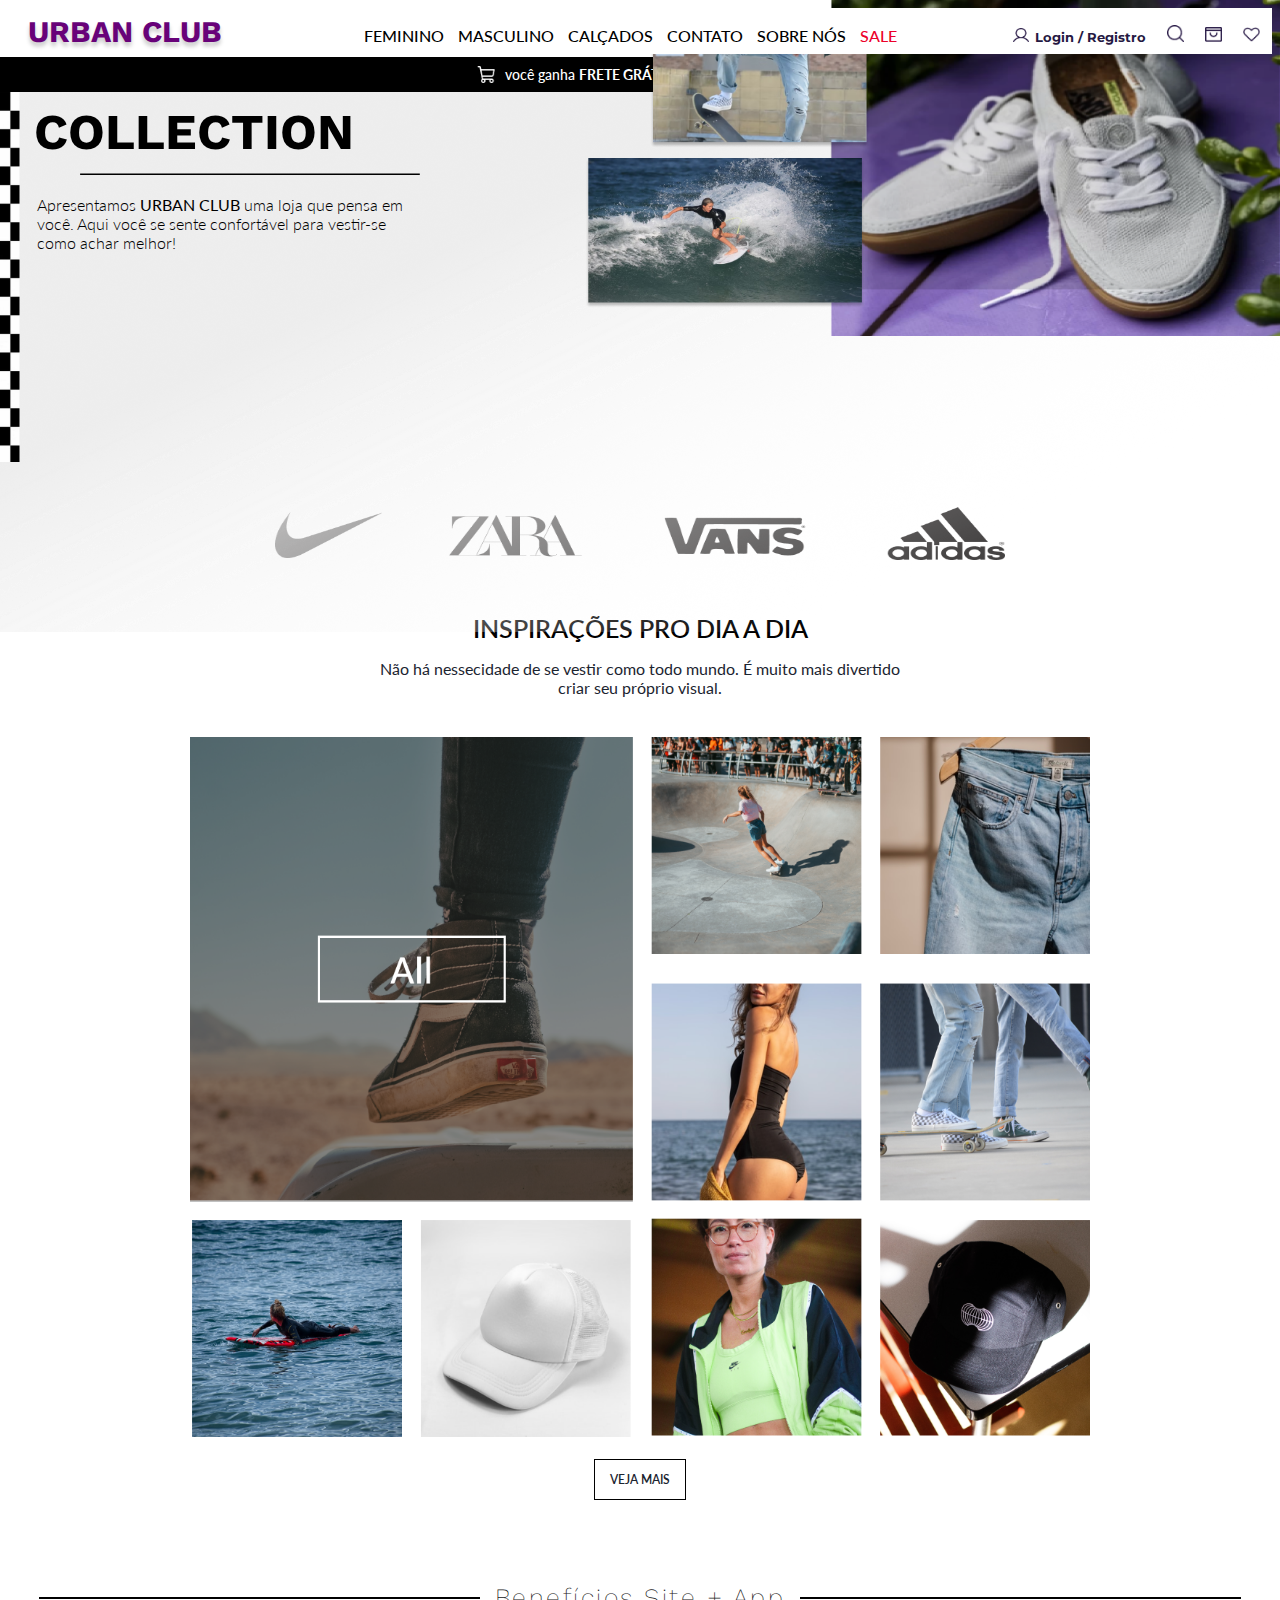
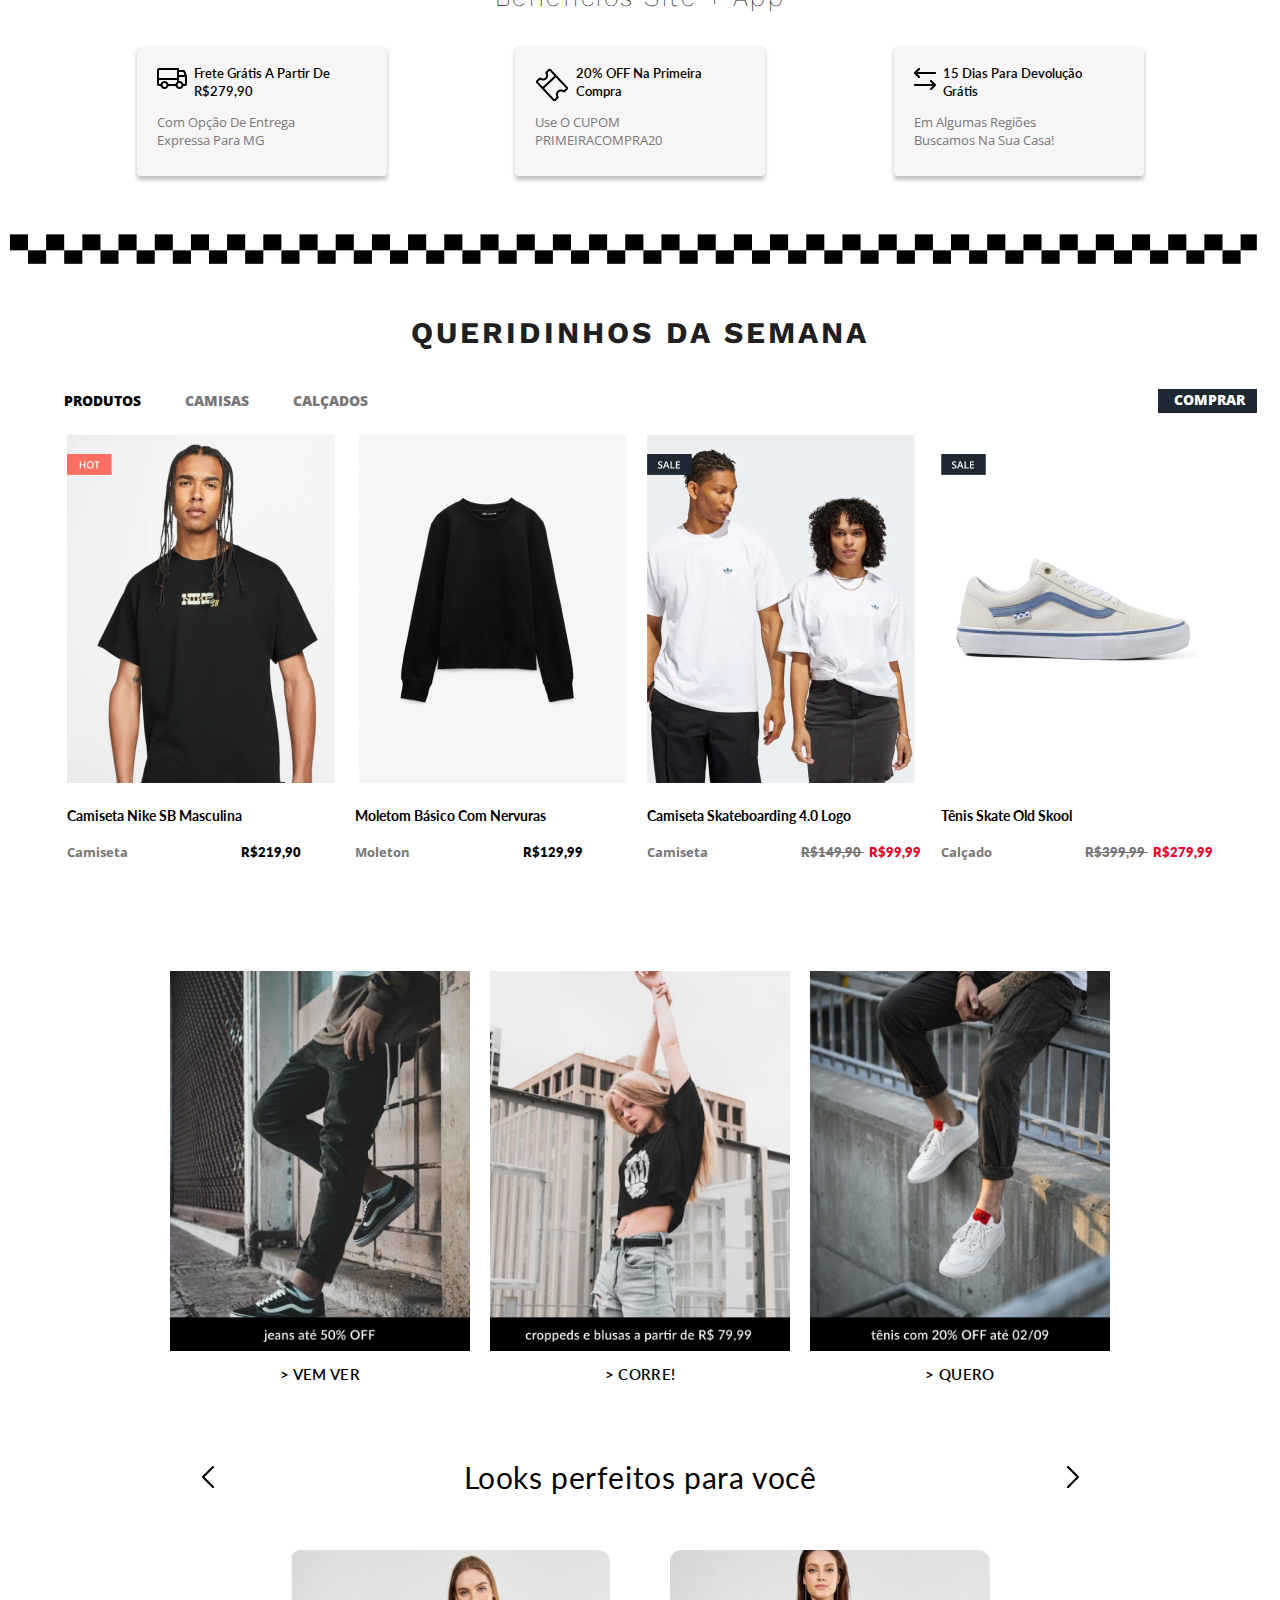
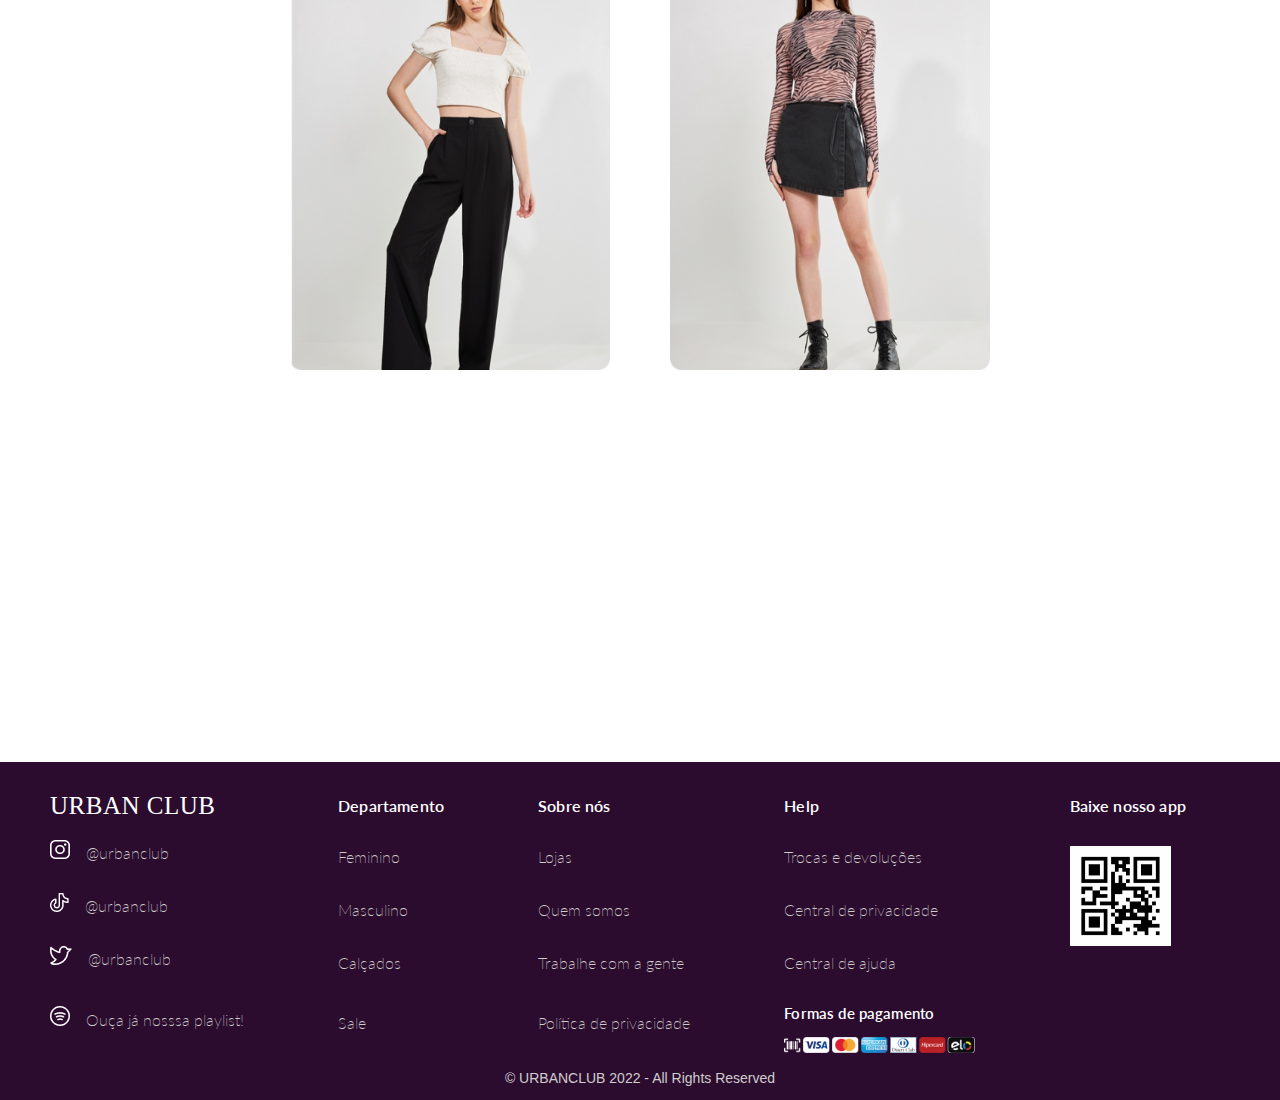
<file: index.html>
<!DOCTYPE html>
<html lang="en-pt">
<head>
    <meta charset="UTF-8">
    <meta http-equiv="X-UA-Compatible" content="IE=edge">
    <meta name="viewport" content="width=device-width, initial-scale=1.0">
    <link rel="preconnect" href="https://fonts.googleapis.com">
    <link rel="preconnect" href="https://fonts.gstatic.com" crossorigin>
    <link href="https://fonts.googleapis.com/css2?family=Work+Sans:wght@700;800&display=swap" rel="stylesheet">
    <link href="https://fonts.googleapis.com/css2?family=Lato&display=swap" rel="stylesheet">
    <link href="https://fonts.googleapis.com/css2?family=Montserrat:wght@700&display=swap" rel="stylesheet">
    <link href='https://fonts.googleapis.com/css?family=Open+Sans:400,600,300' rel='stylesheet' type='text/css'>
    <link rel="icon" type="image/x-icon" href="imgs/favicon.ico">
    <link rel="stylesheet" href="style.css">
    <title>Urban Club: Entre e conheça.</title>
</head>

<body>
<div class="grid1">

   <a href="index.html"> <h2 class="tituloDoSite"> URBAN CLUB </h2> </a>
    <div class="pages"> 
            <ul class="lista">
                <li class="l1"> <a  href="feminino.html"> FEMININO </a>  </li>
                <li class="l1"> <a href="masculino.html"> MASCULINO  </a> </li>
                <li class="l1"> <a href="calcados.html">CALÇADOS</a>  </li>
                <li class="l1"> <a href="contato.html">CONTATO </a> </li>
                <li class="l1"><a href="Quem_somos.html"> SOBRE NÓS</a>  </li>
                <li class="l1" id="sale">  <a href="sale.html"> SALE </a>  </li>
            </ul>
    </div>

    <div  class="Login">
        <ul class="lista"></ul>
            <li class="l2">
                <span> 
                    <img src="imgs/contato.png" width="16px"> <a id="login" href="page-login.html">Login / Registro</a> 
                </span>
            </li>
            <li class="l2"> <a href=""><img src="imgs/lupa.png" width="17px"></a>  </li>
            <li class="l2">  <a href=""><img src="imgs/sacola.png" width="17px"></a> </li>
            <li class="l2">  <a href=""><img src="imgs/coracao.png" width="17px"></a></li>
        </ul>
    </div>

</div>

<div class="promocao">
    <img id="carrinho" src="imgs/carrinho.png" width="18px"> 
    <p> você ganha <b>FRETE GRÁTIS</b> a partir de R$499,99 </p>
</div>

<div class="banner">
    <img id="quadriculado" src="imgs/quadriculado.png" height="370px">
    <h1 class="h1"> NEW <br> COLLECTION </h1>
    <img id="linha" src="imgs/linha.png" width="340px">
    <p class="textoInicial"> Apresentamos <b> URBAN CLUB </b> uma loja que pensa em <br> você. Aqui você se sente confortável para vestir-se <br> como achar melhor! </p>
    <img id="tenisDeCapa" src="imgs/tenisDeCapa.png" width="450px" height="378px">
    <img id="skate" src="imgs/skate.png" width="220px" height="140px">
    <img id="surf" src="imgs/surf.png" width="280px" height="150px">

</div>
 
<div id="logo"> 
    <img id='logos' src="imgs/Logo_marcas.png" width="730px" height="56px">
</div>

<div class="inspircao">
    <h4 id="tituloInspo">INSPIRAÇÕES PRO DIA A DIA</h4>
    <p id="Pinspo">Não há nessecidade de se vestir como todo mundo. É muito mais divertido <br> criar seu próprio visual. </p>
    <a href=""><img src="imgs/inspirações.png" width="900px" height="700px"> </a>   
    <div id="btnVejaMais">
        <p>VEJA MAIS</p> 
    </div>
</div>

<div class="beneficios">
    <img src="imgs/line.png" >
    <h3 class="bene"> Benefícios Site + App </h3>
    <img  id="line2" src="imgs/line.png">

</div>


<div class="caixas">
    <div class="item-caixa"> 
        <img id="vector" src="imgs/caminhao.png"> 
        <h4 id="tile">Frete Grátis A partir De<br> R$279,90 </h4>
        <p id="p"> Com opção de entrega <br> expressa para MG </p>    
    </div>

    <div class="item-caixa">
        <img id="vector" src="imgs/cupom.png"> 
         <h4 id="tile"> 20% OFF Na Primeira <br> Compra</h4>
        <p id="p"> Use O CUPOM<br> PRIMEIRACOMPRA20 </p>  
    </div>

    <div class="item-caixa"> 
        <img id="vector" src="imgs/troca.png"> 
        <h4 id="tile"> 15 Dias Para Devolução <br> Grátis </h4>
        <p id="p"> Em algumas regiões  <br> buscamos na sua casa! </p> 
    </div>

</div> 

<img id="divisao" src="imgs/quadriculadoDeitado.png">

<h2 class="queridinhos"> QUERIDINHOS DA SEMANA </h2>

<div class="categoria"> 
 <ul class="lista2">
    <li class="prod">PRODUTOS</li>
    <li class="iten">CAMISAS</li>
    <li class="iten">CALÇADOS</li>
 </ul> 

 <div class="btncomprar">⠀ COMPRAR⠀ </div>
</div>

<div class="produtos">
   <div><img class="prod1" src="imgs/produto1.png"> </div> 
   <div><img class="prod1" src="imgs/produto2.png"> </div>  
   <div><img class="prod1" src="imgs/produto3.png"> </div>  
   <div><img class="prod1" src="imgs/produto4.png"> </div> 
   
   
  <div class="tileProdutos">
    <h4> Camiseta Nike SB Masculina </h4>
    <div>
        <p id="p1"> Camiseta </p> 
        <p id="p2"> R$219,90 </p>
    </div>  
  </div>   

  <div class="tileProdutos">
    <h4> Moletom Básico Com Nervuras </h4>
    <div>
        <p id="p1"> Moleton </p> 
        <p id="p2"> R$129,99 </p>
    </div> 
  </div>  

  <div class="tileProdutos">
    <h4> Camiseta Skateboarding 4.0 Logo </h4>
    <div>
        <p id="p1"> Camiseta </p> 
        <p id="p3"> R$149,90 </p>
        <p id="p4">R$99,99 </p>
    </div> 
  </div>

  <div class="tileProdutos"> 
    <h4> Tênis Skate Old Skool </h4>
    <div>
        <p id="p1"> Calçado </p> 
        <p id="p3"> R$399,99 </p>
        <p id="p4">R$279,99</p>
    </div> 
  </div> 
</div>


<div class="imgs"> 
    <div> <img class="g" src="imgs/img1.png" width="300px" height="380px">  </div>
    <div> <img class="g" src="imgs/img2.png" width="300px" height="380px">  </div>
    <div> <img class="g" src="imgs/img3.png" width="300px" height="380px">  </div>

    <div class="h"> > VEM VER </div>
    <div class="h"> > CORRE! </div>
    <div class="h"> > QUERO </div>

</div>

<div class="looks">
    <img src="imgs/SetaEsquerda.png">
   <h2 id="looks"> Looks perfeitos para você </h2>
   <img src="imgs/SetaDireita.png">
</div>

<div class="ImgLooks"> 
    <img id="aumento" src="imgs/Look2.png" width="320px" height="420px">
    <img id="aumento" src="imgs/Look1.png" width="320px" height="420px">
</div>


<div class="footer"> 
    <div class="footer1"> 
        <div id="UC"> URBAN CLUB </div>
        <div class="tiles2"> Departamento </div>
        <div class="tiles2"> Sobre nós</div>
        <div class="tiles2"> Help </div>
        <div class="tiles2"> Baixe nosso app </div>

 

        <div id="redes">
        <span> 
            <a href="">  <img src="imgs/instagram.png"> </a>
            ⠀@urbanclub 
        </span>
        </div>
        <div> <a class="txt" href="feminino.html"> Feminino </a>  </div>
        <div> <a class="txt" href=""> Lojas </a>  </div>
        <div> <a class="txt" href=""> Trocas e devoluções </a>  </div>
        <div> </div>


        <div id="redes"> 
        <span>
          <a> <img src="imgs/tiktok.png"> </a>  
          ⠀@urbanclub
        </span>
        </div>
        <div> <a class="txt" href="masculino.html"> Masculino </a> </div>
        <div> <a class="txt" href="Quem_somos.html"> Quem somos </a>  </div>
        <div>  <a class="txt" href=""> Central de privacidade </a>  </div>
        <div> </div>



        <div id="redes"> 
        <span> 
            <a> <img src="imgs/twitter.png"> </a> 
             ⠀@urbanclub 
        </span> 
        </div>
        <div> <a class="txt" href="calcados.html"> Calçados  </a> </div>
        <div> <a class="txt" href=""> Trabalhe com a gente  </a>  </div>
        <div> <a class="txt" href=""> Central de ajuda </a>  </div>
        <div> </div>




        <div id="redes"> 
        <span> 
            <a> <img src="imgs/spotify.png"> </a> 
            ⠀Ouça já nosssa playlist! 
        </span> 
        </div>
        <div> <a class="txt" href="sale.html"> Sale </a></div>
        <div> <a class="txt" href=""> Política de privacidade </a>  </div>
        <div class="pagamento"> <p>Formas de pagamento</p> 
          <img src="imgs/pagamento.png">
        </div>
        <div class="floatimg"><img src="imgs/qrcode.png"> </div>

  
    </div>    

 <p class="ultimatxt"> © URBANCLUB 2022 - All Rights Reserved </p>

</div>



</body>
</html>
</file>
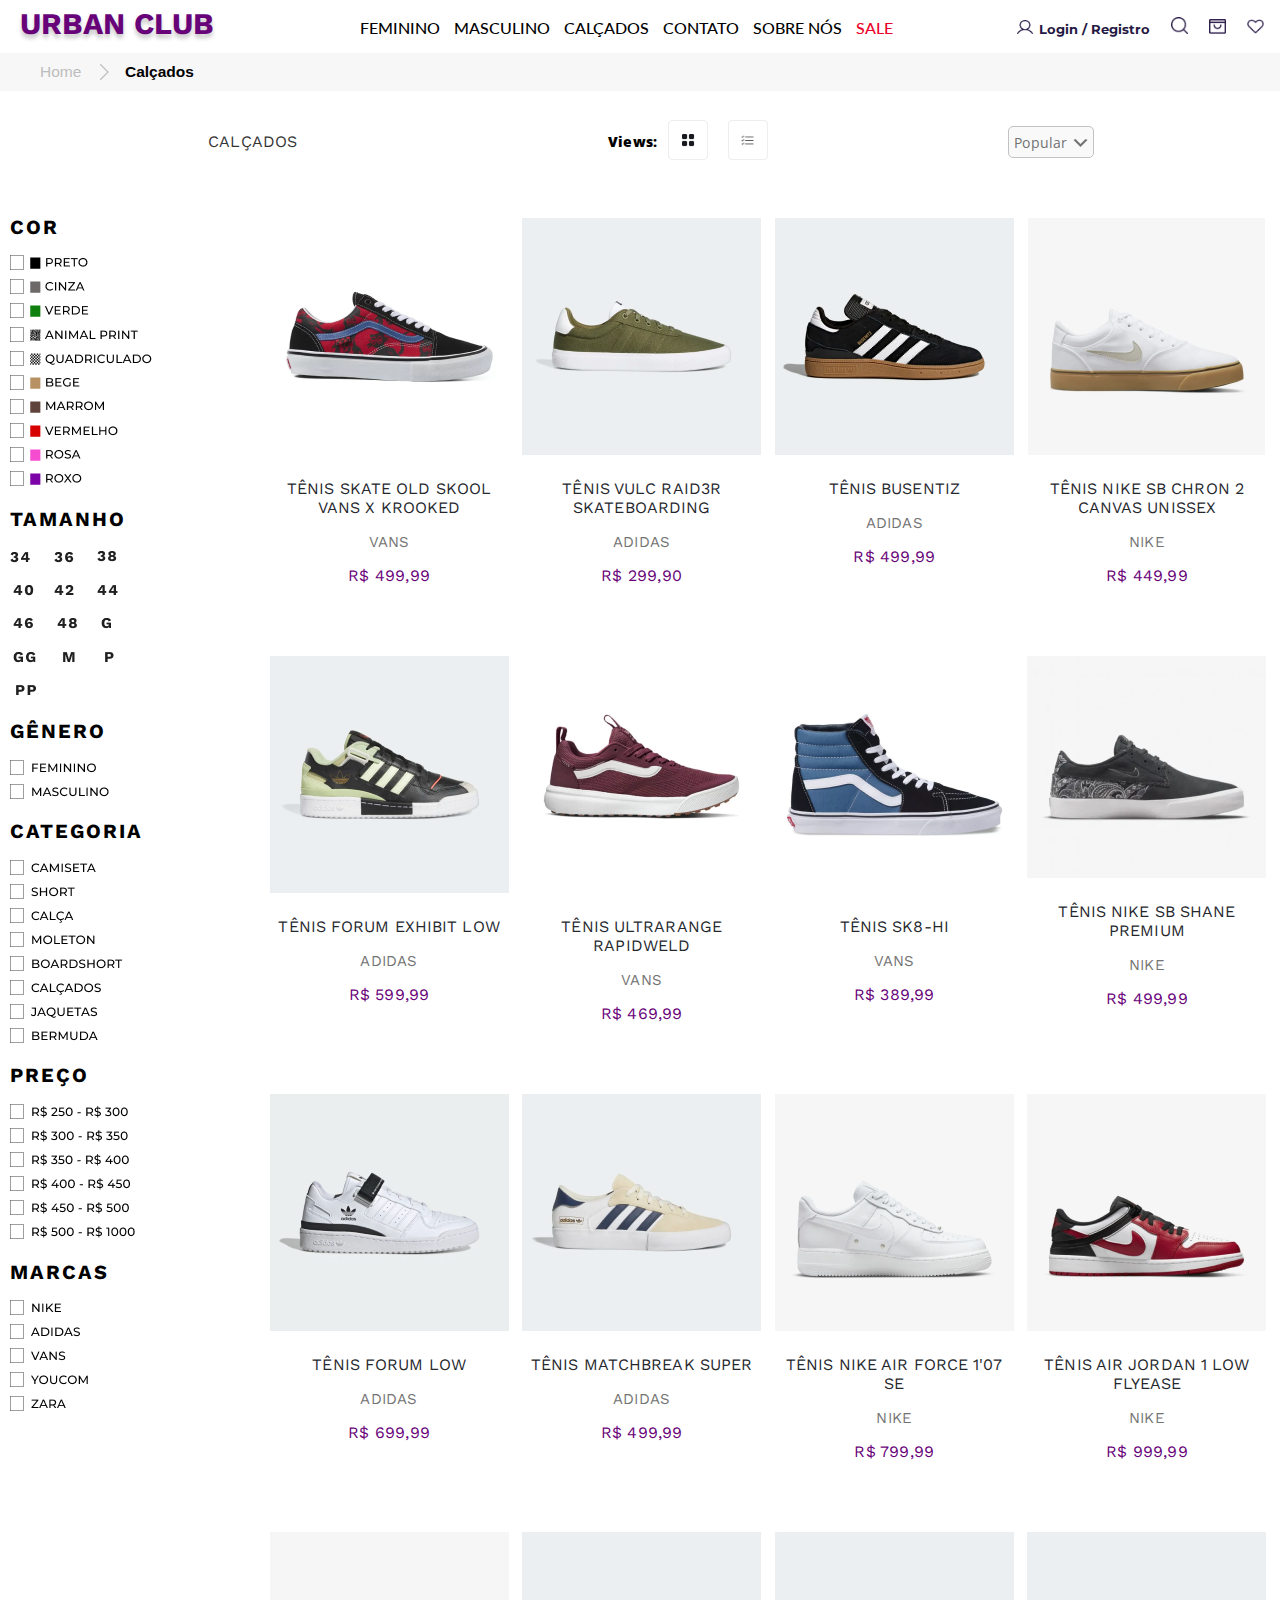
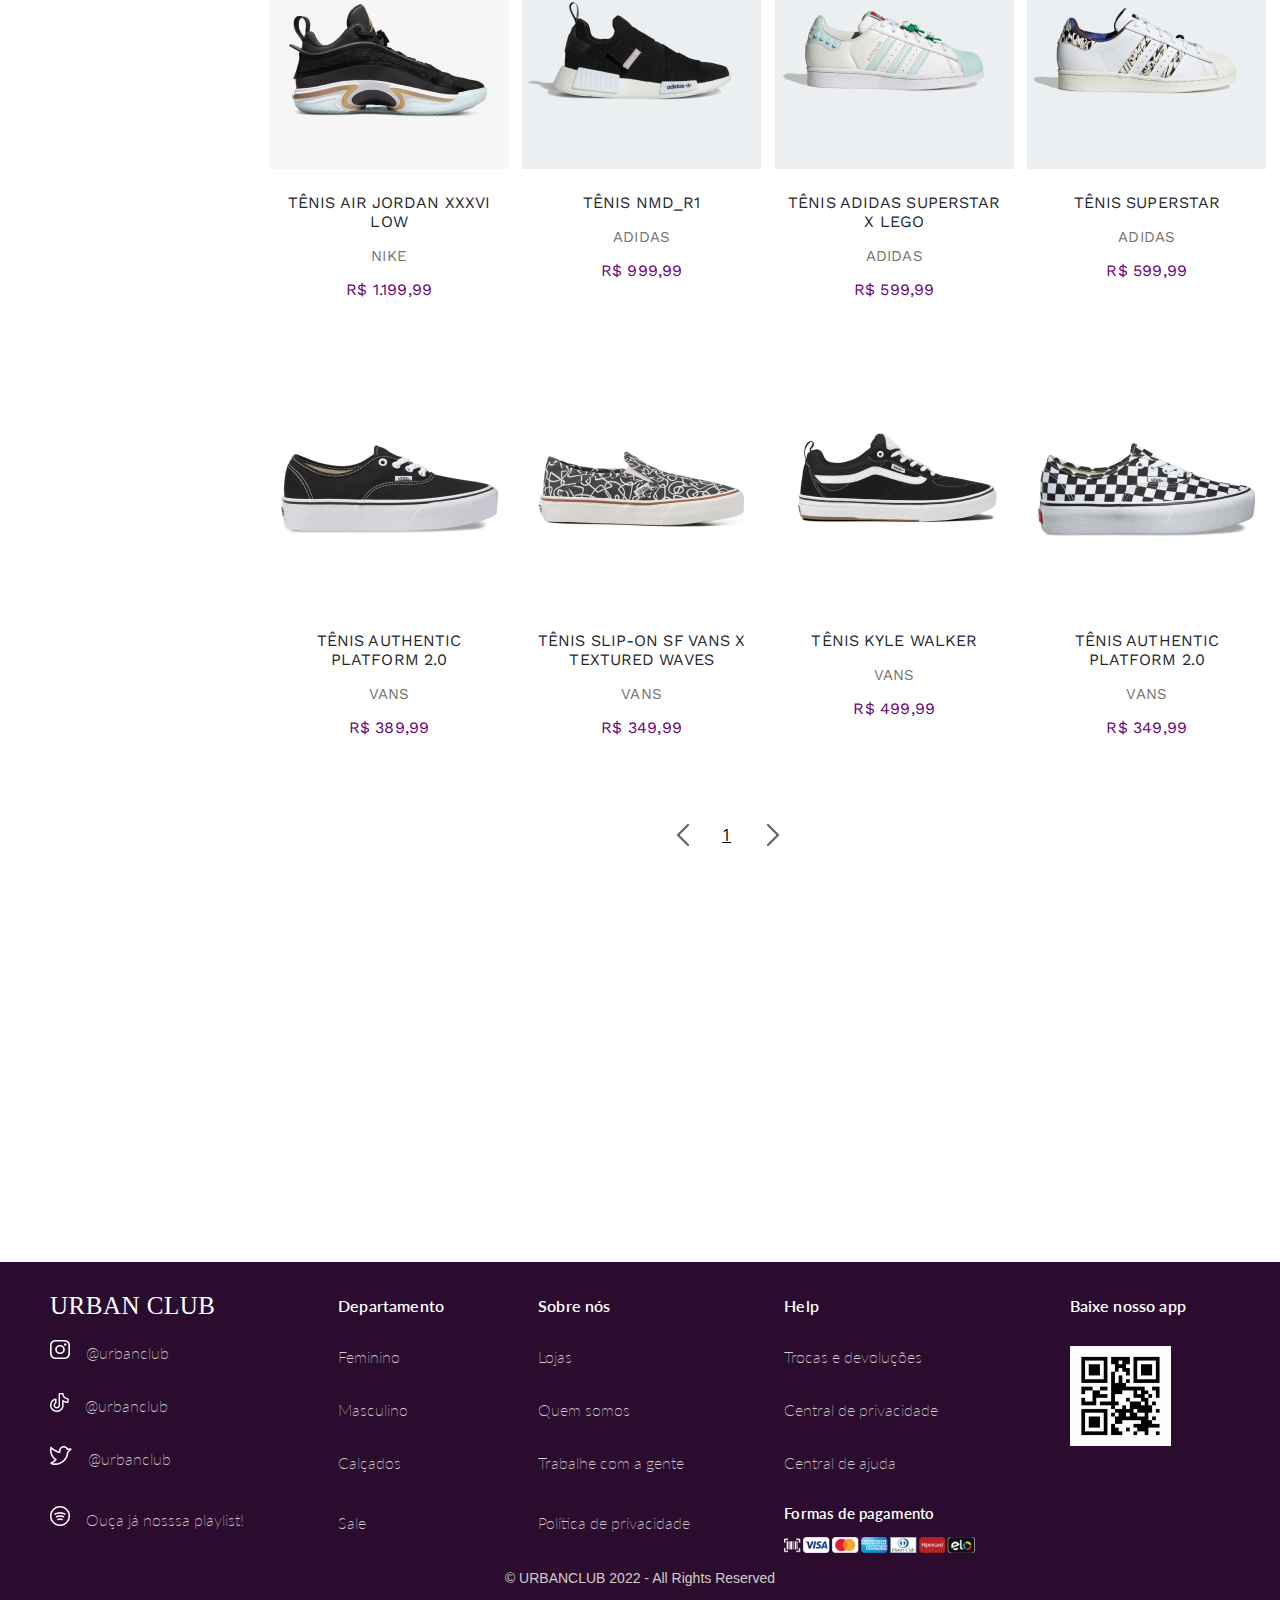
<file: calcados.html>
<!DOCTYPE html>
<html lang="en">
<head>
    <meta charset="UTF-8">
    <meta http-equiv="X-UA-Compatible" content="IE=edge">
    <meta name="viewport" content="width=device-width, initial-scale=1.0">
    <link rel="preconnect" href="https://fonts.googleapis.com">
    <link rel="preconnect" href="https://fonts.gstatic.com" crossorigin>
    <link href="https://fonts.googleapis.com/css2?family=Work+Sans:wght@700;800&display=swap" rel="stylesheet">
    <link href="https://fonts.googleapis.com/css2?family=Lato&display=swap" rel="stylesheet">
    <link href="https://fonts.googleapis.com/css2?family=Montserrat:wght@700&display=swap" rel="stylesheet">
    <link href='https://fonts.googleapis.com/css?family=Open+Sans:400,600,300' rel='stylesheet' type='text/css'>
    <link rel="icon" type="image/x-icon" href="imgs/favicon.ico">
    <link rel="stylesheet" href="calcados.css">
    <title> Calçados | Urban Club </title>

</head>
<body>
    <div class="grid1">

        <a href="index.html"> <h2 class="tituloDoSite"> URBAN CLUB </h2> 
        </a>
        <div class="pages"> 
            <ul class="lista">
                <li class="l1"> <a  href="feminino.html"> FEMININO </a>  </li>
                <li class="l1"> <a href="masculino.html"> MASCULINO  </a> </li>
                <li class="l1"> <a href="calcados.html">CALÇADOS</a>  </li>
                <li class="l1"> <a href="contato.html">CONTATO </a> </li>
                <li class="l1"><a href="Quem_somos.html"> SOBRE NÓS</a>  </li>
                <li class="l1" id="sale">  <a href="sale.html"> SALE </a>  </li>
            </ul>
        </div>
     
        <div  class="Login">
            <ul class="lista"></ul>
                <li class="l2">
                    <span> 
                        <img src="imgs/contato.png" width="16px"> <a id="login" href="page-login.html">Login / Registro</a> 
                    </span>
                </li>
                <li class="l2"> <a href=""><img src="imgs/lupa.png" width="17px"></a>  </li>
                <li class="l2">  <a href=""><img src="imgs/sacola.png" width="17px"></a> </li>
                <li class="l2">  <a href=""><img src="imgs/coracao.png" width="17px"></a></li>
            </ul>
        </div>
     
    </div>
  
    <div  class="pageInicial" > 
        <a class="pinicial" href="index.html"> Home </a>
        <img id="SetaCinza" src="imgs/SetaCinza.png">
        <a  class="Pfeminino" href="calcados.html">  Calçados </a> 
       

    </div>
   
    

    <div class="gridpecas"> 
        <div id="nossaspecas"> CALÇADOS </div>

        <div class="views"> 
            <p id="views"> Views: </p>
            <div> <img src="imgs/views1ComBorda.png" width="40px"> </div>
            <div>  <img src="imgs/views2ComBorda.png" width="40px"> </div> 
        </div>

        <div class="btnPopular"> 
           <p> Popular </p> 
           <img src="imgs/SetaCinzaBaixo.png"> 
        </div> 

    </div>

    <div class="grid-conteiner"> 
        <div> 
            <h2> COR </h2>
            <div class="colors"> <img src="imgs/color1.png"> </div>
            <div class="colors"> <img src="imgs/color2.png"> </div>
            <div class="colors"> <img src="imgs/color3.png"> </div>
            <div class="colors"> <img src="imgs/color4.png"> </div>
            <div class="colors"> <img src="imgs/color5.png"> </div>
            <div class="colors"> <img src="imgs/color6.png"> </div>
            <div class="colors"> <img src="imgs/color7.png"> </div>
            <div class="colors"> <img src="imgs/color8.png"> </div>
            <div class="colors"> <img src="imgs/color9.png"> </div>
            <div class="colors"> <img src="imgs/color10.png"> </div>

            <h2> TAMANHO </h2>
            <img id="imgtamanhos" src="imgs/tamanhos.png">

            <h2> GÊNERO </h2>
            <div class="colors"> <img src="imgs/btnfeminino.png"> </div>
            <div class="colors"> <img src="imgs/btnmasculino.png"> </div>

            <h2> CATEGORIA </h2>
            <div class="colors"> <img src="imgs/camiseta.png"> </div>
            <div class="colors"> <img src="imgs/short.png"> </div>
            <div class="colors"> <img src="imgs/calça.png"> </div>
            <div class="colors"> <img src="imgs/moleton.png"> </div>
            <div class="colors"> <img src="imgs/boardshort.png"> </div>
            <div class="colors"> <img src="imgs/calçados.png"> </div>
            <div class="colors"> <img src="imgs/jaqueta.png"> </div>
            <div class="colors"> <img src="imgs/bermuda.png"> </div>

            <h2> PREÇO </h2>
            <div class="colors"> <img src="imgs/250_300.png"> </div>
            <div class="colors"> <img src="imgs/300_350.png"> </div>
            <div class="colors"> <img src="imgs/350_400.png"> </div>
            <div class="colors"> <img src="imgs/400_450.png"> </div>
            <div class="colors"> <img src="imgs/450_500.png"> </div>
            <div class="colors"> <img src="imgs/500_1000.png"> </div>

            <h2> MARCAS </h2>
            <div class="colors"> <img src="imgs/nike.png"> </div>
            <div class="colors"> <img src="imgs/adidas.png"> </div>
            <div class="colors"> <img src="imgs/vans.png"> </div>
            <div class="colors"> <img src="imgs/youcom.png"> </div>
            <div class="colors"> <img src="imgs/zara.png"> </div>

        </div>

        <div class="grid-produtos">

            <!--PRIMEIRA LINHA -->
            <div> 
                <img id="img" src="imgs/Prod_calcados/SkateOld.png">
                <p class="titulo"> TÊNIS SKATE OLD SKOOL <BR> VANS X KROOKED </p>
                <p class="marca "> VANS </p>
                <p class="preco"> R$ 499,99 </p>
            </div>

            <div> 
                <img id="img" src="imgs/Prod_calcados/vulcRaid3r.png">
                <p class="titulo"> TÊNIS VULC RAID3R <br> SKATEBOARDING </p>
                <p class="marca "> ADIDAS </p>
                <p class="preco"> R$ 299,90 </p>
            </div> 

            <div>  
                <img id="img" src="imgs/Prod_calcados/busentiz.png">
                <p class="titulo"> TÊNIS BUSENTIZ </p>
                <p class="marca "> ADIDAS </p>
                <p class="preco"> R$ 499,99 </p>
            </div> 

            <div>  
                <img id="img" src="imgs/Prod_calcados/nikeSbChron.png">
                <p class="titulo"> TÊNIS NIKE SB CHRON 2 <br> CANVAS UNISSEX </p>
                <p class="marca "> NIKE </p>
                <p class="preco"> R$ 449,99 </p>
            </div> 

            
            <!--SEGUNDA LINHA -->
            <div>  
                <img id="img" src="imgs/Prod_calcados/forumExhibit.png">
                <p class="titulo"> TÊNIS FORUM EXHIBIT LOW </p>
                <p class="marca "> ADIDAS </p>
                <p class="preco"> R$ 599,99 </p>
            </div> 

            <div>  
                <img id="img" src="imgs/Prod_calcados/ultrarangeVinho.png">
                <p class="titulo"> TÊNIS ULTRARANGE <BR> RAPIDWELD </p>
                <p class="marca "> VANS  </p>
                <p class="preco"> R$ 469,99 </p>
            </div> 

            <div>  
                <img id="img" src="imgs/Prod_calcados/sk8_hi.png">
                <p class="titulo"> TÊNIS SK8-HI </p>
                <p class="marca "> VANS </p>
                <p class="preco"> R$ 389,99 </p>
            </div> 

            <div>  
                <img id="img" src="imgs/Prod_calcados/nikeSbShane.png">
                <p class="titulo"> TÊNIS NIKE SB SHANE <BR> PREMIUM </p>
                <p class="marca "> NIKE </p>
                <p class="preco"> R$ 499,99 </p>
            </div> 


            <!--TERCEIRA LINHA -->
            <div>  
                <img id="img" src="imgs/Prod_calcados/forumlow.png">
                <p class="titulo"> TÊNIS FORUM LOW </p>
                <p class="marca "> ADIDAS </p>
                <p class="preco"> R$ 699,99 </p>
            </div> 

            <div> 
                <img id="img" src="imgs/Prod_calcados/matchbreak.png">
                <p class="titulo"> TÊNIS MATCHBREAK SUPER </p>
                <p class="marca "> ADIDAS </p>
                <p class="preco"> R$ 499,99 </p>
            </div> 

            <div> 
                <img id="img" src="imgs/Prod_calcados/nikeAirForce1.png">
                <p class="titulo"> TÊNIS  NIKE AIR FORCE 1'07 <BR> SE </p>
                <p class="marca "> NIKE  </p>
                <p class="preco"> R$ 799,99 </p>
            </div> 

            <div> 
                <img id="img" src="imgs/Prod_calcados/airJordan1low.png">
                <p class="titulo"> TÊNIS AIR JORDAN 1 LOW <BR> FLYEASE </p>
                <p class="marca "> NIKE </p>
                <p class="preco"> R$ 999,99 </p>
            </div> 



            <!--QUARTA LINHA -->
            <div>
                <img id="img" src="imgs/Prod_calcados/airJordanxxxvi.png">
                <p class="titulo">  TÊNIS AIR  JORDAN XXXVI <BR> LOW </p>
                <p class="marca "> NIKE </p>
                <p class="preco"> R$ 1.199,99 </p>
            </div> 

            <div>
                <img id="img" src="imgs/Prod_calcados/nmd_r1.png">
                <p class="titulo"> TÊNIS NMD_R1 </p>
                <p class="marca "> ADIDAS </p>
                <p class="preco"> R$ 999,99 </p>
            </div> 

            <div> 
                <img id="img" src="imgs/Prod_calcados/superstarLego.png">
                <p class="titulo"> TÊNIS ADIDAS SUPERSTAR <BR> X LEGO </p>
                <p class="marca "> ADIDAS </p>
                <p class="preco"> R$ 599,99 </p>
            </div> 

            <div>
                <img id="img" src="imgs/Prod_calcados/superstarOnca.png">
                <p class="titulo"> TÊNIS SUPERSTAR </p>
                <p class="marca "> ADIDAS </p>
                <p class="preco"> R$ 599,99 </p>
            </div> 



            <!--QUINTA LINHA -->
            <div>
                <img id="img" src="imgs/Prod_calcados/authenticPlataform.png">
                <p class="titulo">  TÊNIS AUTHENTIC <BR> PLATFORM 2.0 </p>
                <p class="marca "> VANS </p>
                <p class="preco"> R$ 389,99 </p>
            </div> 

            <div>
                <img id="img" src="imgs/Prod_calcados/slipOnSf.png">
                <p class="titulo"> TÊNIS SLIP-ON SF VANS X <BR> TEXTURED WAVES </p>
                <p class="marca "> VANS </p>
                <p class="preco"> R$ 349,99 </p>
            </div> 

            <div> 
                <img id="img" src="imgs/Prod_calcados/kyleWalker.png">
                <p class="titulo"> TÊNIS KYLE WALKER </p>
                <p class="marca "> VANS </p>
                <p class="preco"> R$ 499,99 </p>
            </div> 

            <div>
                <img id="img" src="imgs/Prod_calcados/authenticPlataform2.png">
                <p class="titulo"> TÊNIS AUTHENTIC <BR> PLATFORM 2.0 </p>
                <p class="marca "> VANS </p>
                <p class="preco"> R$ 349,99 </p>
            </div> 
            

            <div class="setas">
                <img src="imgs/setacinzaesquerda.png">
                <p> 1 </p>
                <img src="imgs/setacinzadireita.png">
            </div> 



        </div>
        


        
    </div>



    <!--FOOTER-->

    <div class="footer"> 
        <div class="footer1"> 
            <div id="UC"> URBAN CLUB </div>
            <div class="tiles2"> Departamento </div>
            <div class="tiles2"> Sobre nós</div>
            <div class="tiles2"> Help </div>
            <div class="tiles2"> Baixe nosso app </div>
    
     
    
            <div id="redes">
            <span> 
                <a href="">  <img src="imgs/instagram.png"> </a>
                ⠀@urbanclub 
            </span>
            </div>
            <div> <a class="txt" href="feminino.html"> Feminino </a>  </div>
            <div> <a class="txt" href=""> Lojas </a>  </div>
            <div> <a class="txt" href=""> Trocas e devoluções </a>  </div>
            <div> </div>
    
    
            <div id="redes"> 
            <span>
              <a> <img src="imgs/tiktok.png"> </a>  
              ⠀@urbanclub
            </span>
            </div>
            <div> <a class="txt" href="masculino.html"> Masculino </a> </div>
            <div> <a class="txt" href="Quem_somos.html"> Quem somos </a>  </div>
            <div>  <a class="txt" href=""> Central de privacidade </a>  </div>
            <div> </div>
    
    
    
            <div id="redes"> 
            <span> 
                <a> <img src="imgs/twitter.png"> </a> 
                 ⠀@urbanclub 
            </span> 
            </div>
            <div> <a class="txt" href="calcados.html"> Calçados  </a> </div>
            <div> <a class="txt" href=""> Trabalhe com a gente  </a>  </div>
            <div> <a class="txt" href=""> Central de ajuda </a>  </div>
            <div> </div>
    
    
    
    
            <div id="redes"> 
            <span> 
                <a> <img src="imgs/spotify.png"> </a> 
                ⠀Ouça já nosssa playlist! 
            </span> 
            </div>
            <div> <a class="txt" href="sale.html"> Sale </a></div>
            <div> <a class="txt" href=""> Política de privacidade </a>  </div>
            <div class="pagamento"> <p>Formas de pagamento</p> 
              <img src="imgs/pagamento.png">
            </div>
            <div class="floatimg"><img src="imgs/qrcode.png"> </div>
    
      
        </div>    
    
     <p class="ultimatxt"> © URBANCLUB 2022 - All Rights Reserved </p>
    
    </div>



</body>
</html>
</file>
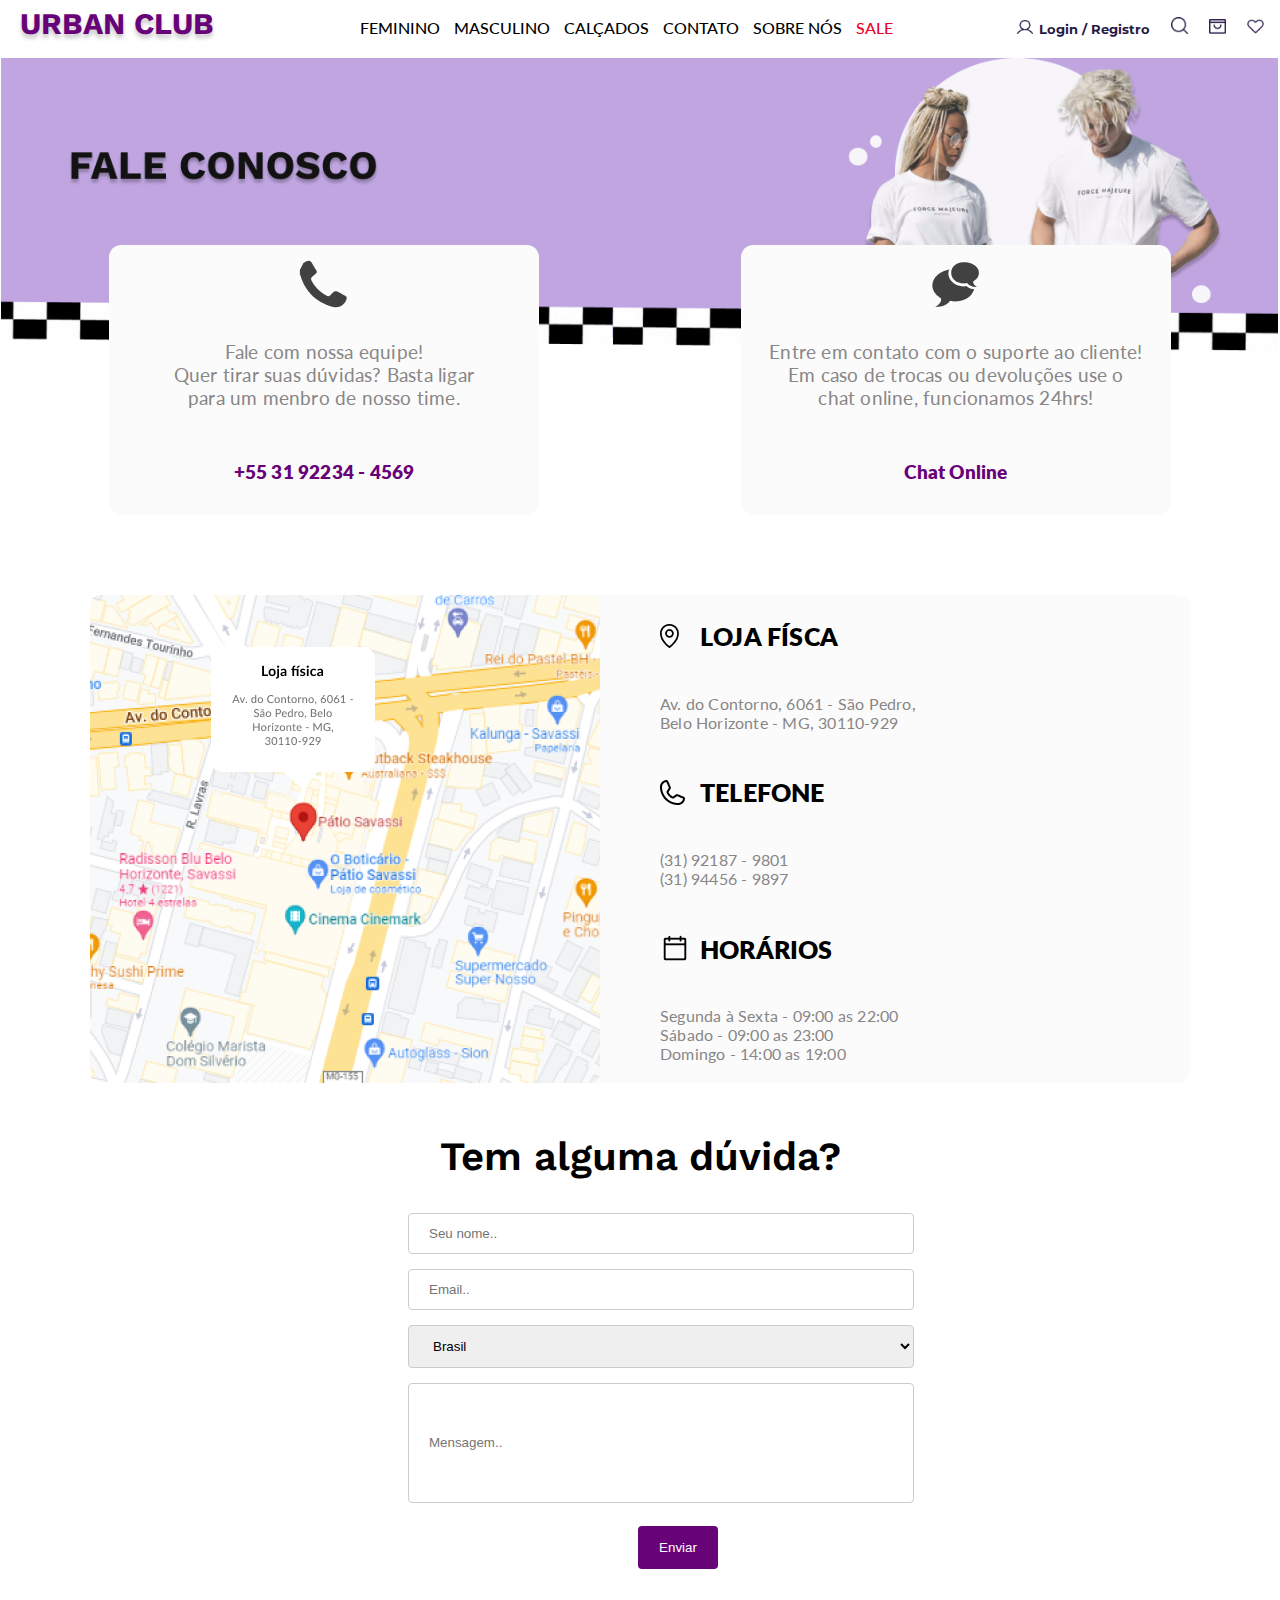
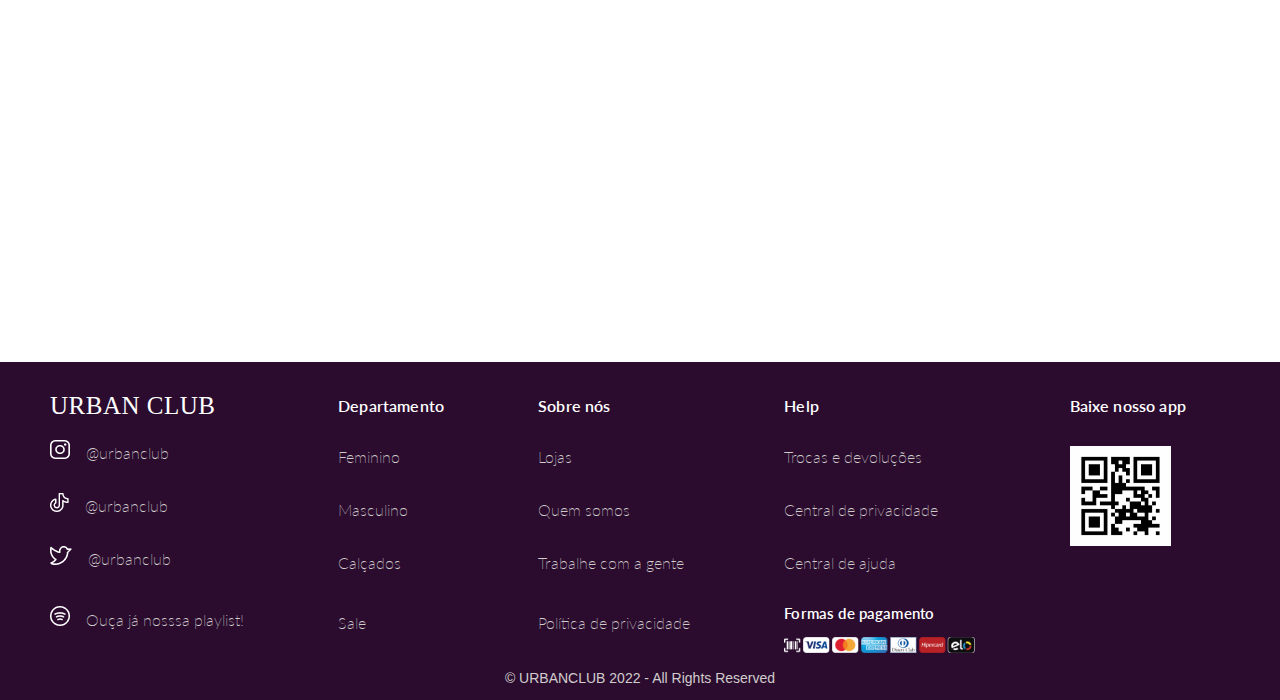
<file: contato.html>
<!DOCTYPE html>
<html lang="en">
<head>
    <meta charset="UTF-8">
    <meta http-equiv="X-UA-Compatible" content="IE=edge">
    <meta name="viewport" content="width=device-width, initial-scale=1.0">
    <link rel="preconnect" href="https://fonts.googleapis.com">
    <link rel="preconnect" href="https://fonts.gstatic.com" crossorigin>
    <link href="https://fonts.googleapis.com/css2?family=Work+Sans:wght@700;800&display=swap" rel="stylesheet">
    <link href="https://fonts.googleapis.com/css2?family=Lato&display=swap" rel="stylesheet">
    <link href="https://fonts.googleapis.com/css2?family=Montserrat:wght@700&display=swap" rel="stylesheet">
    <link href='https://fonts.googleapis.com/css?family=Open+Sans:400,600,300' rel='stylesheet' type='text/css'>
    <link rel="icon" type="image/x-icon" href="imgs/favicon.ico">
    <link rel="stylesheet" href="contato.css">
    <title> Contato | Urban Club </title>

</head>

<body>
    <div class="grid1">

        <a href="index.html"> <h2 class="tituloDoSite"> URBAN CLUB </h2> 
        </a>
        <div class="pages"> 
            <ul class="lista">
                <li class="l1"> <a  href="feminino.html"> FEMININO </a>  </li>
                <li class="l1"> <a href="masculino.html"> MASCULINO  </a> </li>
                <li class="l1"> <a href="calcados.html">CALÇADOS</a>  </li>
                <li class="l1"> <a href="contato.html">CONTATO </a> </li>
                <li class="l1"><a href="Quem_somos.html"> SOBRE NÓS</a>  </li>
                <li class="l1" id="sale">  <a href="sale.html"> SALE </a>  </li>
            </ul>
        </div>
     
        <div  class="Login">
            <ul class="lista"></ul>
                <li class="l2">
                    <span> 
                        <img src="imgs/contato.png" width="16px"> <a id="login" href="page-login.html">Login / Registro</a> 
                    </span>
                </li>
                <li class="l2"> <a href=""><img src="imgs/lupa.png" width="17px"></a>  </li>
                <li class="l2">  <a href=""><img src="imgs/sacola.png" width="17px"></a> </li>
                <li class="l2">  <a href=""><img src="imgs/coracao.png" width="17px"></a></li>
            </ul>
        </div>
     
    </div>
  
    
 <img class="banner" src="imgs/page-contato/banner.png" width="101%">  
    
      
    <div  class="caixas"> 
        <div class="item">   
            <img src="imgs/page-contato/telefoneCinza.png">  
            <p id="ptext"> Fale com nossa equipe! <br> Quer tirar suas dúvidas? Basta ligar <br> para um menbro de nosso time. </p>   
            <p id="ptext2"> +55 31 92234 - 4569 </p>    
        </div>
        <div class="item">        
            <img src="imgs/page-contato/chat.png">
            <p id="ptext"> Entre em contato com o suporte ao cliente! <br> Em caso de trocas ou devoluções use o <br>  chat online, funcionamos 24hrs! </p>
            <p id="ptext2"> Chat Online </p> 
        </div>
    </div>
 
    <div class="seila"> 
        <div class="mapa"> 
            <img src="imgs/page-contato/local.png">
            <div class="localizacao">
                <span>
                    <img class="imgicone" src="imgs/page-contato/iconelocal.png">
                    <p id="ptitulo"> LOJA FÍSCA </p> 
                </span>
                <p id="local"> Av. do Contorno, 6061 - São Pedro, <br> Belo Horizonte - MG, 30110-929 </p>

                <span>
                    <img class="imgicone" src="imgs/page-contato/telefone.png">
                    <p id="ptitulo"> TELEFONE </p>
                </span> 
                <p id="local"> (31) 92187 - 9801 <br> (31) 94456 - 9897 </p>

                <span>
                    <img class="imgicone" src="imgs/page-contato/horario.png">
                    <p id="ptitulo"> HORÁRIOS </p> 
                </span>
                <p id="local"> Segunda à Sexta  - 09:00 as 22:00 <br> Sábado - 09:00 as 23:00 <br> Domingo - 14:00 as 19:00 </p>
            </div>
        </div>
    </div>
   


    <h2 class="h2Forms"> Tem alguma dúvida?  </h2>
    <form action="/action_page.php">
        <input type="text" id="fname" name="firstname" placeholder="Seu nome..">
    
        <input type="text" id="lname" name="lastname" placeholder="Email..">

        <select id="country" name="country">
          <option value="Brasil">Brasil</option>
          <option value="Portugal">Portugal</option>
          <option value="usa">USA</option>
        </select>

        <input type="text" id="lnamel" name="lastname" placeholder="Mensagem..">
    
      
        <input type="submit" value="Enviar">
      </form>

 <!--FOOTER-->

    <div class="footer"> 
        <div class="footer1"> 
            <div id="UC"> URBAN CLUB </div>
            <div class="tiles2"> Departamento </div>
            <div class="tiles2"> Sobre nós</div>
            <div class="tiles2"> Help </div>
            <div class="tiles2"> Baixe nosso app </div>
    
     
    
            <div id="redes">
            <span> 
                <a href="">  <img src="imgs/instagram.png"> </a>
                ⠀@urbanclub 
            </span>
            </div>
            <div> <a class="txt" href="feminino.html"> Feminino </a>  </div>
            <div> <a class="txt" href=""> Lojas </a>  </div>
            <div> <a class="txt" href=""> Trocas e devoluções </a>  </div>
            <div> </div>
    
    
            <div id="redes"> 
            <span>
              <a> <img src="imgs/tiktok.png"> </a>  
              ⠀@urbanclub
            </span>
            </div>
            <div> <a class="txt" href="masculino.html"> Masculino </a> </div>
            <div> <a class="txt" href="Quem_somos.html"> Quem somos </a>  </div>
            <div>  <a class="txt" href=""> Central de privacidade </a>  </div>
            <div> </div>
    
    
    
            <div id="redes"> 
            <span> 
                <a> <img src="imgs/twitter.png"> </a> 
                 ⠀@urbanclub 
            </span> 
            </div>
            <div> <a class="txt" href="calcados.html"> Calçados  </a> </div>
            <div> <a class="txt" href=""> Trabalhe com a gente  </a>  </div>
            <div> <a class="txt" href=""> Central de ajuda </a>  </div>
            <div> </div>
    
    
    
    
            <div id="redes"> 
            <span> 
                <a> <img src="imgs/spotify.png"> </a> 
                ⠀Ouça já nosssa playlist! 
            </span> 
            </div>
            <div> <a class="txt" href="sale.html"> Sale </a></div>
            <div> <a class="txt" href=""> Política de privacidade </a>  </div>
            <div class="pagamento"> <p>Formas de pagamento</p> 
              <img src="imgs/pagamento.png">
            </div>
            <div class="floatimg"><img src="imgs/qrcode.png"> </div>
    
      
        </div>    
    
        <p class="ultimatxt"> © URBANCLUB 2022 - All Rights Reserved </p>
    
    </div>



</body>
</html>
</file>
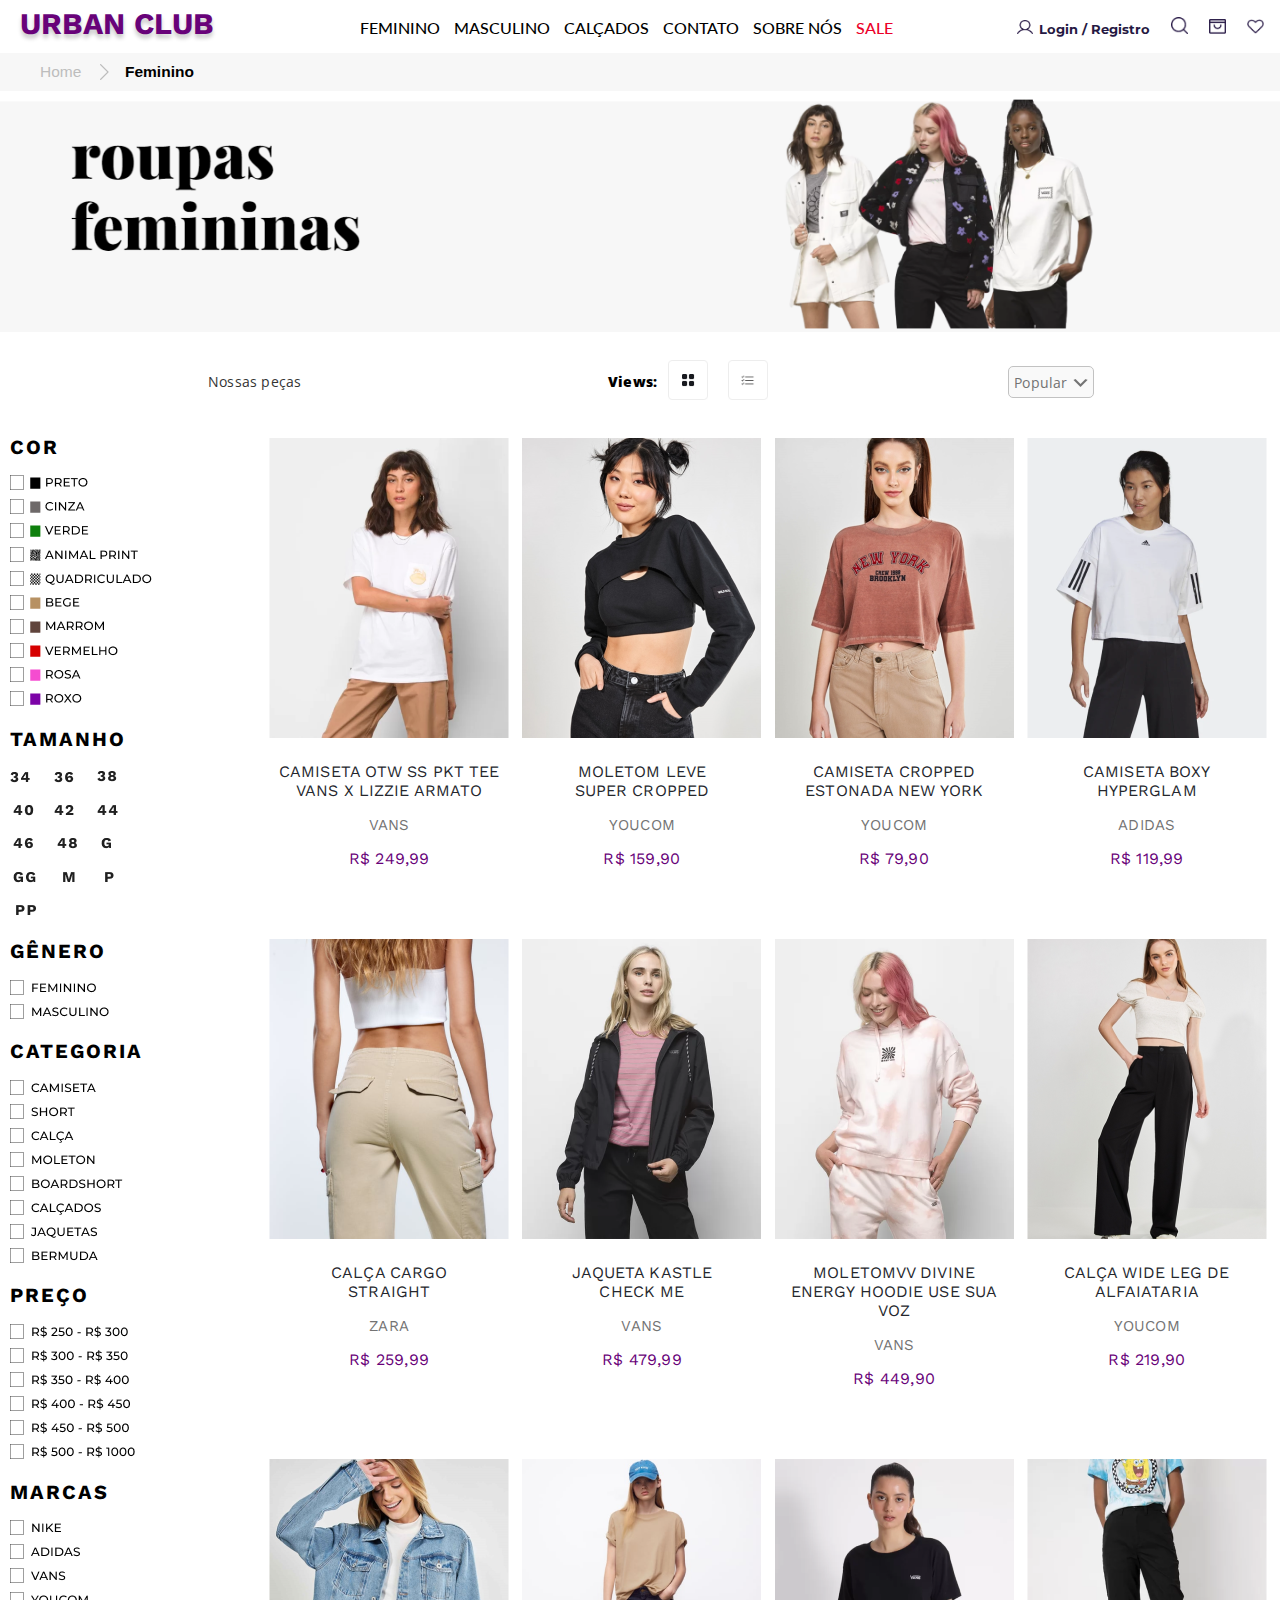
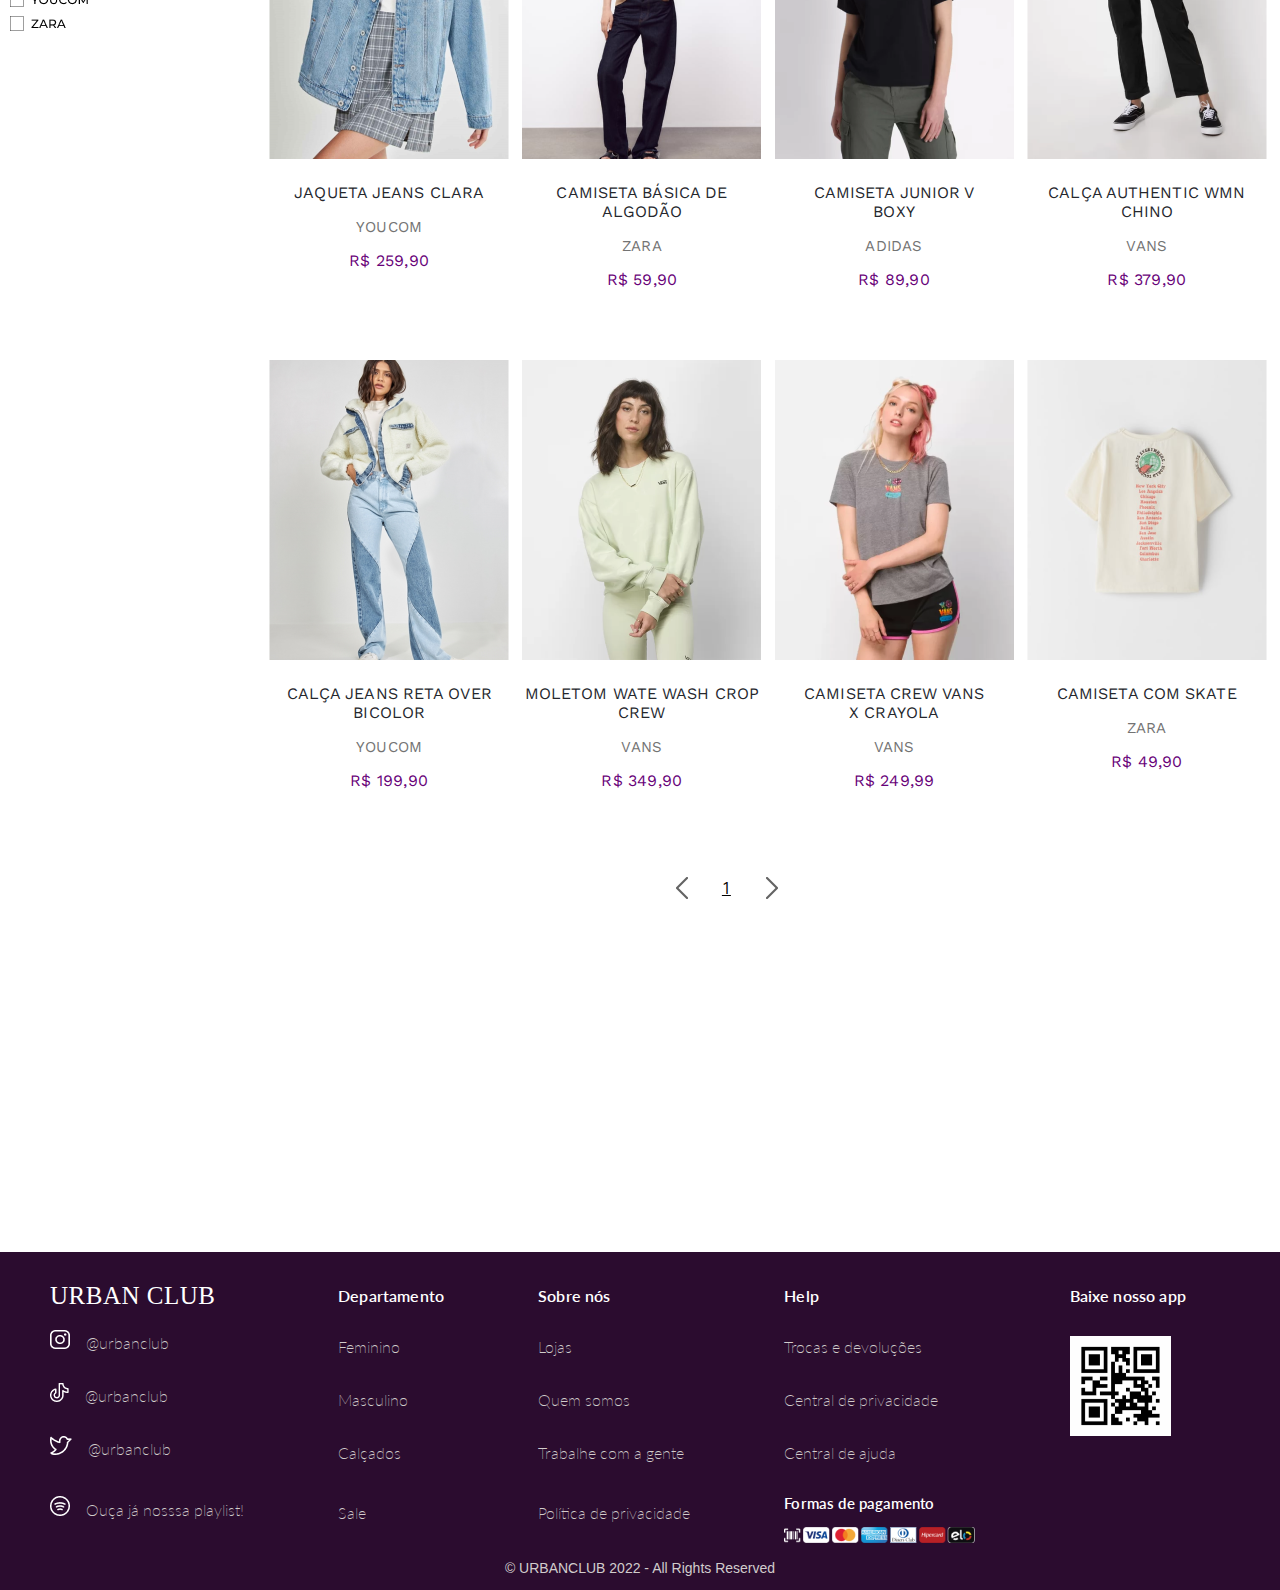
<file: feminino.html>
<!DOCTYPE html>
<html lang="en">
<head>
    <meta charset="UTF-8">
    <meta http-equiv="X-UA-Compatible" content="IE=edge">
    <meta name="viewport" content="width=device-width, initial-scale=1.0">
    <link rel="preconnect" href="https://fonts.googleapis.com">
    <link rel="preconnect" href="https://fonts.gstatic.com" crossorigin>
    <link href="https://fonts.googleapis.com/css2?family=Work+Sans:wght@700;800&display=swap" rel="stylesheet">
    <link href="https://fonts.googleapis.com/css2?family=Lato&display=swap" rel="stylesheet">
    <link href="https://fonts.googleapis.com/css2?family=Montserrat:wght@700&display=swap" rel="stylesheet">
    <link href='https://fonts.googleapis.com/css?family=Open+Sans:400,600,300' rel='stylesheet' type='text/css'>
    <link rel="icon" type="image/x-icon" href="imgs/favicon.ico">
    <link rel="stylesheet" href="feminino.css">
    <title>Feminino | Urban Club </title>

</head>
<body>
    <div class="grid1">

        <a href="index.html"> <h2 class="tituloDoSite"> URBAN CLUB </h2> 
        </a>
        <div class="pages"> 
            <ul class="lista">
                <li class="l1"> <a  href="feminino.html"> FEMININO </a>  </li>
                <li class="l1"> <a href="masculino.html"> MASCULINO  </a> </li>
                <li class="l1"> <a href="calcados.html">CALÇADOS</a>  </li>
                <li class="l1"> <a href="contato.html">CONTATO </a> </li>
                <li class="l1"><a href="Quem_somos.html"> SOBRE NÓS</a>  </li>
                <li class="l1" id="sale">  <a href="sale.html"> SALE </a>  </li>
            </ul>
        </div>
     
        <div  class="Login">
            <ul class="lista"></ul>
                <li class="l2">
                    <span> 
                        <img src="imgs/contato.png" width="16px"> <a id="login" href="page-login.html">Login / Registro</a> 
                    </span>
                </li>
                <li class="l2"> <a href=""><img src="imgs/lupa.png" width="17px"></a>  </li>
                <li class="l2">  <a href=""><img src="imgs/sacola.png" width="17px"></a> </li>
                <li class="l2">  <a href=""><img src="imgs/coracao.png" width="17px"></a></li>
            </ul>
        </div>
     
    </div>
  
    <div  class="pageInicial" > 
        <a class="pinicial" href="index.html"> Home </a>
        <img id="SetaCinza" src="imgs/SetaCinza.png">
        <a  class="Pfeminino" href="feminino.html">  Feminino </a> 
       

    </div>
   
    <div class="roupasfemininas"> 
        <img class="imgroupasfemininas" src="imgs/RoupasFemininas.png">  
    </div>

    <div class="gridpecas"> 
        <div id="nossaspecas"> Nossas peças </div>

        <div class="views"> 
            <p id="views"> Views: </p>
            <div> <img src="imgs/views1ComBorda.png" width="40px"> </div>
            <div>  <img src="imgs/views2ComBorda.png" width="40px"> </div> 
        </div>

        <div class="btnPopular"> 
           <p> Popular </p> 
           <img src="imgs/SetaCinzaBaixo.png"> 
        </div> 

    </div>
   
    <div class="grid-conteiner"> 
        <div> 
            <h2> COR </h2>
            <div class="colors"> <img src="imgs/color1.png"> </div>
            <div class="colors"> <img src="imgs/color2.png"> </div>
            <div class="colors"> <img src="imgs/color3.png"> </div>
            <div class="colors"> <img src="imgs/color4.png"> </div>
            <div class="colors"> <img src="imgs/color5.png"> </div>
            <div class="colors"> <img src="imgs/color6.png"> </div>
            <div class="colors"> <img src="imgs/color7.png"> </div>
            <div class="colors"> <img src="imgs/color8.png"> </div>
            <div class="colors"> <img src="imgs/color9.png"> </div>
            <div class="colors"> <img src="imgs/color10.png"> </div>

            <h2> TAMANHO </h2>
            <img id="imgtamanhos" src="imgs/tamanhos.png">

            <h2> GÊNERO </h2>
            <div class="colors"> <img src="imgs/btnfeminino.png"> </div>
            <div class="colors"> <img src="imgs/btnmasculino.png"> </div>

            <h2> CATEGORIA </h2>
            <div class="colors"> <img src="imgs/camiseta.png"> </div>
            <div class="colors"> <img src="imgs/short.png"> </div>
            <div class="colors"> <img src="imgs/calça.png"> </div>
            <div class="colors"> <img src="imgs/moleton.png"> </div>
            <div class="colors"> <img src="imgs/boardshort.png"> </div>
            <div class="colors"> <img src="imgs/calçados.png"> </div>
            <div class="colors"> <img src="imgs/jaqueta.png"> </div>
            <div class="colors"> <img src="imgs/bermuda.png"> </div>

            <h2> PREÇO </h2>
            <div class="colors"> <img src="imgs/250_300.png"> </div>
            <div class="colors"> <img src="imgs/300_350.png"> </div>
            <div class="colors"> <img src="imgs/350_400.png"> </div>
            <div class="colors"> <img src="imgs/400_450.png"> </div>
            <div class="colors"> <img src="imgs/450_500.png"> </div>
            <div class="colors"> <img src="imgs/500_1000.png"> </div>

            <h2> MARCAS </h2>
            <div class="colors"> <img src="imgs/nike.png"> </div>
            <div class="colors"> <img src="imgs/adidas.png"> </div>
            <div class="colors"> <img src="imgs/vans.png"> </div>
            <div class="colors"> <img src="imgs/youcom.png"> </div>
            <div class="colors"> <img src="imgs/zara.png"> </div>

        </div>

        <div class="grid-produtos">

            <!--PRIMEIRA LINHA -->
            <div> 
                <img id="img" src="imgs/Prod_feminino/camisetaotw.png">
                <p class="titulo"> CAMISETA OTW SS PKT TEE <BR> VANS X LIZZIE ARMATO </p>
                <p class="marca "> VANS </p>
                <p class="preco"> R$ 249,99 </p>
            </div>

            <div> 
                <img id="img" src="imgs/Prod_feminino/moletonleve.png">
                <p class="titulo"> MOLETOM LEVE <br> SUPER CROPPED </p>
                <p class="marca "> YOUCOM </p>
                <p class="preco"> R$ 159,90 </p>
            </div> 

            <div>  
                <img id="img" src="imgs/Prod_feminino/croppedny.png">
                <p class="titulo"> CAMISETA CROPPED <br> ESTONADA NEW YORK </p>
                <p class="marca "> YOUCOM </p>
                <p class="preco"> R$ 79,90 </p>
            </div> 

            <div>  
                <img id="img" src="imgs/Prod_feminino/camisetaboxy.png">
                <p class="titulo"> CAMISETA BOXY <br> HYPERGLAM </p>
                <p class="marca "> ADIDAS </p>
                <p class="preco"> R$ 119,99 </p>
            </div> 

            
            <!--SEGUNDA LINHA -->
            <div>  
                <img id="img" src="imgs/Prod_feminino/calcaCargo.png">
                <p class="titulo"> CALÇA CARGO <br> STRAIGHT </p>
                <p class="marca "> ZARA </p>
                <p class="preco"> R$ 259,99 </p>
            </div> 

            <div>  
                <img id="img" src="imgs/Prod_feminino/jaquetaKastle.png">
                <p class="titulo"> JAQUETA KASTLE <BR> CHECK ME </p>
                <p class="marca "> VANS </p>
                <p class="preco"> R$ 479,99 </p>
            </div> 

            <div>  
                <img id="img" src="imgs/Prod_feminino/moletomvv.png">
                <p class="titulo"> MOLETOMVV DIVINE <BR> ENERGY HOODIE USE SUA <BR> VOZ </p>
                <p class="marca "> VANS </p>
                <p class="preco"> R$ 449,90 </p>
            </div> 

            <div>  
                <img id="img" src="imgs/Prod_feminino/calcawideleg.png">
                <p class="titulo"> CALÇA WIDE LEG DE <BR> ALFAIATARIA </p>
                <p class="marca "> YOUCOM </p>
                <p class="preco"> R$ 219,90 </p>
            </div> 


            <!--TERCEIRA LINHA -->
            <div>  
                <img id="img" src="imgs/Prod_feminino/jaquetaJeans.png">
                <p class="titulo"> JAQUETA JEANS CLARA </p>
                <p class="marca "> YOUCOM </p>
                <p class="preco"> R$ 259,90 </p>
            </div> 

            <div> 
                <img id="img" src="imgs/Prod_feminino/camisetaBasica.png">
                <p class="titulo"> CAMISETA BÁSICA DE <BR> ALGODÃO </p>
                <p class="marca "> ZARA </p>
                <p class="preco"> R$ 59,90 </p>
            </div> 

            <div> 
                <img id="img" src="imgs/Prod_feminino/camisetaJunior.png">
                <p class="titulo"> CAMISETA JUNIOR V  <BR> BOXY </p>
                <p class="marca "> ADIDAS </p>
                <p class="preco"> R$ 89,90 </p>
            </div> 

            <div> 
                <img id="img" src="imgs/Prod_feminino/calcaauthentic.png">
                <p class="titulo"> CALÇA AUTHENTIC WMN <BR> CHINO </p>
                <p class="marca "> VANS </p>
                <p class="preco"> R$ 379,90 </p>
            </div> 



            <!--QUARTA LINHA -->
            <div>
                <img id="img" src="imgs/Prod_feminino/calcajeansreta.png">
                <p class="titulo"> CALÇA JEANS RETA OVER <BR> BICOLOR </p>
                <p class="marca "> YOUCOM </p>
                <p class="preco"> R$ 199,90 </p>
            </div> 

            <div>
                <img id="img" src="imgs/Prod_feminino/moletomwash.png">
                <p class="titulo"> MOLETOM WATE WASH CROP <BR> CREW </p>
                <p class="marca "> VANS </p>
                <p class="preco"> R$ 349,90 </p>
            </div> 

            <div> 
                <img id="img" src="imgs/Prod_feminino/camisetaCrew.png">
                <p class="titulo"> CAMISETA CREW VANS <BR> X CRAYOLA </p>
                <p class="marca "> VANS </p>
                <p class="preco"> R$ 249,99 </p>
            </div> 

            <div>
                <img id="img" src="imgs/Prod_feminino/camisetaComSkate.png">
                <p class="titulo"> CAMISETA COM SKATE </p>
                <p class="marca "> ZARA </p>
                <p class="preco"> R$ 49,90 </p>
            </div> 

            <div class="setas">
                <img src="imgs/setacinzaesquerda.png">
                <p> 1 </p>
                <img src="imgs/setacinzadireita.png">
            </div> 



        </div>
        


        
    </div>

    
   






    <!--FOOTER-->

    <div class="footer"> 
        <div class="footer1"> 
            <div id="UC"> URBAN CLUB </div>
            <div class="tiles2"> Departamento </div>
            <div class="tiles2"> Sobre nós</div>
            <div class="tiles2"> Help </div>
            <div class="tiles2"> Baixe nosso app </div>
    
     
    
            <div id="redes">
            <span> 
                <a href="">  <img src="imgs/instagram.png"> </a>
                ⠀@urbanclub 
            </span>
            </div>
            <div> <a class="txt" href="feminino.html"> Feminino </a>  </div>
            <div> <a class="txt" href=""> Lojas </a>  </div>
            <div> <a class="txt" href=""> Trocas e devoluções </a>  </div>
            <div> </div>
    
    
            <div id="redes"> 
            <span>
              <a> <img src="imgs/tiktok.png"> </a>  
              ⠀@urbanclub
            </span>
            </div>
            <div> <a class="txt" href="masculino.html"> Masculino </a> </div>
            <div> <a class="txt" href="Quem_somos.html"> Quem somos </a>  </div>
            <div>  <a class="txt" href=""> Central de privacidade </a>  </div>
            <div> </div>
    
    
    
            <div id="redes"> 
            <span> 
                <a> <img src="imgs/twitter.png"> </a> 
                 ⠀@urbanclub 
            </span> 
            </div>
            <div> <a class="txt" href="calcados.html"> Calçados  </a> </div>
            <div> <a class="txt" href=""> Trabalhe com a gente  </a>  </div>
            <div> <a class="txt" href=""> Central de ajuda </a>  </div>
            <div> </div>
    
    
    
    
            <div id="redes"> 
            <span> 
                <a> <img src="imgs/spotify.png"> </a> 
                ⠀Ouça já nosssa playlist! 
            </span> 
            </div>
            <div> <a class="txt" href="sale.html"> Sale </a></div>
            <div> <a class="txt" href=""> Política de privacidade </a>  </div>
            <div class="pagamento"> <p>Formas de pagamento</p> 
              <img src="imgs/pagamento.png">
            </div>
            <div class="floatimg"><img src="imgs/qrcode.png"> </div>
    
      
        </div>    
    
     <p class="ultimatxt"> © URBANCLUB 2022 - All Rights Reserved </p>
    
    </div>



</body>
</html>
</file>
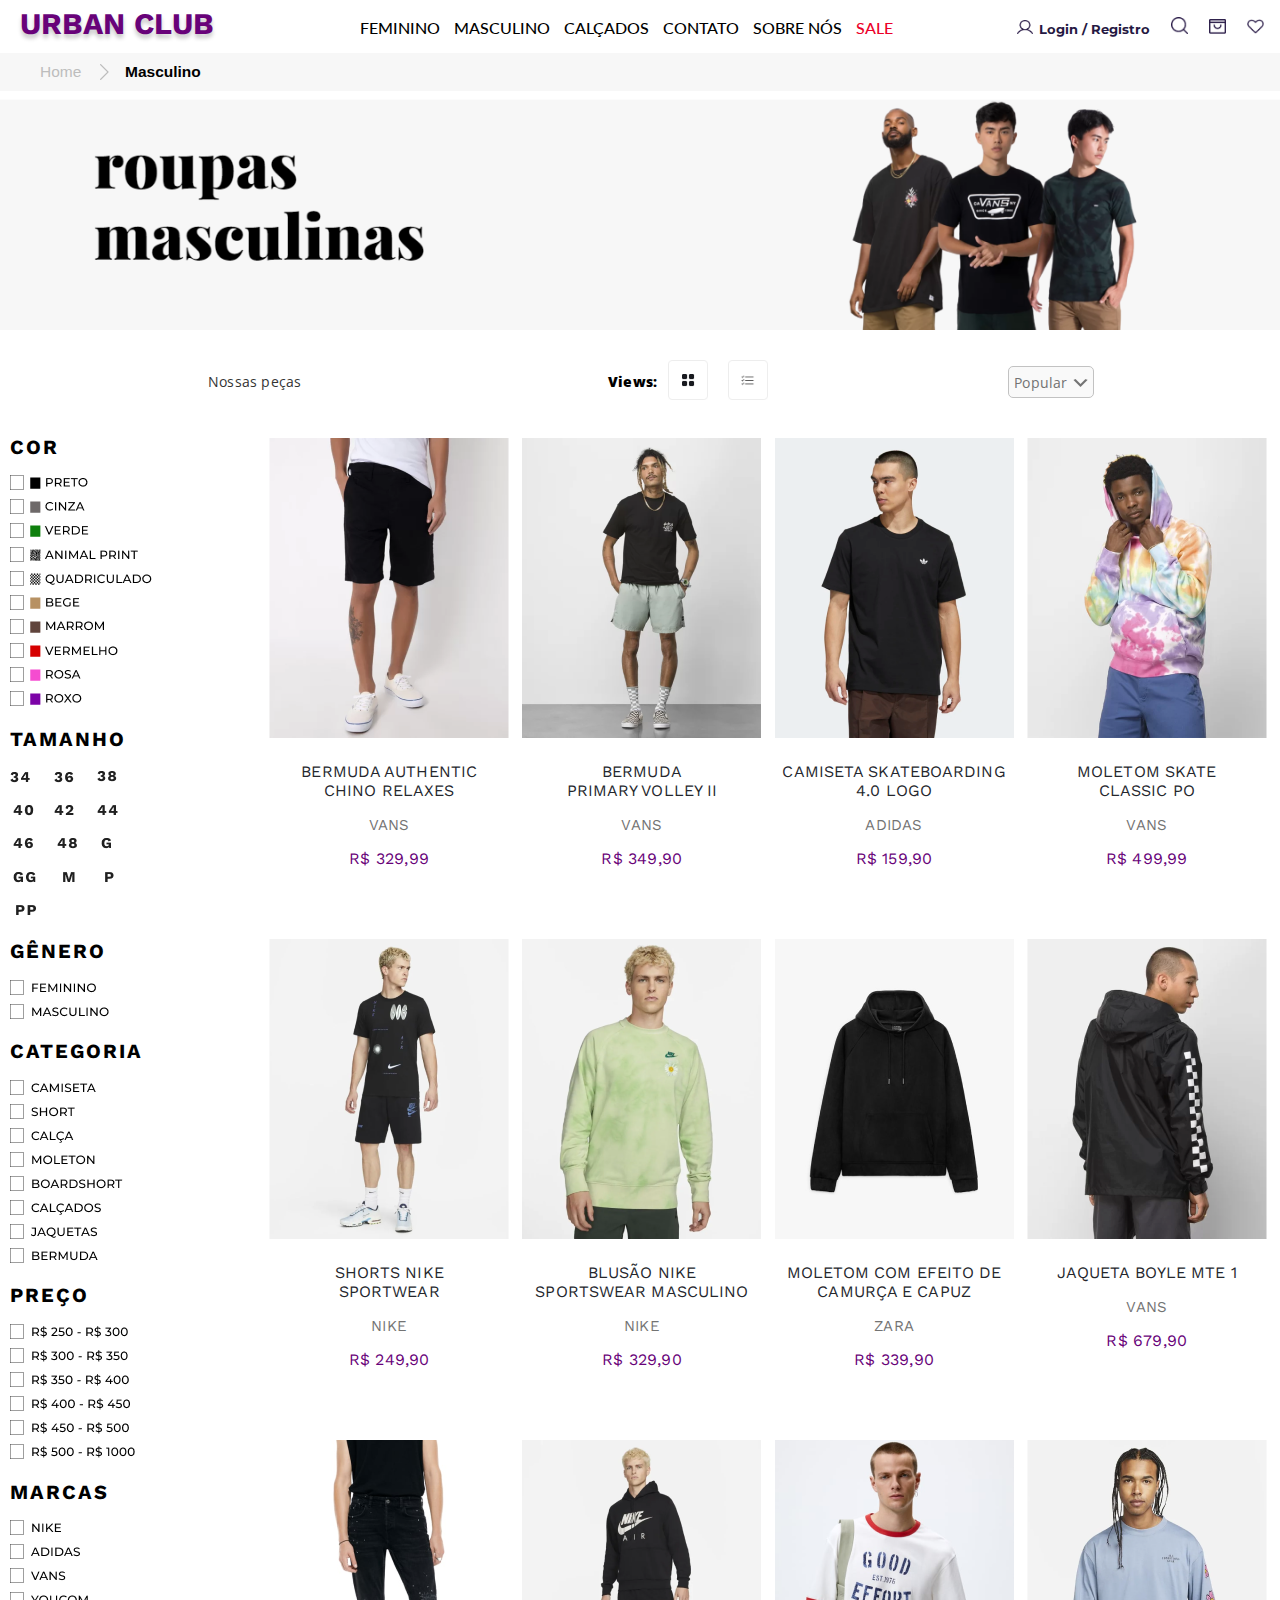
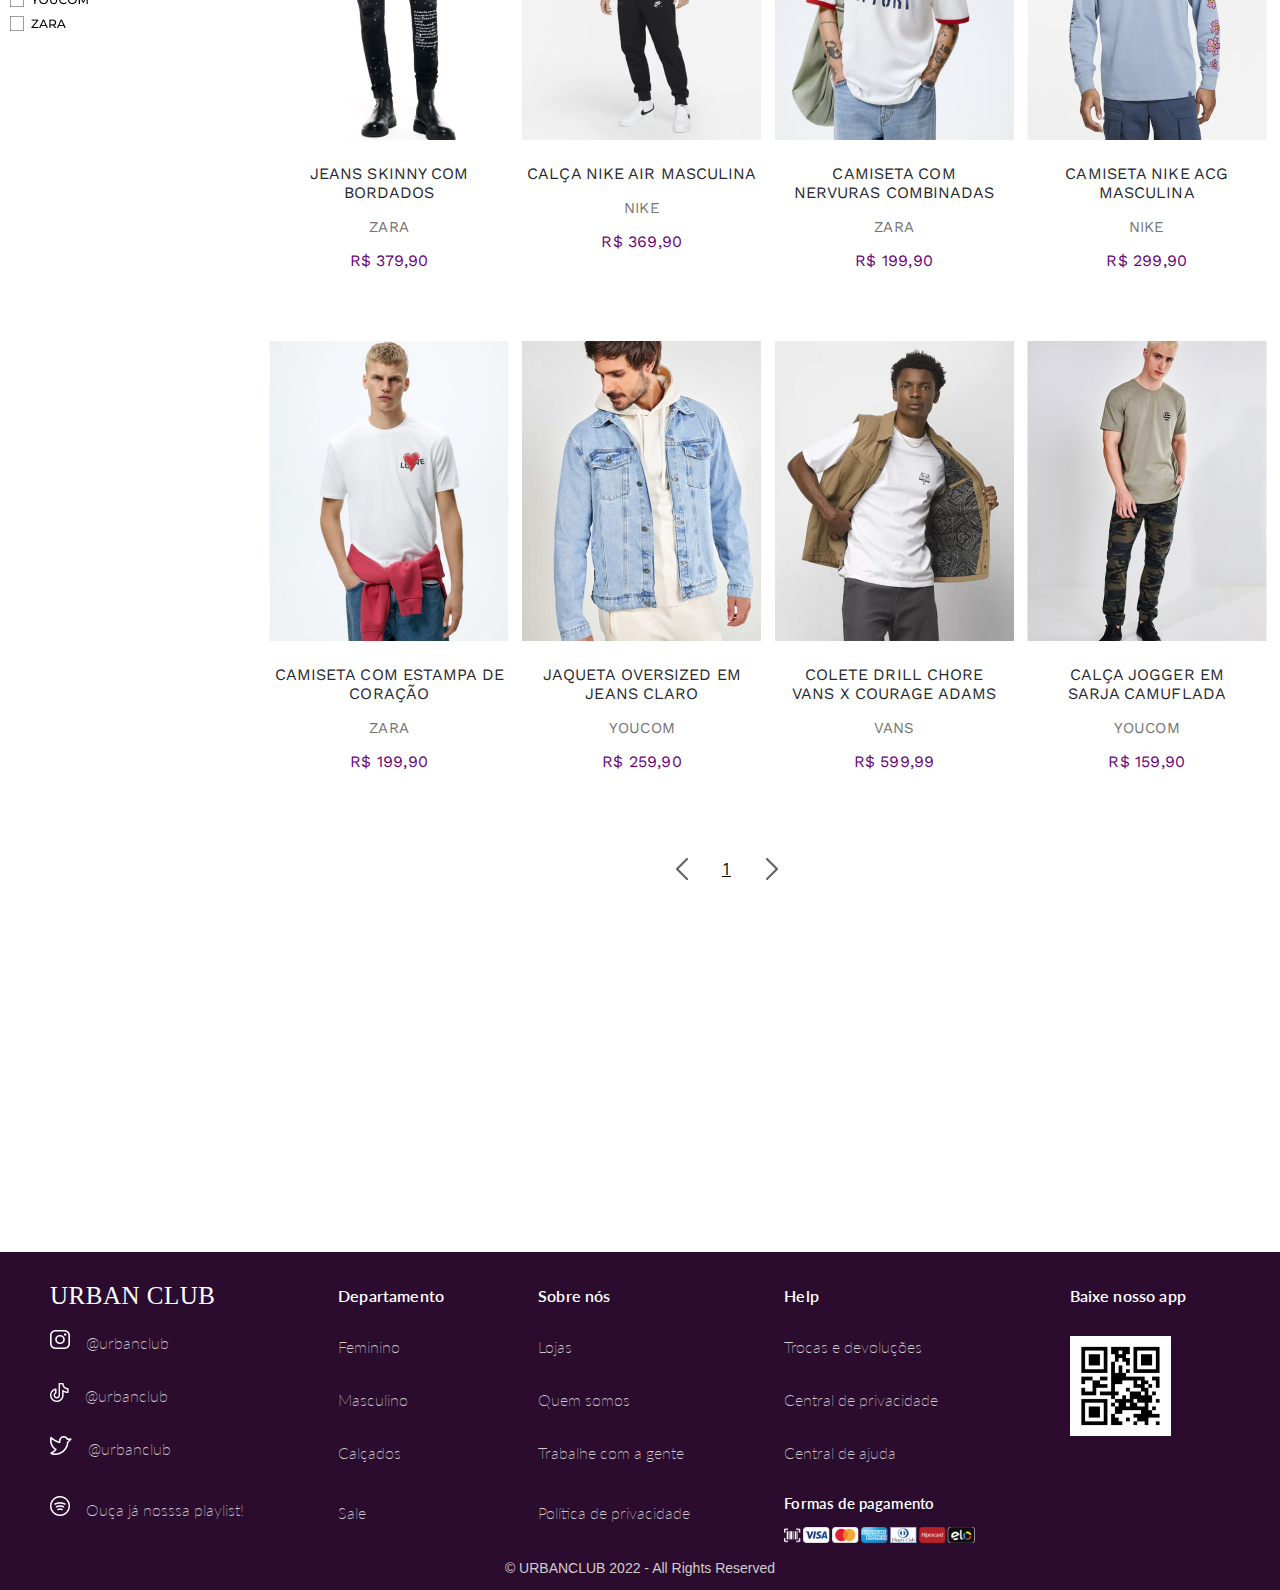
<file: masculino.html>
<!DOCTYPE html>
<html lang="en">
<head>
    <meta charset="UTF-8">
    <meta http-equiv="X-UA-Compatible" content="IE=edge">
    <meta name="viewport" content="width=device-width, initial-scale=1.0">
    <link rel="preconnect" href="https://fonts.googleapis.com">
    <link rel="preconnect" href="https://fonts.gstatic.com" crossorigin>
    <link href="https://fonts.googleapis.com/css2?family=Work+Sans:wght@700;800&display=swap" rel="stylesheet">
    <link href="https://fonts.googleapis.com/css2?family=Lato&display=swap" rel="stylesheet">
    <link href="https://fonts.googleapis.com/css2?family=Montserrat:wght@700&display=swap" rel="stylesheet">
    <link href='https://fonts.googleapis.com/css?family=Open+Sans:400,600,300' rel='stylesheet' type='text/css'>
    <link rel="icon" type="image/x-icon" href="imgs/favicon.ico">
    <link rel="stylesheet" href="masculino.css">
    <title> Masculino | Urban Club </title>

</head>
<body>
    <div class="grid1">

        <a href="index.html"> <h2 class="tituloDoSite"> URBAN CLUB </h2> 
        </a>
        <div class="pages"> 
            <ul class="lista">
                <li class="l1"> <a  href="feminino.html"> FEMININO </a>  </li>
                <li class="l1"> <a href="masculino.html"> MASCULINO  </a> </li>
                <li class="l1"> <a href="calcados.html">CALÇADOS</a>  </li>
                <li class="l1"> <a href="contato.html">CONTATO </a> </li>
                <li class="l1"><a href="Quem_somos.html"> SOBRE NÓS</a>  </li>
                <li class="l1" id="sale">  <a href="sale.html"> SALE </a>  </li>
            </ul>
        </div>
     
        <div  class="Login">
            <ul class="lista"></ul>
                <li class="l2">
                    <span> 
                        <img src="imgs/contato.png" width="16px"> <a id="login" href="page-login.html">Login / Registro</a> 
                    </span>
                </li>
                <li class="l2"> <a href=""><img src="imgs/lupa.png" width="17px"></a>  </li>
                <li class="l2">  <a href=""><img src="imgs/sacola.png" width="17px"></a> </li>
                <li class="l2">  <a href=""><img src="imgs/coracao.png" width="17px"></a></li>
            </ul>
        </div>
     
    </div>
  
    <div  class="pageInicial" > 
        <a class="pinicial" href="index.html"> Home </a>
        <img id="SetaCinza" src="imgs/SetaCinza.png">
        <a  class="Pfeminino" href="masculino.html">  Masculino </a> 
       

    </div>
   
    <div class="roupasfemininas"> 
        <img class="imgroupasfemininas" src="imgs/Prod_masculino/banner_masculino.png">  
    </div>

    <div class="gridpecas"> 
        <div id="nossaspecas"> Nossas peças </div>

        <div class="views"> 
            <p id="views"> Views: </p>
            <div> <img src="imgs/views1ComBorda.png" width="40px"> </div>
            <div>  <img src="imgs/views2ComBorda.png" width="40px"> </div> 
        </div>

        <div class="btnPopular"> 
           <p> Popular </p> 
           <img src="imgs/SetaCinzaBaixo.png"> 
        </div> 

    </div>
   
    <div class="grid-conteiner"> 
        <div> 
            <h2> COR </h2>
            <div class="colors"> <img src="imgs/color1.png"> </div>
            <div class="colors"> <img src="imgs/color2.png"> </div>
            <div class="colors"> <img src="imgs/color3.png"> </div>
            <div class="colors"> <img src="imgs/color4.png"> </div>
            <div class="colors"> <img src="imgs/color5.png"> </div>
            <div class="colors"> <img src="imgs/color6.png"> </div>
            <div class="colors"> <img src="imgs/color7.png"> </div>
            <div class="colors"> <img src="imgs/color8.png"> </div>
            <div class="colors"> <img src="imgs/color9.png"> </div>
            <div class="colors"> <img src="imgs/color10.png"> </div>

            <h2> TAMANHO </h2>
            <img id="imgtamanhos" src="imgs/tamanhos.png">

            <h2> GÊNERO </h2>
            <div class="colors"> <img src="imgs/btnfeminino.png"> </div>
            <div class="colors"> <img src="imgs/btnmasculino.png"> </div>

            <h2> CATEGORIA </h2>
            <div class="colors"> <img src="imgs/camiseta.png"> </div>
            <div class="colors"> <img src="imgs/short.png"> </div>
            <div class="colors"> <img src="imgs/calça.png"> </div>
            <div class="colors"> <img src="imgs/moleton.png"> </div>
            <div class="colors"> <img src="imgs/boardshort.png"> </div>
            <div class="colors"> <img src="imgs/calçados.png"> </div>
            <div class="colors"> <img src="imgs/jaqueta.png"> </div>
            <div class="colors"> <img src="imgs/bermuda.png"> </div>

            <h2> PREÇO </h2>
            <div class="colors"> <img src="imgs/250_300.png"> </div>
            <div class="colors"> <img src="imgs/300_350.png"> </div>
            <div class="colors"> <img src="imgs/350_400.png"> </div>
            <div class="colors"> <img src="imgs/400_450.png"> </div>
            <div class="colors"> <img src="imgs/450_500.png"> </div>
            <div class="colors"> <img src="imgs/500_1000.png"> </div>

            <h2> MARCAS </h2>
            <div class="colors"> <img src="imgs/nike.png"> </div>
            <div class="colors"> <img src="imgs/adidas.png"> </div>
            <div class="colors"> <img src="imgs/vans.png"> </div>
            <div class="colors"> <img src="imgs/youcom.png"> </div>
            <div class="colors"> <img src="imgs/zara.png"> </div>

        </div>

        <div class="grid-produtos">

            <!--PRIMEIRA LINHA -->
            <div> 
                <img id="img" src="imgs/Prod_masculino/bermudaauthentic.png">
                <p class="titulo"> BERMUDA AUTHENTIC <BR> CHINO RELAXES </p>
                <p class="marca "> VANS </p>
                <p class="preco"> R$ 329,99 </p>
            </div>

            <div> 
                <img id="img" src="imgs/Prod_masculino/bermudaPrimary.png">
                <p class="titulo"> BERMUDA <br> PRIMARY VOLLEY II </p>
                <p class="marca "> VANS </p>
                <p class="preco"> R$ 349,90 </p>
            </div> 

            <div>  
                <img id="img" src="imgs/Prod_masculino/camisetaSkateboaring.png">
                <p class="titulo"> CAMISETA SKATEBOARDING <br> 4.0 LOGO </p>
                <p class="marca "> ADIDAS </p>
                <p class="preco"> R$ 159,90 </p>
            </div> 

            <div>  
                <img id="img" src="imgs/Prod_masculino/moletomSkate.png">
                <p class="titulo"> MOLETOM SKATE <br> CLASSIC PO </p>
                <p class="marca "> VANS </p>
                <p class="preco"> R$ 499,99 </p>
            </div> 

            
            <!--SEGUNDA LINHA -->
            <div>  
                <img id="img" src="imgs/Prod_masculino/shortsNike.png">
                <p class="titulo"> SHORTS NIKE <br> SPORTWEAR </p>
                <p class="marca "> NIKE </p>
                <p class="preco"> R$ 249,90 </p>
            </div> 

            <div>  
                <img id="img" src="imgs/Prod_masculino/BlusaoNike.png">
                <p class="titulo"> BLUSÃO NIKE <BR> SPORTSWEAR MASCULINO </p>
                <p class="marca "> NIKE </p>
                <p class="preco"> R$ 329,90 </p>
            </div> 

            <div>  
                <img id="img" src="imgs/Prod_masculino/moletomComEfeito.png">
                <p class="titulo"> MOLETOM COM EFEITO DE <BR> CAMURÇA E CAPUZ </p>
                <p class="marca "> ZARA </p>
                <p class="preco"> R$ 339,90 </p>
            </div> 

            <div>  
                <img id="img" src="imgs/Prod_masculino/jaquetaboyle.png">
                <p class="titulo"> JAQUETA BOYLE MTE 1 </p>
                <p class="marca "> VANS </p>
                <p class="preco"> R$ 679,90 </p>
            </div> 


            <!--TERCEIRA LINHA -->
            <div>  
                <img id="img" src="imgs/Prod_masculino/jeansSkinny.png">
                <p class="titulo"> JEANS SKINNY COM <BR> BORDADOS </p>
                <p class="marca "> ZARA </p>
                <p class="preco"> R$ 379,90 </p>
            </div> 

            <div> 
                <img id="img" src="imgs/Prod_masculino/calcaNike.png">
                <p class="titulo"> CALÇA NIKE AIR MASCULINA </p>
                <p class="marca "> NIKE </p>
                <p class="preco"> R$ 369,90 </p>
            </div> 

            <div> 
                <img id="img" src="imgs/Prod_masculino/camisetaComNervuras.png">
                <p class="titulo"> CAMISETA COM  <BR> NERVURAS COMBINADAS </p>
                <p class="marca "> ZARA  </p>
                <p class="preco"> R$ 199,90 </p>
            </div> 

            <div> 
                <img id="img" src="imgs/Prod_masculino/camisetanikeacg.png">
                <p class="titulo"> CAMISETA NIKE ACG <BR> MASCULINA </p>
                <p class="marca "> NIKE </p>
                <p class="preco"> R$ 299,90 </p>
            </div> 



            <!--QUARTA LINHA -->
            <div>
                <img id="img" src="imgs/Prod_masculino/camisetacomestampa.png">
                <p class="titulo"> CAMISETA COM ESTAMPA DE <BR> CORAÇÃO </p>
                <p class="marca "> ZARA </p>
                <p class="preco"> R$ 199,90 </p>
            </div> 

            <div>
                <img id="img" src="imgs/Prod_masculino/jaquetaoversized.png">
                <p class="titulo"> JAQUETA OVERSIZED EM <BR> JEANS CLARO </p>
                <p class="marca "> YOUCOM </p>
                <p class="preco"> R$ 259,90 </p>
            </div> 

            <div> 
                <img id="img" src="imgs/Prod_masculino/coletedrill.png">
                <p class="titulo"> COLETE DRILL CHORE <BR> VANS X COURAGE ADAMS </p>
                <p class="marca "> VANS </p>
                <p class="preco"> R$ 599,99 </p>
            </div> 

            <div>
                <img id="img" src="imgs/Prod_masculino/calcajogger.png">
                <p class="titulo"> CALÇA JOGGER EM <BR> SARJA CAMUFLADA </p>
                <p class="marca "> YOUCOM </p>
                <p class="preco"> R$ 159,90 </p>
            </div> 

            <div class="setas">
                <img src="imgs/setacinzaesquerda.png">
                <p> 1 </p>
                <img src="imgs/setacinzadireita.png">
            </div> 



        </div>
        


        
    </div>

    
   






    <!--FOOTER-->

    <div class="footer"> 
        <div class="footer1"> 
            <div id="UC"> URBAN CLUB </div>
            <div class="tiles2"> Departamento </div>
            <div class="tiles2"> Sobre nós</div>
            <div class="tiles2"> Help </div>
            <div class="tiles2"> Baixe nosso app </div>
    
     
    
            <div id="redes">
            <span> 
                <a href="">  <img src="imgs/instagram.png"> </a>
                ⠀@urbanclub 
            </span>
            </div>
            <div> <a class="txt" href="feminino.html"> Feminino </a>  </div>
            <div> <a class="txt" href=""> Lojas </a>  </div>
            <div> <a class="txt" href=""> Trocas e devoluções </a>  </div>
            <div> </div>
    
    
            <div id="redes"> 
            <span>
              <a> <img src="imgs/tiktok.png"> </a>  
              ⠀@urbanclub
            </span>
            </div>
            <div> <a class="txt" href="masculino.html"> Masculino </a> </div>
            <div> <a class="txt" href="Quem_somos.html"> Quem somos </a>  </div>
            <div>  <a class="txt" href=""> Central de privacidade </a>  </div>
            <div> </div>
    
    
    
            <div id="redes"> 
            <span> 
                <a> <img src="imgs/twitter.png"> </a> 
                 ⠀@urbanclub 
            </span> 
            </div>
            <div> <a class="txt" href="calcados.html"> Calçados  </a> </div>
            <div> <a class="txt" href=""> Trabalhe com a gente  </a>  </div>
            <div> <a class="txt" href=""> Central de ajuda </a>  </div>
            <div> </div>
    
    
    
    
            <div id="redes"> 
            <span> 
                <a> <img src="imgs/spotify.png"> </a> 
                ⠀Ouça já nosssa playlist! 
            </span> 
            </div>
            <div> <a class="txt" href="sale.html"> Sale </a></div>
            <div> <a class="txt" href=""> Política de privacidade </a>  </div>
            <div class="pagamento"> <p>Formas de pagamento</p> 
              <img src="imgs/pagamento.png">
            </div>
            <div class="floatimg"><img src="imgs/qrcode.png"> </div>
    
      
        </div>    
    
     <p class="ultimatxt"> © URBANCLUB 2022 - All Rights Reserved </p>
    
    </div>



</body>
</html>
</file>
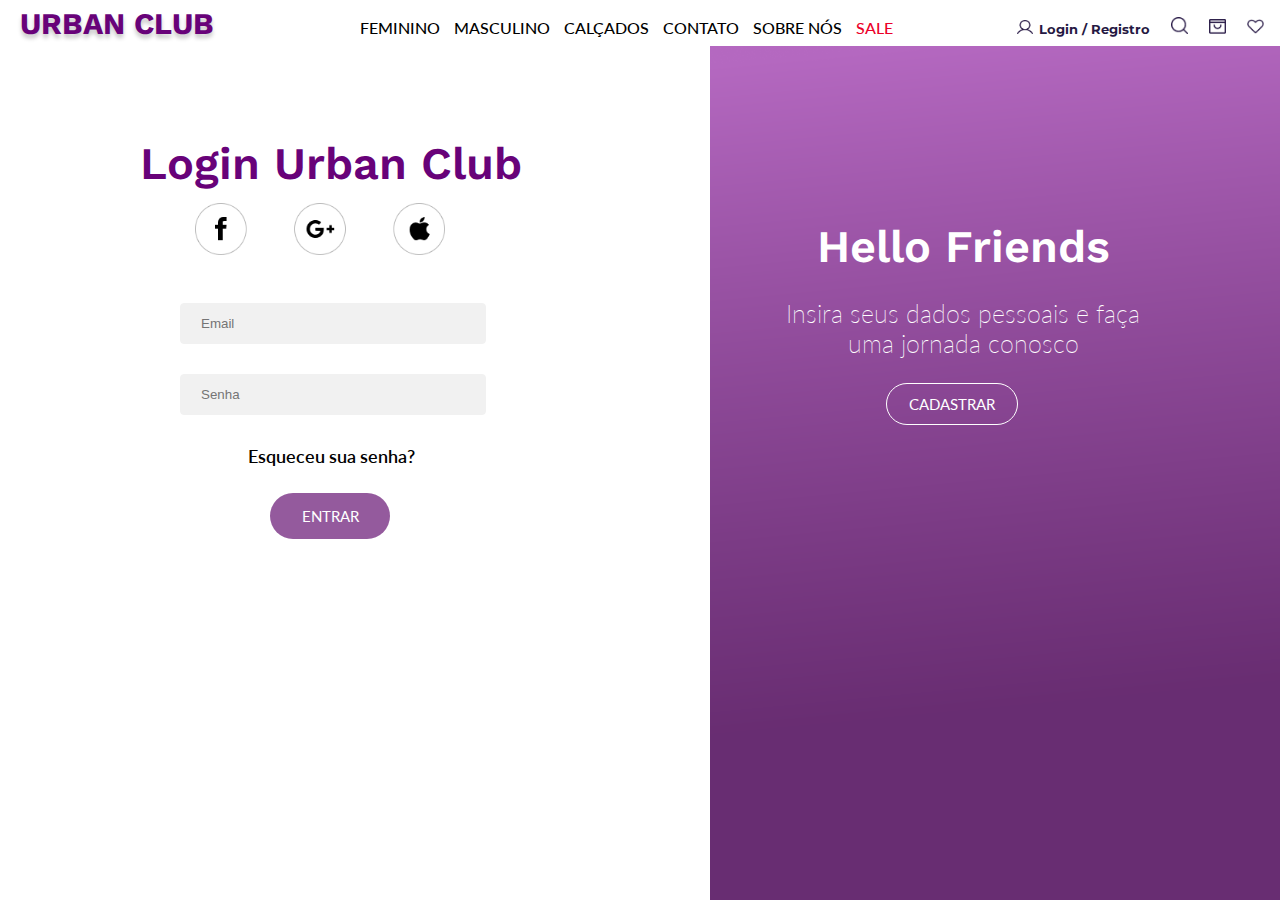
<file: page-login.html>
<!DOCTYPE html>
<html lang="en">
<head>
    <meta charset="UTF-8">
    <meta http-equiv="X-UA-Compatible" content="IE=edge">
    <meta name="viewport" content="width=device-width, initial-scale=1.0">
    <link rel="preconnect" href="https://fonts.googleapis.com">
    <link rel="preconnect" href="https://fonts.gstatic.com" crossorigin>
    <link href="https://fonts.googleapis.com/css2?family=Work+Sans:wght@700;800&display=swap" rel="stylesheet">
    <link href="https://fonts.googleapis.com/css2?family=Lato&display=swap" rel="stylesheet">
    <link href="https://fonts.googleapis.com/css2?family=Montserrat:wght@700&display=swap" rel="stylesheet">
    <link href='https://fonts.googleapis.com/css?family=Open+Sans:400,600,300' rel='stylesheet' type='text/css'>
    <link rel="icon" type="image/x-icon" href="imgs/favicon.ico">
    <link rel="stylesheet" href="page-login.css">
    <title> Login | Urban Club </title>

</head>

<body>
    <div class="grid1">

        <a href="index.html"> <h2 class="tituloDoSite"> URBAN CLUB </h2> 
        </a>
        <div class="pages"> 
            <ul class="lista">
                <li class="l1"> <a  href="feminino.html"> FEMININO </a>  </li>
                <li class="l1"> <a href="masculino.html"> MASCULINO  </a> </li>
                <li class="l1"> <a href="calcados.html">CALÇADOS</a>  </li>
                <li class="l1"> <a href="contato.html">CONTATO </a> </li>
                <li class="l1"><a href="Quem_somos.html"> SOBRE NÓS</a>  </li>
                <li class="l1" id="sale">  <a href="sale.html"> SALE </a>  </li>
            </ul>
        </div>
     
        <div  class="Login">
            <ul class="lista"></ul>
                <li class="l2">
                    <span> 
                        <img src="imgs/contato.png" width="16px"> <a id="login" href="page-login.html">Login / Registro</a> 
                    </span>
                </li>
                <li class="l2"> <a href=""><img src="imgs/lupa.png" width="17px"></a>  </li>
                <li class="l2">  <a href=""><img src="imgs/sacola.png" width="17px"></a> </li>
                <li class="l2">  <a href=""><img src="imgs/coracao.png" width="17px"></a></li>
            </ul>
        </div>
     
    </div>


    <div class="grid-conteudo">
      <h2 id="loginTitulo"> Login Urban Club</h2>
      <h2 id="Hello">Hello Friends</h2> 
      <img id="imgredes" src="imgs/page-login/redes_socias.png" width="250px">
      <p id="textDireita"> Insira seus dados pessoais e faça <br> uma jornada conosco </p>
      
      <form action="/action_page.php">
        <input type="text" id="fname" name="firstname" placeholder="Email">
        <input type="text" id="lname" name="lastname" placeholder="Senha">
        <p class="label"> Esqueceu sua senha? </p>
        <input type="submit" value="ENTRAR">
      </form>

      <div class="btncadastrar"> 
        <A href="page-registro.html">CADASTRAR </A>
      </div>


    </div>

</body>
</html>
</file>
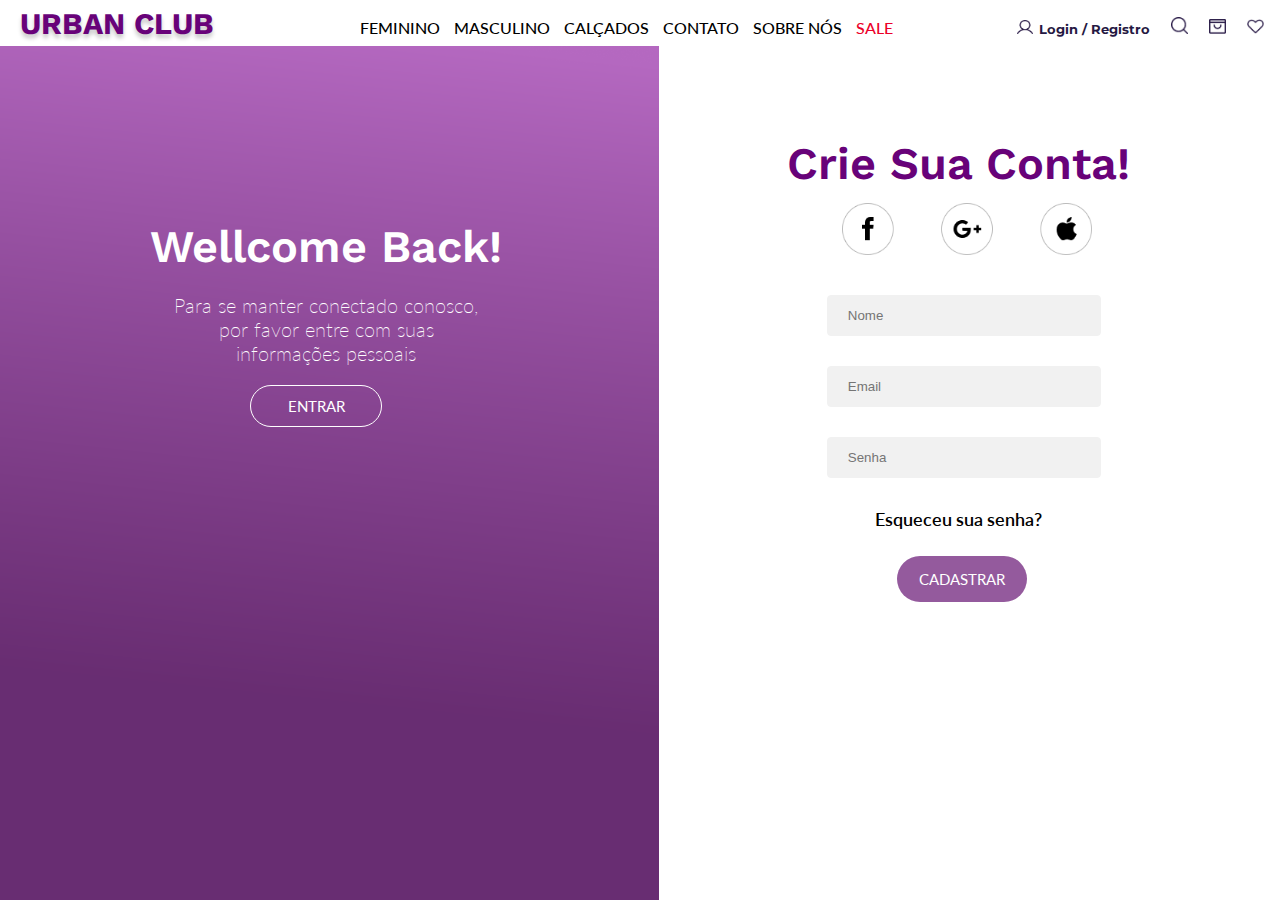
<file: page-registro.html>
<!DOCTYPE html>
<html lang="en">
<head>
    <meta charset="UTF-8">
    <meta http-equiv="X-UA-Compatible" content="IE=edge">
    <meta name="viewport" content="width=device-width, initial-scale=1.0">
    <link rel="preconnect" href="https://fonts.googleapis.com">
    <link rel="preconnect" href="https://fonts.gstatic.com" crossorigin>
    <link href="https://fonts.googleapis.com/css2?family=Work+Sans:wght@700;800&display=swap" rel="stylesheet">
    <link href="https://fonts.googleapis.com/css2?family=Lato&display=swap" rel="stylesheet">
    <link href="https://fonts.googleapis.com/css2?family=Montserrat:wght@700&display=swap" rel="stylesheet">
    <link href='https://fonts.googleapis.com/css?family=Open+Sans:400,600,300' rel='stylesheet' type='text/css'>
    <link rel="icon" type="image/x-icon" href="imgs/favicon.ico">
    <link rel="stylesheet" href="page-registro.css">
    <title> Registro | Urban Club </title>

</head>

<body>
    <div class="grid1">

        <a href="index.html"> <h2 class="tituloDoSite"> URBAN CLUB </h2> 
        </a>
        <div class="pages"> 
            <ul class="lista">
                <li class="l1"> <a  href="feminino.html"> FEMININO </a>  </li>
                <li class="l1"> <a href="masculino.html"> MASCULINO  </a> </li>
                <li class="l1"> <a href="calcados.html">CALÇADOS</a>  </li>
                <li class="l1"> <a href="contato.html">CONTATO </a> </li>
                <li class="l1"><a href="Quem_somos.html"> SOBRE NÓS</a>  </li>
                <li class="l1" id="sale">  <a href="sale.html"> SALE </a>  </li>
            </ul>
        </div>
     
        <div  class="Login">
            <ul class="lista"></ul>
                <li class="l2">
                    <span> 
                        <img src="imgs/contato.png" width="16px"> <a id="login" href="page-login.html">Login / Registro</a> 
                    </span>
                </li>
                <li class="l2"> <a href=""><img src="imgs/lupa.png" width="17px"></a>  </li>
                <li class="l2">  <a href=""><img src="imgs/sacola.png" width="17px"></a> </li>
                <li class="l2">  <a href=""><img src="imgs/coracao.png" width="17px"></a></li>
            </ul>
        </div>
     
    </div>


    <div class="grid-conteudo">
      <h2 id="Hello">Wellcome Back!</h2> 
      <h2 id="loginTitulo"> Crie Sua Conta!</h2>
      <p id="textDireita"> Para se manter conectado conosco, <br> por favor entre com suas <br> informações pessoais </p>
      <img id="imgredes" src="imgs/page-login/redes_socias.png" width="250px">
      
      <div class="btncadastrar"> 
       <a href="page-login.html"> ENTRAR </a> 
      </div>

      <form action="/action_page.php">
        <input type="text" id="fname" name="firstname" placeholder="Nome">
        <input type="text" id="fname" name="firstname" placeholder="Email">
        <input type="text" id="lname" name="lastname" placeholder="Senha">
        <p class="label"> Esqueceu sua senha? </p>
        <input type="submit" value="CADASTRAR">
      </form>



    </div>

</body>
</html>
</file>
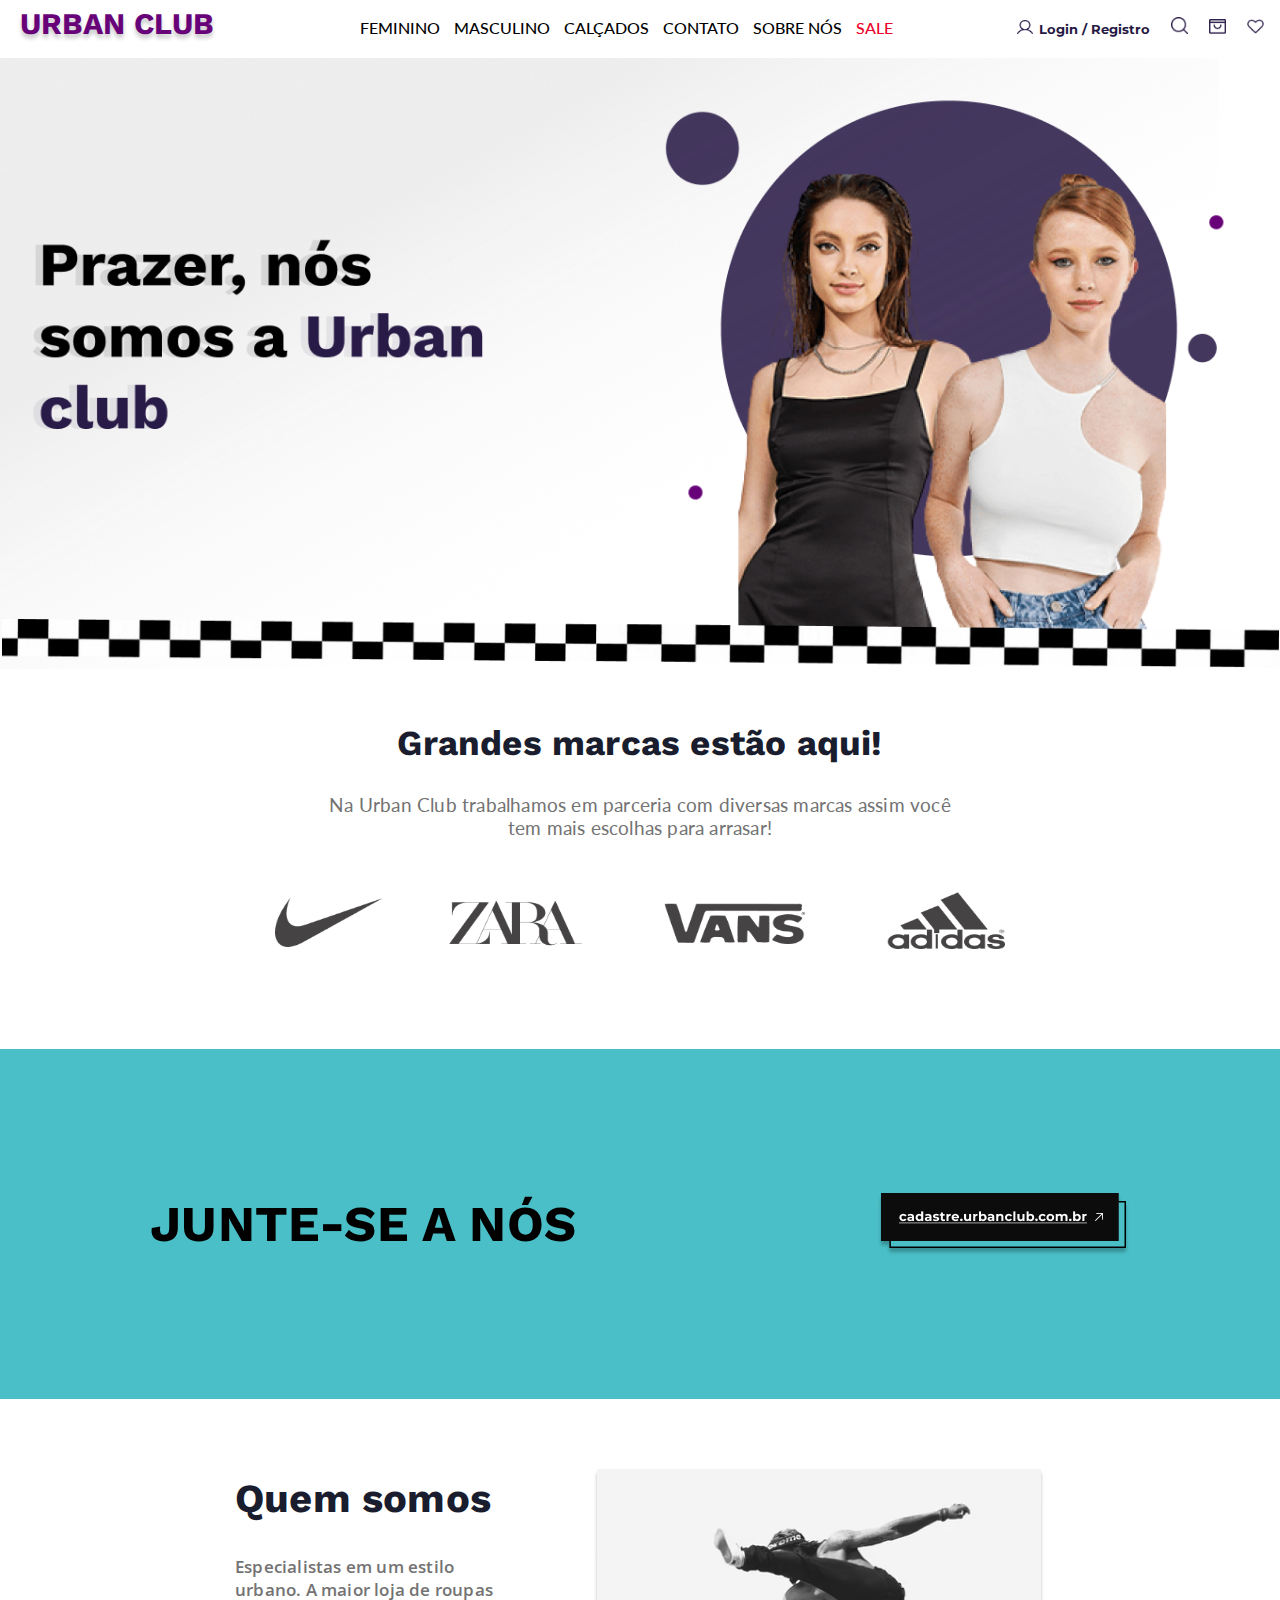
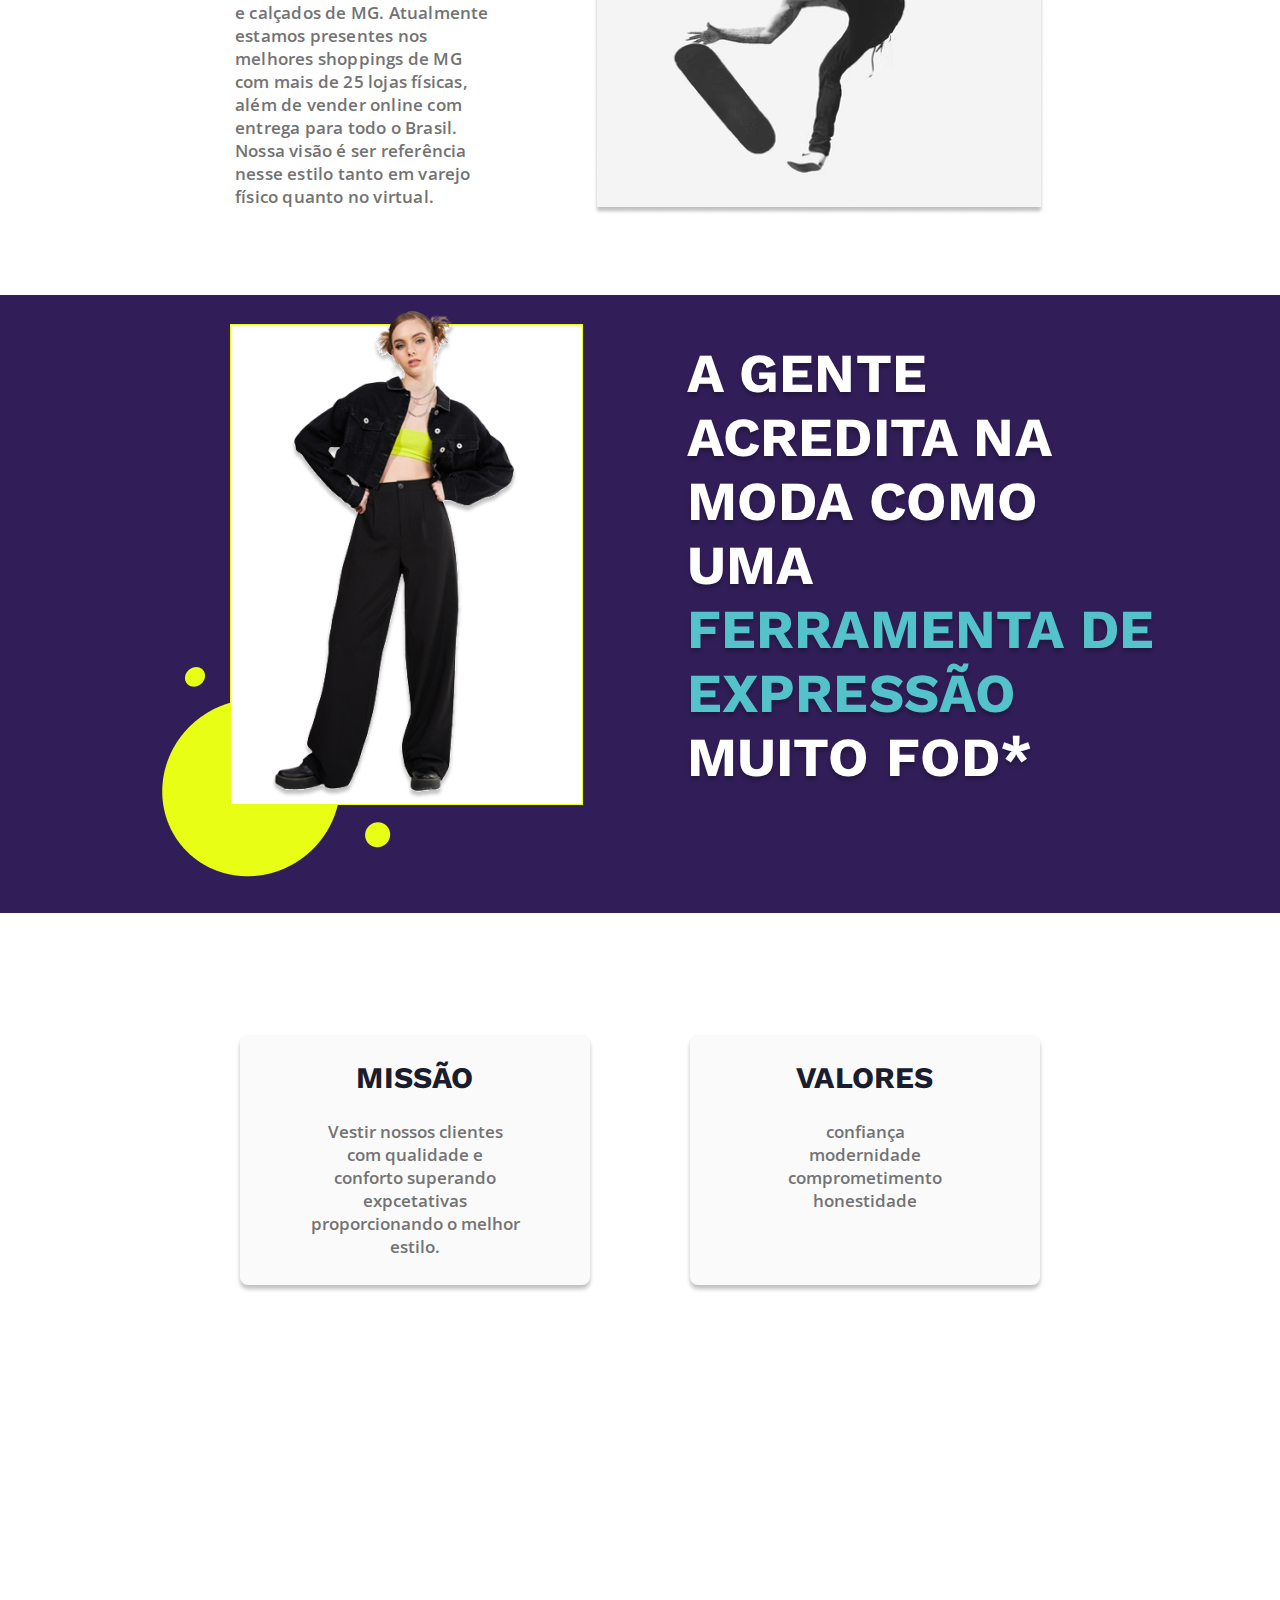
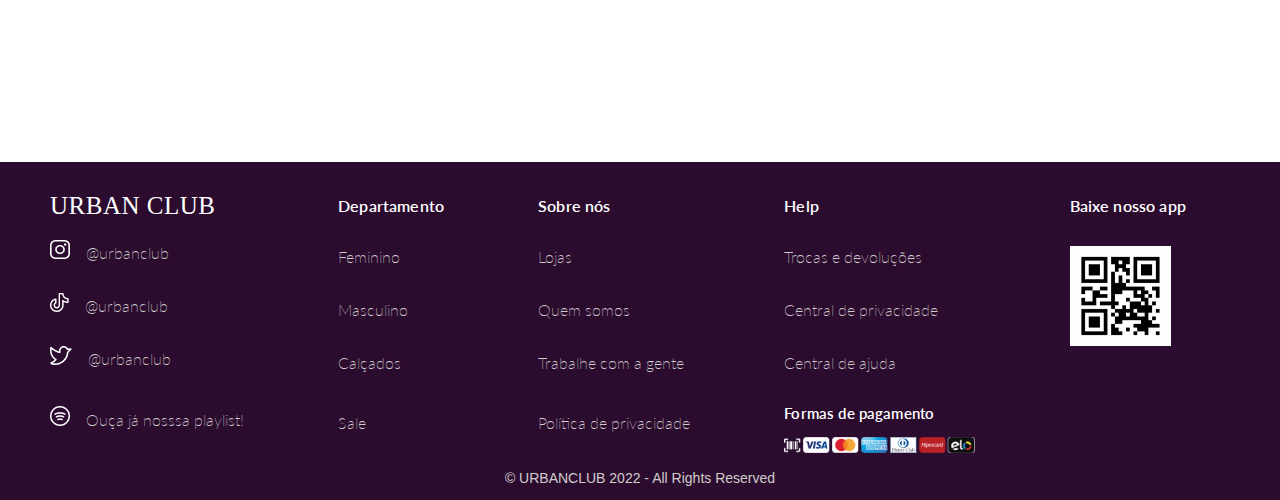
<file: Quem_somos.html>
<!DOCTYPE html>
<html lang="en">
<head>
    <meta charset="UTF-8">
    <meta http-equiv="X-UA-Compatible" content="IE=edge">
    <meta name="viewport" content="width=device-width, initial-scale=1.0">
    <link rel="preconnect" href="https://fonts.googleapis.com">
    <link rel="preconnect" href="https://fonts.gstatic.com" crossorigin>
    <link href="https://fonts.googleapis.com/css2?family=Work+Sans:wght@700;800&display=swap" rel="stylesheet">
    <link href="https://fonts.googleapis.com/css2?family=Lato&display=swap" rel="stylesheet">
    <link href="https://fonts.googleapis.com/css2?family=Montserrat:wght@700&display=swap" rel="stylesheet">
    <link href='https://fonts.googleapis.com/css?family=Open+Sans:400,600,300' rel='stylesheet' type='text/css'>
    <link rel="icon" type="image/x-icon" href="imgs/favicon.ico">
    <link rel="stylesheet" href="Quem_somos.css">
    <title> Quem Somos | Urban Club </title>

</head>

<body>
    <div class="grid1">

        <a href="index.html"> <h2 class="tituloDoSite"> URBAN CLUB </h2> 
        </a>
        <div class="pages"> 
            <ul class="lista">
                <li class="l1"> <a  href="feminino.html"> FEMININO </a>  </li>
                <li class="l1"> <a href="masculino.html"> MASCULINO  </a> </li>
                <li class="l1"> <a href="calcados.html">CALÇADOS</a>  </li>
                <li class="l1"> <a href="contato.html">CONTATO </a> </li>
                <li class="l1"><a href="Quem_somos.html"> SOBRE NÓS</a>  </li>
                <li class="l1" id="sale">  <a href="sale.html"> SALE </a>  </li>
            </ul>
        </div>
     
        <div  class="Login">
            <ul class="lista"></ul>
                <li class="l2">
                    <span> 
                        <img src="imgs/contato.png" width="16px"> <a id="login" href="page-login.html">Login / Registro</a> 
                    </span>
                </li>
                <li class="l2"> <a href=""><img src="imgs/lupa.png" width="17px"></a>  </li>
                <li class="l2">  <a href=""><img src="imgs/sacola.png" width="17px"></a> </li>
                <li class="l2">  <a href=""><img src="imgs/coracao.png" width="17px"></a></li>
            </ul>
        </div>
     
    </div>


   <div > 
    <img class="img" src="imgs/page-quem_somos/banner.png">
   </div>
   <div class="quadriculado"> <img src="imgs/page-quem_somos/quadriculado.png" width="100%"> </div>

   <h2 id="marcas"> Grandes marcas estão aqui! </h2> 
   <p id="p1" >Na Urban Club trabalhamos em parceria com diversas marcas assim você <br> tem mais escolhas para arrasar! </p>
   
   <div id="logo"> 
       <img src="imgs/Logo_marcas.png" width="730px" height="60px">
   </div>

   <div class="azul">
       <h2> JUNTE-SE A NÓS</h2>
       <img src="imgs/page-quem_somos/Btncadastrar.png"> 
   </div> 


   <div class="quemsomos"> 
     <div class="txt"> 
        <h2> Quem somos</h2>
        <p>  Especialistas em um estilo <br> urbano. A maior loja de roupas <br> e calçados de MG. Atualmente <br> estamos presentes nos <br> 
        melhores shoppings de MG <br> com mais de 25 lojas físicas, <br> além de vender online com <br> entrega para todo o Brasil. <br>
        Nossa visão é ser referência <br> nesse estilo tanto em varejo <br> físico quanto no virtual.  </p>
     </div>
     
     <img src="imgs/page-quem_somos/imgSkate.png"> 
   </div>


   <div class="frase"> 
      <img src="imgs/page-quem_somos/amarela.png" > 
      <h2> A GENTE <BR> ACREDITA NA <BR> MODA COMO <BR> UMA <BR> <span class="Txtazul"> FERRAMENTA DE <BR> EXPRESSÃO <br> </span> MUITO FOD* </h2>
   </div>


   <div class="missao_valores">

       <div class="txts"> 
          <h2> MISSÃO </h2>
          <p> Vestir nossos clientes <br> com qualidade e <br> conforto superando <br> expcetativas <br> proporcionando o melhor <br> estilo. </p>
        </div>

        <div class="txts">
          <h2> VALORES </h2>
          <p>confiança <br> modernidade <br> comprometimento <br> honestidade </p> 
        </div>

   </div>









    <!--FOOTER-->

    <div class="footer"> 
        <div class="footer1"> 
            <div id="UC"> URBAN CLUB </div>
            <div class="tiles2"> Departamento </div>
            <div class="tiles2"> Sobre nós</div>
            <div class="tiles2"> Help </div>
            <div class="tiles2"> Baixe nosso app </div>
    
     
    
            <div id="redes">
            <span> 
                <a href="">  <img src="imgs/instagram.png"> </a>
                ⠀@urbanclub 
            </span>
            </div>
            <div> <a class="txt" href="feminino.html"> Feminino </a>  </div>
            <div> <a class="txt" href=""> Lojas </a>  </div>
            <div> <a class="txt" href=""> Trocas e devoluções </a>  </div>
            <div> </div>
    
    
            <div id="redes"> 
            <span>
              <a> <img src="imgs/tiktok.png"> </a>  
              ⠀@urbanclub
            </span>
            </div>
            <div> <a class="txt" href="masculino.html"> Masculino </a> </div>
            <div> <a class="txt" href="Quem_somos.html"> Quem somos </a>  </div>
            <div>  <a class="txt" href=""> Central de privacidade </a>  </div>
            <div> </div>
    
    
    
            <div id="redes"> 
            <span> 
                <a> <img src="imgs/twitter.png"> </a> 
                 ⠀@urbanclub 
            </span> 
            </div>
            <div> <a class="txt" href="calcados.html"> Calçados  </a> </div>
            <div> <a class="txt" href=""> Trabalhe com a gente  </a>  </div>
            <div> <a class="txt" href=""> Central de ajuda </a>  </div>
            <div> </div>
    
    
    
    
            <div id="redes"> 
            <span> 
                <a> <img src="imgs/spotify.png"> </a> 
                ⠀Ouça já nosssa playlist! 
            </span> 
            </div>
            <div> <a class="txt" href="sale.html"> Sale </a></div>
            <div> <a class="txt" href=""> Política de privacidade </a>  </div>
            <div class="pagamento"> <p>Formas de pagamento</p> 
              <img src="imgs/pagamento.png">
            </div>
            <div class="floatimg"><img src="imgs/qrcode.png"> </div>
    
      
        </div>    
    
        <p class="ultimatxt"> © URBANCLUB 2022 - All Rights Reserved </p>
    
    </div>



</body>
</html>
</file>
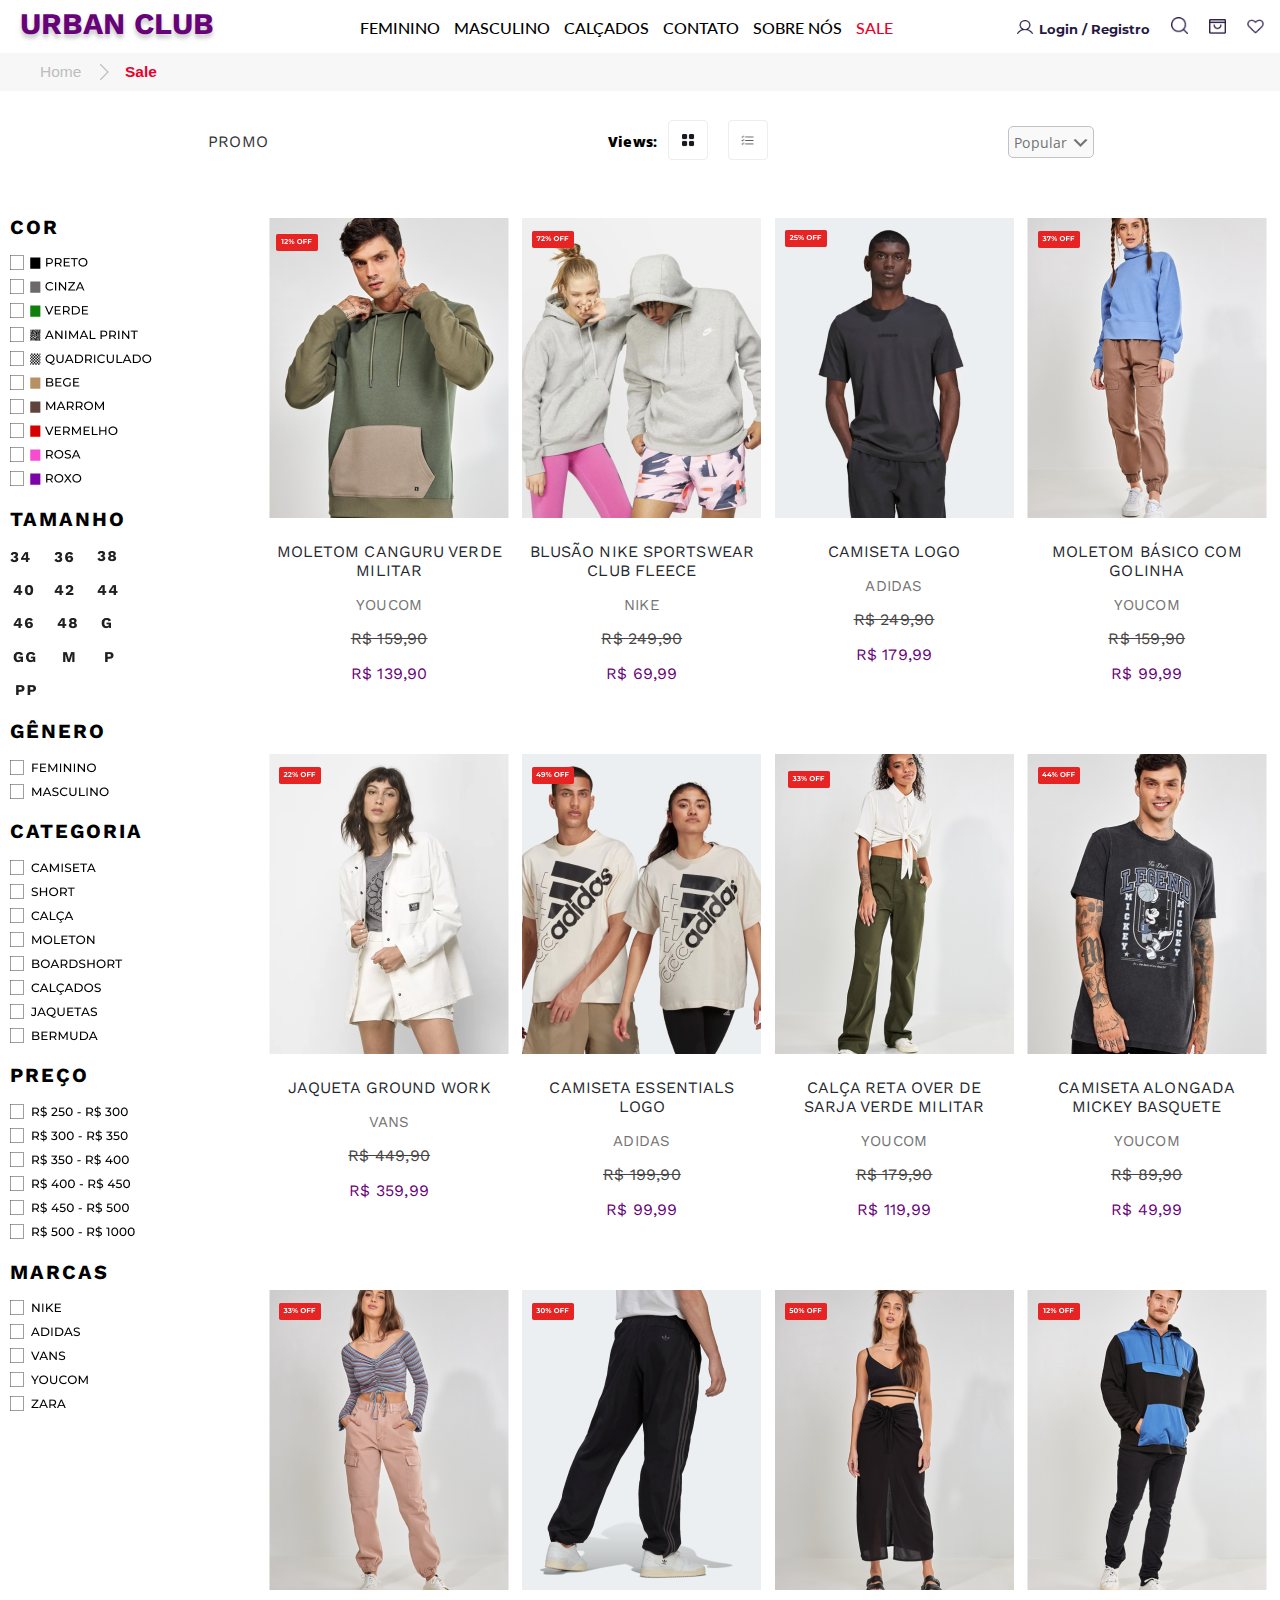
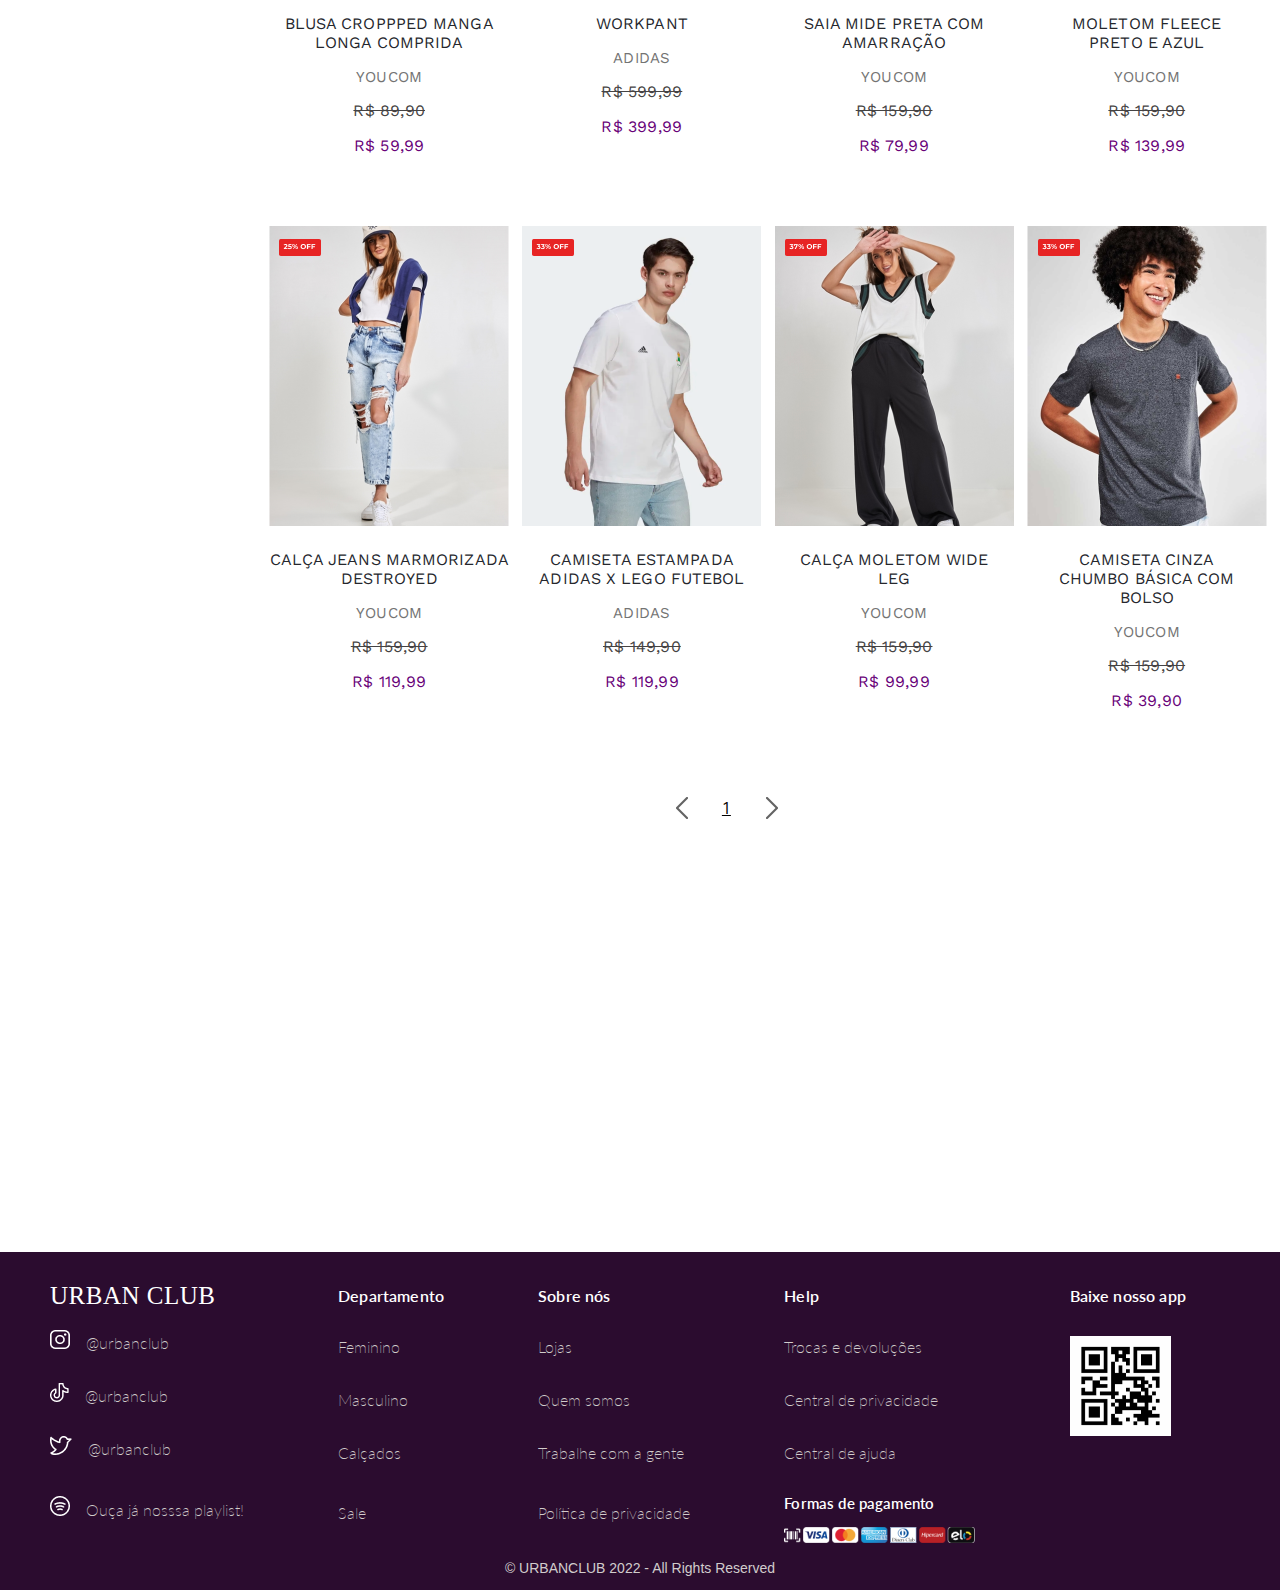
<file: sale.html>
<!DOCTYPE html>
<html lang="en">
<head>
    <meta charset="UTF-8">
    <meta http-equiv="X-UA-Compatible" content="IE=edge">
    <meta name="viewport" content="width=device-width, initial-scale=1.0">
    <link rel="preconnect" href="https://fonts.googleapis.com">
    <link rel="preconnect" href="https://fonts.gstatic.com" crossorigin>
    <link href="https://fonts.googleapis.com/css2?family=Work+Sans:wght@700;800&display=swap" rel="stylesheet">
    <link href="https://fonts.googleapis.com/css2?family=Lato&display=swap" rel="stylesheet">
    <link href="https://fonts.googleapis.com/css2?family=Montserrat:wght@700&display=swap" rel="stylesheet">
    <link href='https://fonts.googleapis.com/css?family=Open+Sans:400,600,300' rel='stylesheet' type='text/css'>
    <link rel="icon" type="image/x-icon" href="imgs/favicon.ico">
    <link rel="stylesheet" href="sale.css">
    <title> Sale | Urban Club </title>

</head>
<body>
    <div class="grid1">

        <a href="index.html"> <h2 class="tituloDoSite"> URBAN CLUB </h2> 
        </a>
        <div class="pages"> 
            <ul class="lista">
                <li class="l1"> <a  href="feminino.html"> FEMININO </a>  </li>
                <li class="l1"> <a href="masculino.html"> MASCULINO  </a> </li>
                <li class="l1"> <a href="calcados.html">CALÇADOS</a>  </li>
                <li class="l1"> <a href="contato.html">CONTATO </a> </li>
                <li class="l1"><a href="Quem_somos.html"> SOBRE NÓS</a>  </li>
                <li class="l1" id="sale">  <a href="sale.html"> SALE </a>  </li>
            </ul>
        </div>
     
        <div  class="Login">
            <ul class="lista"></ul>
                <li class="l2">
                    <span> 
                        <img src="imgs/contato.png" width="16px"> <a id="login" href="page-login.html">Login / Registro</a> 
                    </span>
                </li>
                <li class="l2"> <a href=""><img src="imgs/lupa.png" width="17px"></a>  </li>
                <li class="l2">  <a href=""><img src="imgs/sacola.png" width="17px"></a> </li>
                <li class="l2">  <a href=""><img src="imgs/coracao.png" width="17px"></a></li>
            </ul>
        </div>
     
    </div>
  
    <div  class="pageInicial" > 
        <a class="pinicial" href="index.html"> Home </a>
        <img id="SetaCinza" src="imgs/SetaCinza.png">
        <a  class="Pfeminino" href="sale.html">  Sale </a> 
       

    </div>
   
    

    <div class="gridpecas"> 
        <div id="nossaspecas"> PROMO </div>

        <div class="views"> 
            <p id="views"> Views: </p>
            <div> <img src="imgs/views1ComBorda.png" width="40px"> </div>
            <div>  <img src="imgs/views2ComBorda.png" width="40px"> </div> 
        </div>

        <div class="btnPopular"> 
           <p> Popular </p> 
           <img src="imgs/SetaCinzaBaixo.png"> 
        </div> 

    </div>

    <div class="grid-conteiner"> 
        <div> 
            <h2> COR </h2>
            <div class="colors"> <img src="imgs/color1.png"> </div>
            <div class="colors"> <img src="imgs/color2.png"> </div>
            <div class="colors"> <img src="imgs/color3.png"> </div>
            <div class="colors"> <img src="imgs/color4.png"> </div>
            <div class="colors"> <img src="imgs/color5.png"> </div>
            <div class="colors"> <img src="imgs/color6.png"> </div>
            <div class="colors"> <img src="imgs/color7.png"> </div>
            <div class="colors"> <img src="imgs/color8.png"> </div>
            <div class="colors"> <img src="imgs/color9.png"> </div>
            <div class="colors"> <img src="imgs/color10.png"> </div>

            <h2> TAMANHO </h2>
            <img id="imgtamanhos" src="imgs/tamanhos.png">

            <h2> GÊNERO </h2>
            <div class="colors"> <img src="imgs/btnfeminino.png"> </div>
            <div class="colors"> <img src="imgs/btnmasculino.png"> </div>

            <h2> CATEGORIA </h2>
            <div class="colors"> <img src="imgs/camiseta.png"> </div>
            <div class="colors"> <img src="imgs/short.png"> </div>
            <div class="colors"> <img src="imgs/calça.png"> </div>
            <div class="colors"> <img src="imgs/moleton.png"> </div>
            <div class="colors"> <img src="imgs/boardshort.png"> </div>
            <div class="colors"> <img src="imgs/calçados.png"> </div>
            <div class="colors"> <img src="imgs/jaqueta.png"> </div>
            <div class="colors"> <img src="imgs/bermuda.png"> </div>

            <h2> PREÇO </h2>
            <div class="colors"> <img src="imgs/250_300.png"> </div>
            <div class="colors"> <img src="imgs/300_350.png"> </div>
            <div class="colors"> <img src="imgs/350_400.png"> </div>
            <div class="colors"> <img src="imgs/400_450.png"> </div>
            <div class="colors"> <img src="imgs/450_500.png"> </div>
            <div class="colors"> <img src="imgs/500_1000.png"> </div>

            <h2> MARCAS </h2>
            <div class="colors"> <img src="imgs/nike.png"> </div>
            <div class="colors"> <img src="imgs/adidas.png"> </div>
            <div class="colors"> <img src="imgs/vans.png"> </div>
            <div class="colors"> <img src="imgs/youcom.png"> </div>
            <div class="colors"> <img src="imgs/zara.png"> </div>

        </div>

        <div class="grid-produtos">

            <!--PRIMEIRA LINHA -->
            <div> 
                <img id="img" src="imgs/Prod_sale/moletomcanguru.png">
                <p class="titulo"> MOLETOM CANGURU VERDE <BR> MILITAR </p>
                <p class="marca "> YOUCOM </p>
                <p class="antigoPreco"> R$ 159,90 </p>
                <p class="preco"> R$ 139,90 </p>
            </div>

            <div> 
                <img id="img" src="imgs/Prod_sale/blusao.png">
                <p class="titulo"> BLUSÃO NIKE SPORTSWEAR <br> CLUB FLEECE </p>
                <p class="marca "> NIKE </p>
                <p class="antigoPreco"> R$ 249,90 </p>
                <p class="preco"> R$ 69,99 </p>
            </div> 

            <div>  
                <img id="img" src="imgs/Prod_sale/camisetalogo.png">
                <p class="titulo"> CAMISETA LOGO </p>
                <p class="marca "> ADIDAS </p>
                <p class="antigoPreco"> R$ 249,90 </p>
                <p class="preco"> R$ 179,99 </p>
            </div> 

            <div>  
                <img id="img" src="imgs/Prod_sale/moletomBasico.png">
                <p class="titulo"> MOLETOM BÁSICO COM <br> GOLINHA </p>
                <p class="marca "> YOUCOM </p>
                <p class="antigoPreco"> R$ 159,90 </p>
                <p class="preco"> R$ 99,99 </p>
            </div> 

            
            <!--SEGUNDA LINHA -->
            <div>  
                <img id="img" src="imgs/Prod_sale/jaquetaground.png">
                <p class="titulo"> JAQUETA GROUND WORK </p>
                <p class="marca "> VANS </p>
                <p class="antigoPreco"> R$ 449,90 </p>
                <p class="preco"> R$ 359,99 </p>
            </div> 

            <div>  
                <img id="img" src="imgs/Prod_sale/camisetaessentials.png">
                <p class="titulo"> CAMISETA ESSENTIALS <BR> LOGO </p>
                <p class="marca "> ADIDAS </p>
                <p class="antigoPreco"> R$ 199,90 </p>
                <p class="preco"> R$ 99,99 </p>
            </div> 

            <div>  
                <img id="img" src="imgs/Prod_sale/calcaretaover.png">
                <p class="titulo"> CALÇA RETA OVER DE <BR> SARJA VERDE MILITAR </p>
                <p class="marca "> YOUCOM </p>
                <p class="antigoPreco"> R$ 179,90 </p>
                <p class="preco"> R$ 119,99 </p>
            </div> 

            <div>  
                <img id="img" src="imgs/Prod_sale/camisetaalongada.png">
                <p class="titulo"> CAMISETA ALONGADA <BR> MICKEY BASQUETE </p>
                <p class="marca "> YOUCOM </p>
                <p class="antigoPreco"> R$ 89,90 </p>
                <p class="preco"> R$ 49,99 </p>
            </div> 


            <!--TERCEIRA LINHA -->
            <div>  
                <img id="img" src="imgs/Prod_sale/blusacropped.png">
                <p class="titulo"> BLUSA CROPPPED MANGA <BR> LONGA COMPRIDA </p>
                <p class="marca "> YOUCOM </p>
                <p class="antigoPreco"> R$ 89,90 </p>
                <p class="preco"> R$ 59,99 </p>
            </div> 

            <div> 
                <img id="img" src="imgs/Prod_sale/workpant.png">
                <p class="titulo"> WORKPANT </p>
                <p class="marca "> ADIDAS </p>
                <p class="antigoPreco"> R$ 599,99 </p>
                <p class="preco"> R$ 399,99 </p>
            </div> 

            <div> 
                <img id="img" src="imgs/Prod_sale/saiamide.png">
                <p class="titulo"> SAIA MIDE PRETA COM <BR> AMARRAÇÃO </p>
                <p class="marca "> YOUCOM  </p>
                <p class="antigoPreco"> R$ 159,90 </p>
                <p class="preco"> R$ 79,99 </p>
            </div> 

            <div> 
                <img id="img" src="imgs/Prod_sale/moletomfleece.png">
                <p class="titulo"> MOLETOM FLEECE <BR> PRETO E AZUL </p>
                <p class="marca "> YOUCOM </p>
                <p class="antigoPreco"> R$ 159,90 </p>
                <p class="preco"> R$ 139,99 </p>
            </div> 



            <!--QUARTA LINHA -->
            <div>
                <img id="img" src="imgs/Prod_sale/calcajeans.png">
                <p class="titulo">  CALÇA JEANS MARMORIZADA <BR> DESTROYED </p>
                <p class="marca "> YOUCOM </p>
                <p class="antigoPreco"> R$ 159,90 </p>
                <p class="preco"> R$ 119,99 </p>
            </div> 

            <div>
                <img id="img" src="imgs/Prod_sale/camisetaestampada.png">
                <p class="titulo"> CAMISETA ESTAMPADA <BR> ADIDAS X LEGO FUTEBOL </p>
                <p class="marca "> ADIDAS </p>
                <p class="antigoPreco"> R$ 149,90 </p>
                <p class="preco"> R$ 119,99 </p>
            </div> 

            <div> 
                <img id="img" src="imgs/Prod_sale/calcamoletomwide.png">
                <p class="titulo"> CALÇA MOLETOM WIDE <BR> LEG </p>
                <p class="marca "> YOUCOM </p>
                <p class="antigoPreco"> R$ 159,90 </p>
                <p class="preco"> R$ 99,99 </p>
            </div> 

            <div>
                <img id="img" src="imgs/Prod_sale/camisetacinza.png">
                <p class="titulo"> CAMISETA CINZA <BR> CHUMBO BÁSICA COM <BR> BOLSO </p>
                <p class="marca "> YOUCOM </p>
                <p class="antigoPreco"> R$ 159,90 </p>
                <p class="preco"> R$ 39,90 </p>
            </div> 

            

            <div class="setas">
                <img src="imgs/setacinzaesquerda.png">
                <p> 1 </p>
                <img src="imgs/setacinzadireita.png">
            </div> 



        </div>
        


        
    </div>



    <!--FOOTER-->

    <div class="footer"> 
        <div class="footer1"> 
            <div id="UC"> URBAN CLUB </div>
            <div class="tiles2"> Departamento </div>
            <div class="tiles2"> Sobre nós</div>
            <div class="tiles2"> Help </div>
            <div class="tiles2"> Baixe nosso app </div>
    
     
    
            <div id="redes">
            <span> 
                <a href="">  <img src="imgs/instagram.png"> </a>
                ⠀@urbanclub 
            </span>
            </div>
            <div> <a class="txt" href="feminino.html"> Feminino </a>  </div>
            <div> <a class="txt" href=""> Lojas </a>  </div>
            <div> <a class="txt" href=""> Trocas e devoluções </a>  </div>
            <div> </div>
    
    
            <div id="redes"> 
            <span>
              <a> <img src="imgs/tiktok.png"> </a>  
              ⠀@urbanclub
            </span>
            </div>
            <div> <a class="txt" href="masculino.html"> Masculino </a> </div>
            <div> <a class="txt" href="Quem_somos.html"> Quem somos </a>  </div>
            <div>  <a class="txt" href=""> Central de privacidade </a>  </div>
            <div> </div>
    
    
    
            <div id="redes"> 
            <span> 
                <a> <img src="imgs/twitter.png"> </a> 
                 ⠀@urbanclub 
            </span> 
            </div>
            <div> <a class="txt" href="calcados.html"> Calçados  </a> </div>
            <div> <a class="txt" href=""> Trabalhe com a gente  </a>  </div>
            <div> <a class="txt" href=""> Central de ajuda </a>  </div>
            <div> </div>
    
    
    
    
            <div id="redes"> 
            <span> 
                <a> <img src="imgs/spotify.png"> </a> 
                ⠀Ouça já nosssa playlist! 
            </span> 
            </div>
            <div> <a class="txt" href="sale.html"> Sale </a></div>
            <div> <a class="txt" href=""> Política de privacidade </a>  </div>
            <div class="pagamento"> <p>Formas de pagamento</p> 
              <img src="imgs/pagamento.png">
            </div>
            <div class="floatimg"><img src="imgs/qrcode.png"> </div>
    
      
        </div>    
    
     <p class="ultimatxt"> © URBANCLUB 2022 - All Rights Reserved </p>
    
    </div>



</body>
</html>
</file>
<file: style.css>
::-webkit-scrollbar {
    width: 6px;
}

::-webkit-scrollbar-thumb {
    background-color: #680279;
}

.grid1 {
    display: grid;
    grid-template-columns: 1fr 2fr 1fr;
    grid: 100%;
    height: 46px;
    width: 100%;
    top: 0;
    left: 0;
    position: sticky;
    align-items: baseline;
    justify-content: center;
    background-color: #ffffff;
    z-index: 3;
}

.grid1 > a {
    text-decoration: none;
    color: #680279;
}


.tituloDoSite {
    color: #680279;
    font-family:'Work Sans', sans-serif;
    font-weight: 700;
    font-size: 30px;
    font-style: normal;
    text-shadow: 0px 4px 4px
    rgba(0, 0, 0, 0.22);
    margin-top: 6px;
    margin-left: 20px;

}

.pages  li {
    font-family: 'Lato', sans-serif;
    font-family: 18px;
    font-weight: 500;
    font-style: normal;
    color: black;
    display: inline;
    margin-right: 10px;
    margin-top: 0;
    align-items: center;
}

.l1 > a {
    text-decoration: none;
    color: black;
}

#sale a {
    color: #ec002a;
}

.lista {
    display: inline;   
    list-style: none;
}

.l1:hover {
 color: black;
 font-weight: 800;
}

#sale:hover{
    font-weight: 800;
}

.Login li  {
    display: inline;
    font-size: 13px;
    font-weight: bolder;
    font-family: 'Montserrat', sans-serif;
    text-align: center;
    margin-left: 17px;
    text-decoration: none;
}

#login {
    text-decoration: none;
    color: #251842;
    margin-left: 2px;
}

.l2 > a {
    text-decoration: none;
}

.promocao{
    display: flex;
    width: 100%;
    background-color: black;
    color: #ffffff;
    font-size: 14px;
    font-weight: 500;
    font-family: 'Lato',sans-serif;
    left: 0;
    margin-top: 3px;
    height: 35px;   
    align-items: center;
    justify-content: center;
    position: absolute;

}

#carrinho {
    margin-right: 10px;
}

.banner {
    left: 0;
    position: absolute;
    background-image: url(imgs/sombreado.png);
    width: 100%;
    margin-top: 38px;
    height: 60vh;
}

#quadriculado {
    position: relative;
}

.h1 {
    margin-top: -47vh;
    margin-left: 34px;
    color: #000000;
    font-size: 50px;
    font-weight: 700;
    font-family: 'Work Sans', sans-serif;
    margin-bottom: 0;
}

#linha {
 margin-left: 80px;
}

.textoInicial {
    font-family: 'Lato';
    font-size: 16px;
    color: black;
    font-weight: 300;
    font-style: normal;
    margin-left: 37px;
    line-height: 19px;

}

#tenisDeCapa {
    float: right;
    position: relative;
    margin-top: -310px;
}

#surf {
    position: relative;
    float: right;
    margin-top: -110px;
    margin-right: -35px;
}

#skate {
    position: relative;
    float: right;
    margin-top: -260px;
    margin-right: -40px;

}

#logos {
    margin-top: 450px;
}

#logo {
    display: grid;
    justify-content: center;
}

.inspircao {
    text-align: center;
    display: grid;
    justify-content: center;
    margin-top: 20px;
    justify-items: center;
}

#tituloInspo {
    font-family: 'Lato', sans-serif;
    font-size: 25px;
    font-weight: 600;
    font-style: normal;
    color: #000000;
    margin-bottom: 0;
}

#Pinspo {
    font-family: 'Lato', sans-serif;
    color: #1b2430;
    font-weight: 400;
    font-style: normal;
    font-size: 16px;
    margin-bottom: 40px;
}

#btnVejaMais {
    font-size: 12px;
    font-family: 'Lato', sans-serif;
    font-style: normal;
    color: #1b2430;
    border: 1px solid black;
    font-weight: 600;
    width: 90px;
    margin-top: 18px;
    cursor: pointer;

}

.beneficios {
    left: 0;
    display: grid;
    justify-content: center;
    align-items: center;
    grid-template-columns: auto auto auto;
    width: 100%;
    margin-top: 50px;

}

#line2 {
    float: right;
}

.bene {
    font-family: 'Work Sans', sans-serif;
    font-size: 25px;
    font-weight: 200;
    text-align: center;
    letter-spacing: 0.1em;
    color: #202020;
    line-height: 46px;
    font-style: normal;
    margin-left: 15px;
    margin-right: 15px;
}

.caixas {
    display: grid;
    grid-template-columns: auto auto auto;
    justify-content: space-evenly;
}

.item-caixa {
    background-color: #f7f5f5;
    border-radius: 4px;
    box-shadow: 0px 4px 4px rgba(0, 0, 0, 0.25);
    width: 250px;
    height: 130px;
}


#tile {
    font-family: 'Lato';
    font-style: normal;
    font-size: 13px;
    color: #000000;
    font-weight: 600;
    line-height: 18px;
    text-transform: capitalize;
    margin-bottom: 0;
    
}

#p {
    color: #777777;
    font-family: 'Open Sans';
    font-style: normal;
    font-size: 13px;
    font-weight: 400;
    text-transform: capitalize;
    line-height: 18px;
    margin-left: 20px;
}

#vector {
    float: left;
   margin-top: 22px;
   margin-left: 20px;
   margin-bottom: 0;
   margin-right: 7px;
}

#divisao {
    margin-top: 50px;
    width: 100%;
    height: 52px;
    text-align: center;
}

.queridinhos {
    font-family: 'Work Sans', sans-serif;
    font-size: 30px;
    line-height: 41px;
    text-transform: capitalize;
    text-align: center;
    font-style: normal;
    letter-spacing: 0.1em;
    font-weight: 700;
    color: #202020;
    margin-top: 30px;
}

.categoria {
    display: grid;
    margin-top: 20px;
    justify-content: center;
    width: 100%;
    grid-template-columns: auto auto;
    align-items: center;
}

.lista2 {
    text-decoration: none;

}

.lista2, .iten {
    display: inline;
    font-size: 13.5px;;
    font-family: 'Open Sans';
    text-transform: capitalize;
    font-weight: 900;
    color: #777777;
    line-height: 19px;
    margin-right: 40px;
}

.prod {
    display: inline;
    font-size: 13.5px;;
    font-family: 'Open Sans';
    text-transform: capitalize;
    font-weight: 900;
    color:#000000;
    line-height: 19px;
    margin-right: 40px;
}

.btncomprar{
    border: 2px solid #1e2832;
    background-color: #1e2832;
    font-family: 'Open Sans';
    font-size: 13.5px;
    text-transform: capitalize;
    font-weight: 900;
    font-style: normal;
    color: #ffffff;
    height: 20px;
    margin-left: 710px;
    text-align: center;

}

.produtos {
    display: grid;
    grid-template-columns: auto auto auto auto;
    grid-template-rows: auto auto auto auto;
    justify-content: center;
    margin-top: 10px;
    column-gap: 20px;
    margin-bottom: 110px;
    cursor: pointer;
}

.tileProdutos {
    text-align: left;
    font-size: 14px;
    font-family: 'Lato', sans-serif;
    font-weight: 700;
    font-style: normal;
    text-transform: capitalize;
    color: #000000;
    line-height: 18px;
    display: inline;
    cursor: pointer;

}


#p1 {
    color: #777777;
    font-family: 'Open Sans';
    font-size: 13px;
    font-style: normal;
    text-transform: capitalize;
    line-height: 18px;
    font-weight: 700;
    display: inline;
}

#p2 {
    color: #000000;
    font-family: 'Lato';
    font-size: 13px;
    font-style: normal;
    text-transform: capitalize;
    line-height: 18px;
    font-weight: 800;
    display: inline;
    margin-left: 110px;
}

#p3 {
    color: #777777;
    font-family: 'Lato';
    font-size: 13px;
    font-style: normal;
    text-transform: capitalize;
    line-height: 18px;
    font-weight: 800;
    display: inline;
    margin-left: 90px;
    text-decoration:line-through;
}

#p4 {
    color: #ec002a;
    font-family: 'Lato';
    font-size: 13px;
    font-style: normal;
    text-transform: capitalize;
    line-height: 18px;
    font-weight: 800;
    display: inline;
    margin-left: 5px;
}

.imgs {
    display: grid;
    grid-template-columns: auto auto auto;
    grid-template-rows: auto auto auto;
    justify-content: center;
    column-gap: 20px;
    margin-bottom: 50px;
}


.prod1 {
    transition: all 0.5s;
}

.prod1:hover{
    -webkit-filter: drop-shadow(15px 10px 5px rgba(0,0,0,.5));
    filter: drop-shadow(15px 9px 5px rgba(0,0,0,.5));
}

.g {
    transition: 1s;
    cursor: pointer;
}

.g:hover {
    opacity: 0.7;
    background: rgba(26, 18, 18, 0.7)
}

.h {
    font-family: 'Lato';
    font-size: 15px;
    font-style: normal;
    font-weight: 600;
    line-height: 19px;
    letter-spacing: 0.02em;
    color: #000000;
    text-align: center;
    margin-top: 10px;
}

.looks {
    display: grid;
    grid-template-columns: auto auto auto;
    justify-content: center;
    align-items: center;
}

#looks {
    font-family: 'Lato';
    font-size: 30px;
    font-weight: 400;
    font-style: normal;
    text-align: center;
    letter-spacing: 0.02em;
    color: #000000;
    margin-left: 250px;
    margin-right: 250px;
}

.ImgLooks {
    display: grid;
    grid-template-columns: auto auto;
    justify-content: center;
    column-gap: 60px;
    margin-top: 30px;
    margin-bottom: 100px;
    
}

#aumento {
    -webkit-transition: -webkit-transform .5s ease;
    transition: transform .5s ease;
    cursor: pointer;
}

#aumento:hover {
-webkit-transform: scale(1.1);
transform: scale(1.1);
}

.footer {
    background: rgba(34, 2, 39, 0.96);
    width: 100%;
    position: absolute;
    left: 0px;
    bottom: -3400px;

}


.footer1 {
    display: grid;
    grid-template-columns: auto auto auto auto auto;
    grid-template-rows: auto auto auto auto;
    align-items: center;
    width: 100%;

}

#UC {
    font-style: normal;
    font-size: 25px;
    letter-spacing: 00.02em;
    color: #ffffff;
    margin-top: 30px;
    margin-left: 50px;
    cursor: pointer;
    margin-bottom: 10px;
    
}

.tiles2 {
 font-size: 15.5px;
 font-style: normal;
 font-weight: 600;
 letter-spacing: 0.01em;
 font-family: 'Lato';
color: #ffffff;
margin-top: 30px;
cursor: pointer;
margin-bottom: 10px;
}

#redes {
    display: grid;
    color:#d1cccc;
    align-items: center;
    cursor: pointer;
    margin-left: 50px;
    margin-top: 10px;
    font-family: 'Lato';
    font-weight: 200;
    margin-bottom: 20px;
}

.footer a {
  text-decoration: none;
}

.txt {
    color:#d1cccc;
    font-family: 'Lato';
    font-weight: 200;
    margin-bottom: 20px;
}

.floatimg {
    margin-top: -250px;
}

.pagamento {
    font-size: 15px;
    font-style: normal;
    font-weight: 600;
    letter-spacing: 0.01em;
    font-family: 'Lato';
   color: #ffffff;
}

.ultimatxt {
    font-size: 14px;
    text-align: center;
    font-family: Arial, Helvetica, sans-serif;
    color:#d1cccc;

}
</file>
<file: calcados.css>
::-webkit-scrollbar {
    width: 6px;
}

::-webkit-scrollbar-thumb {
    background-color: #680279;
}

.grid1 {
    display: grid;
    grid-template-columns: 1fr 2fr 1fr;
    grid: 100%;
    height: 46px;
    width: 100%;
    top: 0;
    left: 0;
    position: fixed;
    align-items: baseline;
    justify-content: center;
    background-color: #ffffff;
    z-index: 2;
}

.grid1 > a {
    text-decoration: none;
    color: #680279;
}


.tituloDoSite {
    color: #680279;
    font-family:'Work Sans', sans-serif;
    font-weight: 700;
    font-size: 30px;
    font-style: normal;
    text-shadow: 0px 4px 4px
    rgba(0, 0, 0, 0.22);
    margin-top: 6px;
    margin-left: 20px;

}

.pages  li {
    font-family: 'Lato', sans-serif;
    font-family: 18px;
    font-weight: 500;
    font-style: normal;
    color: black;
    display: inline;
    margin-right: 10px;
    margin-top: 0;
    align-items: center;
}

.l1 > a {
    text-decoration: none;
    color: black;
}

#sale a {
    color: #ec002a;
}

.lista {
    display: inline;   
    list-style: none;
}

.l1:hover {
 color: black;
 font-weight: 800;
}

#sale:hover{
    font-weight: 800;
}

.Login li  {
    display: inline;
    font-size: 13px;
    font-weight: bolder;
    font-family: 'Montserrat', sans-serif;
    text-align: center;
    margin-left: 17px;
    text-decoration: none;
}

#login {
    text-decoration: none;
    color: #251842;
    margin-left: 2px;
}

.l2 > a {
    text-decoration: none;
}

.footer {
    background: rgba(34, 2, 39, 0.96);
    width: 100%;
    position: absolute;
    left: 0px;
    bottom: -2300px;

}


.footer1 {
    display: grid;
    grid-template-columns: auto auto auto auto auto;
    grid-template-rows: auto auto auto auto;
    align-items: center;
    width: 100%;

}

#UC {
    font-style: normal;
    font-size: 25px;
    letter-spacing: 00.02em;
    color: #ffffff;
    margin-top: 30px;
    margin-left: 50px;
    cursor: pointer;
    margin-bottom: 10px;
    
}

.tiles2 {
 font-size: 15.5px;
 font-style: normal;
 font-weight: 600;
 letter-spacing: 0.01em;
 font-family: 'Lato';
color: #ffffff;
margin-top: 30px;
cursor: pointer;
margin-bottom: 10px;
}

#redes {
    display: grid;
    color:#d1cccc;
    align-items: center;
    cursor: pointer;
    margin-left: 50px;
    margin-top: 10px;
    font-family: 'Lato';
    font-weight: 200;
    margin-bottom: 20px;
}

.footer a {
  text-decoration: none;
}

.txt {
    color:#d1cccc;
    font-family: 'Lato';
    font-weight: 200;
    margin-bottom: 20px;
}

.floatimg {
    margin-top: -250px;
}

.pagamento {
    font-size: 15px;
    font-style: normal;
    font-weight: 600;
    letter-spacing: 0.01em;
    font-family: 'Lato';
   color: #ffffff;
}

.ultimatxt {
    font-size: 14px;
    text-align: center;
    font-family: Arial, Helvetica, sans-serif;
    color:#d1cccc;
    
}


.pageInicial {
    width: 100%;
    left: 0;
    background-color: #f7f7f7;
    font-family: Verdana, Geneva, Tahoma, sans-serif;
    font-size: 15.5px;
    font-style: normal;
    position: absolute;
    margin-top: 45px;
    display: grid;
    grid-template-columns: 100px 25px 100px;
    align-items: center;
    justify-items: start;
    
}

.pageInicial a{
    text-decoration: none;
}

.pinicial {
    color: #bdbdbd;
    margin-left: 40px;
    margin-top: 10px;
    margin-bottom: 10px;
    
}

.Pfeminino {
    color: black;
    font-weight: 600;
    margin-top: 10px;
    margin-bottom: 10px;
}

#SetaCinza {
    margin-top: 10px;
    margin-bottom: 10px;
}



.gridpecas {
    display: grid;
    align-items: center;
    grid-template-columns: 600px 400px auto ;
    position: absolute;
    margin-top: 110px;

}

#nossaspecas {
    font-size: 16px;
    font-family: 'Work Sans'; 
    color: #343434;
    letter-spacing: 0.2px;
    font-style: normal;
    margin-left: 200px;
    font-weight: 400;

}

#views {
    color: black;
    font-size: 14px;
    font-weight: 800;
    font-family: 'Open Sans'; 
    letter-spacing: 0.2px;
    font-style: normal;

}

.views {
    display: grid;
    grid-template-columns: 60px 60px 60px;
    align-items: center;
    cursor: pointer;
}

.btnPopular {
    display: grid;
    grid-template-columns: 64px 20px;
    align-items: center;
    background-color: #f9f9f9;
    color: #737373;
    font-family: 'Open Sans'; 
    font-size: 14px;
    letter-spacing: 0.2px;
    font-style: normal;
    border: 1px solid #c2c2c2;
    border-radius: 5px;
    height: 30px;
    text-align: center;
    line-height: 4px;
    cursor: pointer;
}

.grid-conteiner {
    display: grid;
    grid-template-columns: 1fr 4fr;
    width: 100%;
    position: absolute;
    margin-top: 190px;
    left: 0;
}

.grid-conteiner h2 {
    color: black;
    letter-spacing: 0.1em;
    font-family: 'Work Sans';
    font-size: 20px;
    font-weight: 700;
    margin-left: 10px;
}

.colors {
    margin-left: 10px;
    margin-bottom: 5px;
    cursor: pointer;
}

#imgtamanhos {
    margin-left: 10px;
}

.grid-produtos {
    display: grid;
    grid-template-columns: auto auto auto auto;
    grid-template-rows: auto auto auto auto auto;
    justify-content: space-evenly;
   margin-top: 20px;
   row-gap: 55px;
}

.titulo {
    color: #25272d;
    font-size: 16px;
    font-family: 'Work Sans';
    font-weight: 400;
    letter-spacing: 0.1px;
    text-align: center;
    margin-top: 20px;

}

.marca {
    color: #737373;
    font-size: 15px;
    font-family: 'Work Sans';
    font-weight: 400;
    letter-spacing: 0.2px;
    text-align: center;
    margin-top: 5px;

}

.preco {
    color: #680279;
    font-size: 16px;
    font-family: 'Work Sans';
    font-weight: 400;
    letter-spacing: 0.2px;
    text-align: center;
    margin-top: 5px;
}

.grid-produtos img {
    cursor: pointer;
}

#img {
    -webkit-transition: -webkit-transform .5s ease;
    transition: transform .5s ease;
}

#img:hover {
    -webkit-transform: scale(1.05);
    transform: scale(1.05);
}

.setas {
    display: grid;
    grid-template-columns: 10px 80px 30px;
    align-items: center;
    justify-content: center;
    grid-column-start: 1;
    grid-column-end: 4;
    margin-left: 190px;
}

.setas p {
    color: black;
    font-size: 16px;
    font-family: 'Open Sans';
    font-weight: 400;
    text-decoration: underline;
    text-align: center;
}
</file>
<file: contato.css>
::-webkit-scrollbar {
    width: 6px;
}

::-webkit-scrollbar-thumb {
    background-color: #680279;
}

.grid1 {
    display: grid;
    grid-template-columns: 1fr 2fr 1fr;
    grid: 100%;
    height: 46px;
    width: 100%;
    top: 0;
    left: 0;
    position: fixed;
    align-items: baseline;
    justify-content: center;
    background-color: #ffffff;
    z-index: 2;
}

.grid1 > a {
    text-decoration: none;
    color: #680279;
}


.tituloDoSite {
    color: #680279;
    font-family:'Work Sans', sans-serif;
    font-weight: 700;
    font-size: 30px;
    font-style: normal;
    text-shadow: 0px 4px 4px
    rgba(0, 0, 0, 0.22);
    margin-top: 6px;
    margin-left: 20px;

}

.pages  li {
    font-family: 'Lato', sans-serif;
    font-family: 18px;
    font-weight: 500;
    font-style: normal;
    color: black;
    display: inline;
    margin-right: 10px;
    margin-top: 0;
    align-items: center;
}

.l1 > a {
    text-decoration: none;
    color: black;
}

#sale a {
    color: #ec002a;
}

.lista {
    display: inline;   
    list-style: none;
}

.l1:hover {
 color: black;
 font-weight: 800;
}

#sale:hover{
    font-weight: 800;
}

.Login li  {
    display: inline;
    font-size: 13px;
    font-weight: bolder;
    font-family: 'Montserrat', sans-serif;
    text-align: center;
    margin-left: 17px;
    text-decoration: none;
}

#login {
    text-decoration: none;
    color: #251842;
    margin-left: 2px;
}

.l2 > a {
    text-decoration: none;
}

.footer {
    background: rgba(34, 2, 39, 0.96);
    width: 100%;
    position: absolute;
    left: 0px;
    bottom: -1400px;

}


.footer1 {
    display: grid;
    grid-template-columns: auto auto auto auto auto;
    grid-template-rows: auto auto auto auto;
    align-items: center;
    width: 100%;

}

#UC {
    font-style: normal;
    font-size: 25px;
    letter-spacing: 00.02em;
    color: #ffffff;
    margin-top: 30px;
    margin-left: 50px;
    cursor: pointer;
    margin-bottom: 10px;
    
}

.tiles2 {
 font-size: 15.5px;
 font-style: normal;
 font-weight: 600;
 letter-spacing: 0.01em;
 font-family: 'Lato';
color: #ffffff;
margin-top: 30px;
cursor: pointer;
margin-bottom: 10px;
}

#redes {
    display: grid;
    color:#d1cccc;
    align-items: center;
    cursor: pointer;
    margin-left: 50px;
    margin-top: 10px;
    font-family: 'Lato';
    font-weight: 200;
    margin-bottom: 20px;
}

.footer a {
  text-decoration: none;
}

.txt {
    color:#d1cccc;
    font-family: 'Lato';
    font-weight: 200;
    margin-bottom: 20px;
}

.floatimg {
    margin-top: -250px;
}

.pagamento {
    font-size: 15px;
    font-style: normal;
    font-weight: 600;
    letter-spacing: 0.01em;
    font-family: 'Lato';
   color: #ffffff;
}

.ultimatxt {
    font-size: 14px;
    text-align: center;
    font-family: Arial, Helvetica, sans-serif;
    color:#d1cccc;
    
}

.banner {
    margin-left: -7px;
    margin-top: 50px;
}

.caixas {
    display: grid;
    grid-template-columns: auto auto;
    justify-items: center;
   margin-top: -110px;
}

.item {
    background-color: #fbfbfb;
    width: 430px;
    height: 270px;
    border-radius: 12px;
    display: grid;
    text-align: center;
}

.item img {
    margin-top: 15px;
    margin-left:   190px;
}

#ptext {
    font-family: 'Lato';
    font-size: 19px;
    color: #888686;
    font-style: normal;
    letter-spacing: 0.2px;
    text-align: center;
    font-weight: 400;
}

#ptext2 {
    font-family: 'Lato';
    font-size: 19px;
    color: #680279;
    font-style: normal;
    letter-spacing: 0.2px;
    text-align: center;
    font-weight: 800;
}

#ptext2:hover {
    text-decoration: underline;
    cursor: pointer;
}

.mapa {
    background-color: #fbfbfb;
    display: grid;
    grid-template-columns: 520px 580px;
    width: 1100px;
    margin-top: 80px;
    border-radius: 12px;

}

.mapa div {
    display: grid;

}

.mapa img {
    display: grid;
}

.seila {
    display: grid;
    justify-content: center;
}

.imgicone {
    display: inline-block;
    margin-left: 50px;
}

#ptitulo {
    display: inline-block;
    font-size: 25px;
    font-family: 'Lato';
    font-weight: 800;
    font-style: normal;
    color: black;
    letter-spacing: 0.2px;
    margin-left: 50px;
}
#local {
    font-size: 16px;
    font-family: 'Lato';
    font-weight: 400;
    font-style: normal;
    color: #888686;
    letter-spacing: 0.2px;
    margin-left: 50px;
}

.localizacao span {
    display: grid;
    grid-template-columns: 40px auto;
    align-items: center;
}

.h2Forms {
    font-size: 40px;
    font-family: 'Work Sans';
    font-weight: 600;
    color: black;
    text-align: center;
    margin-top: 50px;
}


input[type=text], select {
    width: 40%;
    padding: 12px 20px;
    margin: 15px 0;
    display: grid;
    grid-template-rows: auto auto auto auto;
   margin-left: 400px;
    border: 1px solid #ccc;
    border-radius: 4px;
    box-sizing: border-box;
    font-size: 'Lato';
    font-weight: 400;
  }
  
 #lnamel {
    height: 120px;
 }

  input[type=submit] {
    width: 80px;
    background-color: #680279;
    color: white;
    padding: 14px 20px;
    margin: 8px 0;
    border: none;
    border-radius: 4px;
    cursor: pointer;
    margin-left: 630px;

  }
  
  input[type=submit]:hover {
    background-color: #41024d;
  }
</file>
<file: feminino.css>
::-webkit-scrollbar {
    width: 6px;
}

::-webkit-scrollbar-thumb {
    background-color: #680279;
}

.grid1 {
    display: grid;
    grid-template-columns: 1fr 2fr 1fr;
    grid: 100%;
    height: 46px;
    width: 100%;
    top: 0;
    left: 0;
    position: fixed;
    align-items: baseline;
    justify-content: center;
    background-color: #ffffff;
    z-index: 2;
}

.grid1 > a {
    text-decoration: none;
    color: #680279;
}


.tituloDoSite {
    color: #680279;
    font-family:'Work Sans', sans-serif;
    font-weight: 700;
    font-size: 30px;
    font-style: normal;
    text-shadow: 0px 4px 4px
    rgba(0, 0, 0, 0.22);
    margin-top: 6px;
    margin-left: 20px;

}

.pages  li {
    font-family: 'Lato', sans-serif;
    font-family: 18px;
    font-weight: 500;
    font-style: normal;
    color: black;
    display: inline;
    margin-right: 10px;
    margin-top: 0;
    align-items: center;
}

.l1 > a {
    text-decoration: none;
    color: black;
}

#sale a {
    color: #ec002a;
}

.lista {
    display: inline;   
    list-style: none;
}

.l1:hover {
 color: black;
 font-weight: 800;
}

#sale:hover{
    font-weight: 800;
}

.Login li  {
    display: inline;
    font-size: 13px;
    font-weight: bolder;
    font-family: 'Montserrat', sans-serif;
    text-align: center;
    margin-left: 17px;
    text-decoration: none;
}

#login {
    text-decoration: none;
    color: #251842;
    margin-left: 2px;
}

.l2 > a {
    text-decoration: none;
}

.footer {
    background: rgba(34, 2, 39, 0.96);
    width: 100%;
    position: absolute;
    left: 0px;
    bottom: -2290px;

}


.footer1 {
    display: grid;
    grid-template-columns: auto auto auto auto auto;
    grid-template-rows: auto auto auto auto;
    align-items: center;
    width: 100%;

}

#UC {
    font-style: normal;
    font-size: 25px;
    letter-spacing: 00.02em;
    color: #ffffff;
    margin-top: 30px;
    margin-left: 50px;
    cursor: pointer;
    margin-bottom: 10px;
    
}

.tiles2 {
 font-size: 15.5px;
 font-style: normal;
 font-weight: 600;
 letter-spacing: 0.01em;
 font-family: 'Lato';
color: #ffffff;
margin-top: 30px;
cursor: pointer;
margin-bottom: 10px;
}

#redes {
    display: grid;
    color:#d1cccc;
    align-items: center;
    cursor: pointer;
    margin-left: 50px;
    margin-top: 10px;
    font-family: 'Lato';
    font-weight: 200;
    margin-bottom: 20px;
}

.footer a {
  text-decoration: none;
}

.txt {
    color:#d1cccc;
    font-family: 'Lato';
    font-weight: 200;
    margin-bottom: 20px;
}

.floatimg {
    margin-top: -250px;
}

.pagamento {
    font-size: 15px;
    font-style: normal;
    font-weight: 600;
    letter-spacing: 0.01em;
    font-family: 'Lato';
   color: #ffffff;
}

.ultimatxt {
    font-size: 14px;
    text-align: center;
    font-family: Arial, Helvetica, sans-serif;
    color:#d1cccc;
    
}


.pageInicial {
    width: 100%;
    left: 0;
    background-color: #f7f7f7;
    font-family: Verdana, Geneva, Tahoma, sans-serif;
    font-size: 15.5px;
    font-style: normal;
    position: absolute;
    margin-top: 45px;
    display: grid;
    grid-template-columns: 100px 25px 100px;
    align-items: center;
    justify-items: start;
    
}

.pageInicial a{
    text-decoration: none;
}

.pinicial {
    color: #bdbdbd;
    margin-left: 40px;
    margin-top: 10px;
    margin-bottom: 10px;
    
}

.Pfeminino {
    color: black;
    font-weight: 600;
    margin-top: 10px;
    margin-bottom: 10px;
}

#SetaCinza {
    margin-top: 10px;
    margin-bottom: 10px;
}

.imgroupasfemininas {
    width: 100%;
}

.roupasfemininas {
    width: 100%;
    left: 0;
    position: absolute;
    margin-top: 80px;
}

.gridpecas {
    display: grid;
    align-items: center;
    position: absolute;
    margin-top: 350px;
    grid-template-columns: 600px 400px auto ;

}

#nossaspecas {
    font-size: 14px;
    font-family: 'Open Sans'; 
    color: #343434;
    letter-spacing: 0.2px;
    font-style: normal;
    margin-left: 200px;
}

#views {
    color: black;
    font-size: 14px;
    font-weight: 800;
    font-family: 'Open Sans'; 
    letter-spacing: 0.2px;
    font-style: normal;

}

.views {
    display: grid;
    grid-template-columns: 60px 60px 60px;
    align-items: center;
    cursor: pointer;
}

.btnPopular {
    display: grid;
    grid-template-columns: 64px 20px;
    align-items: center;
    background-color: #f9f9f9;
    color: #737373;
    font-family: 'Open Sans'; 
    font-size: 14px;
    letter-spacing: 0.2px;
    font-style: normal;
    border: 1px solid #c2c2c2;
    border-radius: 5px;
    height: 30px;
    text-align: center;
    line-height: 4px;
    cursor: pointer;
}

.grid-conteiner {
    display: grid;
    grid-template-columns: 1fr 4fr;
    width: 100%;
    position: absolute;
    margin-top: 410px;
    left: 0;
}

.grid-conteiner h2 {
    color: black;
    letter-spacing: 0.1em;
    font-family: 'Work Sans';
    font-size: 20px;
    font-weight: 700;
    margin-left: 10px;
}

.colors {
    margin-left: 10px;
    margin-bottom: 5px;
    cursor: pointer;
}

#imgtamanhos {
    margin-left: 10px;
}

.grid-produtos {
    display: grid;
    grid-template-columns: auto auto auto auto;
    grid-template-rows: auto auto auto auto auto;
    justify-content: space-evenly;
   margin-top: 20px;
   row-gap: 55px;
}

.titulo {
    color: #25272d;
    font-size: 16px;
    font-family: 'Work Sans';
    font-weight: 400;
    letter-spacing: 0.1px;
    text-align: center;
    margin-top: 20px;

}

.marca {
    color: #737373;
    font-size: 15px;
    font-family: 'Work Sans';
    font-weight: 400;
    letter-spacing: 0.2px;
    text-align: center;
    margin-top: 5px;

}

.preco {
    color: #680279;
    font-size: 16px;
    font-family: 'Work Sans';
    font-weight: 400;
    letter-spacing: 0.2px;
    text-align: center;
    margin-top: 5px;
}

.grid-produtos img {
    cursor: pointer;
}

#img {
    -webkit-transition: -webkit-transform .5s ease;
    transition: transform .5s ease;
}

#img:hover {
    -webkit-transform: scale(1.05);
    transform: scale(1.05);
}

.setas {
    display: grid;
    grid-template-columns: 10px 80px 30px;
    align-items: center;
    justify-content: center;
    grid-column-start: 1;
    grid-column-end: 4;
    margin-left: 190px;
}

.setas p {
    color: black;
    font-size: 16px;
    font-family: 'Open Sans';
    font-weight: 400;
    text-decoration: underline;
    text-align: center;
}
</file>
<file: masculino.css>
::-webkit-scrollbar {
    width: 6px;
}

::-webkit-scrollbar-thumb {
    background-color: #680279;
}

.grid1 {
    display: grid;
    grid-template-columns: 1fr 2fr 1fr;
    grid: 100%;
    height: 46px;
    width: 100%;
    top: 0;
    left: 0;
    position: fixed;
    align-items: baseline;
    justify-content: center;
    background-color: #ffffff;
    z-index: 2;
}

.grid1 > a {
    text-decoration: none;
    color: #680279;
}


.tituloDoSite {
    color: #680279;
    font-family:'Work Sans', sans-serif;
    font-weight: 700;
    font-size: 30px;
    font-style: normal;
    text-shadow: 0px 4px 4px
    rgba(0, 0, 0, 0.22);
    margin-top: 6px;
    margin-left: 20px;

}

.pages  li {
    font-family: 'Lato', sans-serif;
    font-family: 18px;
    font-weight: 500;
    font-style: normal;
    color: black;
    display: inline;
    margin-right: 10px;
    margin-top: 0;
    align-items: center;
}

.l1 > a {
    text-decoration: none;
    color: black;
}

#sale a {
    color: #ec002a;
}

.lista {
    display: inline;   
    list-style: none;
}

.l1:hover {
 color: black;
 font-weight: 800;
}

#sale:hover{
    font-weight: 800;
}

.Login li  {
    display: inline;
    font-size: 13px;
    font-weight: bolder;
    font-family: 'Montserrat', sans-serif;
    text-align: center;
    margin-left: 17px;
    text-decoration: none;
}

#login {
    text-decoration: none;
    color: #251842;
    margin-left: 2px;
}

.l2 > a {
    text-decoration: none;
}

.footer {
    background: rgba(34, 2, 39, 0.96);
    width: 100%;
    position: absolute;
    left: 0px;
    bottom: -2290px;

}


.footer1 {
    display: grid;
    grid-template-columns: auto auto auto auto auto;
    grid-template-rows: auto auto auto auto;
    align-items: center;
    width: 100%;

}

#UC {
    font-style: normal;
    font-size: 25px;
    letter-spacing: 00.02em;
    color: #ffffff;
    margin-top: 30px;
    margin-left: 50px;
    cursor: pointer;
    margin-bottom: 10px;
    
}

.tiles2 {
 font-size: 15.5px;
 font-style: normal;
 font-weight: 600;
 letter-spacing: 0.01em;
 font-family: 'Lato';
color: #ffffff;
margin-top: 30px;
cursor: pointer;
margin-bottom: 10px;
}

#redes {
    display: grid;
    color:#d1cccc;
    align-items: center;
    cursor: pointer;
    margin-left: 50px;
    margin-top: 10px;
    font-family: 'Lato';
    font-weight: 200;
    margin-bottom: 20px;
}

.footer a {
  text-decoration: none;
}

.txt {
    color:#d1cccc;
    font-family: 'Lato';
    font-weight: 200;
    margin-bottom: 20px;
}

.floatimg {
    margin-top: -250px;
}

.pagamento {
    font-size: 15px;
    font-style: normal;
    font-weight: 600;
    letter-spacing: 0.01em;
    font-family: 'Lato';
   color: #ffffff;
}

.ultimatxt {
    font-size: 14px;
    text-align: center;
    font-family: Arial, Helvetica, sans-serif;
    color:#d1cccc;
    
}


.pageInicial {
    width: 100%;
    left: 0;
    background-color: #f7f7f7;
    font-family: Verdana, Geneva, Tahoma, sans-serif;
    font-size: 15.5px;
    font-style: normal;
    position: absolute;
    margin-top: 45px;
    display: grid;
    grid-template-columns: 100px 25px 100px;
    align-items: center;
    justify-items: start;
    
}

.pageInicial a{
    text-decoration: none;
}

.pinicial {
    color: #bdbdbd;
    margin-left: 40px;
    margin-top: 10px;
    margin-bottom: 10px;
    
}

.Pfeminino {
    color: black;
    font-weight: 600;
    margin-top: 10px;
    margin-bottom: 10px;
}

#SetaCinza {
    margin-top: 10px;
    margin-bottom: 10px;
}

.imgroupasfemininas {
    width: 100%;
}

.roupasfemininas {
    width: 100%;
    left: 0;
    position: absolute;
    margin-top: 80px;
}

.gridpecas {
    display: grid;
    align-items: center;
    position: absolute;
    margin-top: 350px;
    grid-template-columns: 600px 400px auto ;

}

#nossaspecas {
    font-size: 14px;
    font-family: 'Open Sans'; 
    color: #343434;
    letter-spacing: 0.2px;
    font-style: normal;
    margin-left: 200px;
}

#views {
    color: black;
    font-size: 14px;
    font-weight: 800;
    font-family: 'Open Sans'; 
    letter-spacing: 0.2px;
    font-style: normal;

}

.views {
    display: grid;
    grid-template-columns: 60px 60px 60px;
    align-items: center;
    cursor: pointer;
}

.btnPopular {
    display: grid;
    grid-template-columns: 64px 20px;
    align-items: center;
    background-color: #f9f9f9;
    color: #737373;
    font-family: 'Open Sans'; 
    font-size: 14px;
    letter-spacing: 0.2px;
    font-style: normal;
    border: 1px solid #c2c2c2;
    border-radius: 5px;
    height: 30px;
    text-align: center;
    line-height: 4px;
    cursor: pointer;
}

.grid-conteiner {
    display: grid;
    grid-template-columns: 1fr 4fr;
    width: 100%;
    position: absolute;
    margin-top: 410px;
    left: 0;
}

.grid-conteiner h2 {
    color: black;
    letter-spacing: 0.1em;
    font-family: 'Work Sans';
    font-size: 20px;
    font-weight: 700;
    margin-left: 10px;
}

.colors {
    margin-left: 10px;
    margin-bottom: 5px;
    cursor: pointer;
}

#imgtamanhos {
    margin-left: 10px;
}

.grid-produtos {
    display: grid;
    grid-template-columns: auto auto auto auto;
    grid-template-rows: auto auto auto auto auto;
    justify-content: space-evenly;
   margin-top: 20px;
   row-gap: 55px;
}

.titulo {
    color: #25272d;
    font-size: 16px;
    font-family: 'Work Sans';
    font-weight: 400;
    letter-spacing: 0.1px;
    text-align: center;
    margin-top: 20px;

}

.marca {
    color: #737373;
    font-size: 15px;
    font-family: 'Work Sans';
    font-weight: 400;
    letter-spacing: 0.2px;
    text-align: center;
    margin-top: 5px;

}

.preco {
    color: #680279;
    font-size: 16px;
    font-family: 'Work Sans';
    font-weight: 400;
    letter-spacing: 0.2px;
    text-align: center;
    margin-top: 5px;
}

.grid-produtos img {
    cursor: pointer;
}

#img {
    -webkit-transition: -webkit-transform .5s ease;
    transition: transform .5s ease;
}

#img:hover {
    -webkit-transform: scale(1.05);
    transform: scale(1.05);
}

.setas {
    display: grid;
    grid-template-columns: 10px 80px 30px;
    align-items: center;
    justify-content: center;
    grid-column-start: 1;
    grid-column-end: 4;
    margin-left: 190px;
}

.setas p {
    color: black;
    font-size: 16px;
    font-family: 'Open Sans';
    font-weight: 400;
    text-decoration: underline;
    text-align: center;
}
</file>
<file: page-login.css>
::-webkit-scrollbar {
    width: 6px;
}

::-webkit-scrollbar-thumb {
    background-color: #680279;
}

.grid1 {
    display: grid;
    grid-template-columns: 1fr 2fr 1fr;
    grid: 100%;
    height: 46px;
    width: 100%;
    top: 0;
    left: 0;
    position: fixed;
    align-items: baseline;
    justify-content: center;
    background-color: #ffffff;
    z-index: 2;
}

.grid1 > a {
    text-decoration: none;
    color: #680279;
}


.tituloDoSite {
    color: #680279;
    font-family:'Work Sans', sans-serif;
    font-weight: 700;
    font-size: 30px;
    font-style: normal;
    text-shadow: 0px 4px 4px
    rgba(0, 0, 0, 0.22);
    margin-top: 6px;
    margin-left: 20px;

}

.pages  li {
    font-family: 'Lato', sans-serif;
    font-family: 18px;
    font-weight: 500;
    font-style: normal;
    color: black;
    display: inline;
    margin-right: 10px;
    margin-top: 0;
    align-items: center;
}

.l1 > a {
    text-decoration: none;
    color: black;
}

#sale a {
    color: #ec002a;
}

.lista {
    display: inline;   
    list-style: none;
}

.l1:hover {
 color: black;
 font-weight: 800;
}

#sale:hover{
    font-weight: 800;
}

.Login li  {
    display: inline;
    font-size: 13px;
    font-weight: bolder;
    font-family: 'Montserrat', sans-serif;
    text-align: center;
    margin-left: 17px;
    text-decoration: none;
}

#login {
    text-decoration: none;
    color: #251842;
    margin-left: 2px;
}

.l2 > a {
    text-decoration: none;
}

.grid-conteudo {
    display: grid;
    z-index: 2;
    grid-template-columns: auto auto;
    justify-content: space-around;
    width: 100%;
    margin-top: 100px;
}

#loginTitulo {
    color: #680279;
    font-family: 'Work Sans';
    font-size: 45px;
    font-style: normal;
    font-weight: 600;
    text-align: center;
}

#Hello {
    color: white;
    font-family: 'Work Sans';
    font-size: 45px;
    font-style: normal;
    font-weight: 600;
    text-align: center;
    margin-top: 120px;
    margin-bottom: 0;
}

#textDireita {
    font-family: 'Lato';
    font-size: 25px;
    font-weight: 200;
    font-style: normal;
    text-align: center;
    color: white;

}

#imgredes {
    margin-left: 55px;
    cursor: pointer;
    margin-top: -70px;
}

form {
    margin-top: -80px;
}

input[type=text], select {
    width: 80%;
    padding: 12px 20px;
    margin: 30px 0;
    display: grid;
    grid-template-rows: auto auto auto auto;
    border: 1px solid #f1f1f1;
    border-radius: 4px;
    box-sizing: border-box;
    font-size: 'Lato';
    font-weight: 400;
    margin-left: 40px;
    margin-top: 0;
    background-color: #f1f1f1;
}
  


input[type=submit] {
    width: 120px;
    background-color: #945a9d;
    color: white;
    padding: 14px 20px;
    margin: 8px 0;
    border: none;
    border-radius: 24px;
    cursor: pointer;
    font-family: 'Lato';
    margin-left: 130px;
    font-weight: 400;
    font-size: 15px;


}
  
input[type=submit]:hover {
    background-color: #75447c;
}

.label {
    font-size: 18px;
    color: black;
    font-family: 'Lato';
    font-weight: 600;
    text-align: center;
}
  
  
.btncadastrar {
    width: 130px;
    height: 40px;
    font-weight: 400;
    font-family: 'Lato';
    color: #ffffff;
    border: 1px solid white;
    border-radius: 24px;
    text-align: center;
    line-height: 40px;
    font-size: 15px;
   margin-left: 100px;
   cursor: pointer;
}

.btncadastrar a {
    text-decoration: none;
    color: #ffffff;
}

body {
    background-image: url(imgs/page-login/fundo.png);

}
</file>
<file: page-registro.css>
::-webkit-scrollbar {
    width: 6px;
}

::-webkit-scrollbar-thumb {
    background-color: #680279;
}

.grid1 {
    display: grid;
    grid-template-columns: 1fr 2fr 1fr;
    grid: 100%;
    height: 46px;
    width: 100%;
    top: 0;
    left: 0;
    position: fixed;
    align-items: baseline;
    justify-content: center;
    background-color: #ffffff;
    z-index: 2;
}

.grid1 > a {
    text-decoration: none;
    color: #680279;
}


.tituloDoSite {
    color: #680279;
    font-family:'Work Sans', sans-serif;
    font-weight: 700;
    font-size: 30px;
    font-style: normal;
    text-shadow: 0px 4px 4px
    rgba(0, 0, 0, 0.22);
    margin-top: 6px;
    margin-left: 20px;

}

.pages  li {
    font-family: 'Lato', sans-serif;
    font-family: 18px;
    font-weight: 500;
    font-style: normal;
    color: black;
    display: inline;
    margin-right: 10px;
    margin-top: 0;
    align-items: center;
}

.l1 > a {
    text-decoration: none;
    color: black;
}

#sale a {
    color: #ec002a;
}

.lista {
    display: inline;   
    list-style: none;
}

.l1:hover {
 color: black;
 font-weight: 800;
}

#sale:hover{
    font-weight: 800;
}

.Login li  {
    display: inline;
    font-size: 13px;
    font-weight: bolder;
    font-family: 'Montserrat', sans-serif;
    text-align: center;
    margin-left: 17px;
    text-decoration: none;
}

#login {
    text-decoration: none;
    color: #251842;
    margin-left: 2px;
}

.l2 > a {
    text-decoration: none;
}

.grid-conteudo {
    display: grid;
    z-index: 2;
    grid-template-columns: auto auto;
    justify-content: space-around;
    width: 100%;
    margin-top: 100px;
}

#loginTitulo {
    color: #680279;
    font-family: 'Work Sans';
    font-size: 45px;
    font-style: normal;
    font-weight: 600;
    text-align: center;
}

#Hello {
    color: white;
    font-family: 'Work Sans';
    font-size: 45px;
    font-style: normal;
    font-weight: 600;
    text-align: center;
    margin-top: 120px;
    margin-bottom: 0;
}

#textDireita {
    font-family: 'Lato';
    font-size: 20px;
    font-weight: 200;
    font-style: normal;
    text-align: center;
    color: white;

}

#imgredes {
    margin-left: 55px;
    cursor: pointer;
    margin-top: -70px;
}

form {
    margin-top: -90px;
}

input[type=text], select {
    width: 80%;
    padding: 12px 20px;
    margin: 30px 0;
    display: grid;
    grid-template-rows: auto auto auto auto;
    border: 1px solid #f1f1f1;
    border-radius: 4px;
    box-sizing: border-box;
    font-size: 'Lato';
    font-weight: 400;
    margin-left: 40px;
    margin-top: 0;
    background-color: #f1f1f1;
}
  


input[type=submit] {
    width: 130px;
    background-color: #945a9d;
    color: white;
    padding: 14px 20px;
    margin: 8px 0;
    border: none;
    border-radius: 24px;
    cursor: pointer;
    font-family: 'Lato';
    margin-left: 110px;
    font-weight: 400;
    font-size: 15px;


}
  
input[type=submit]:hover {
    background-color: #75447c;
}

.label {
    font-size: 18px;
    color: black;
    font-family: 'Lato';
    font-weight: 600;
    text-align: center;
}
  
  
.btncadastrar {
    width: 130px;
    height: 40px;
    font-weight: 400;
    font-family: 'Lato';
    color: #ffffff;
    border: 1px solid white;
    border-radius: 24px;
    text-align: center;
    line-height: 40px;
    font-size: 15px;
   margin-left: 100px;
   cursor: pointer;
}

.btncadastrar a {
    text-decoration: none;
    color: #ffffff;
}

body {
    background-image: url(imgs/page-login/fundo4.png);

}
</file>
<file: Quem_somos.css>
::-webkit-scrollbar {
    width: 6px;
}

::-webkit-scrollbar-thumb {
    background-color: #680279;
}

.grid1 {
    display: grid;
    grid-template-columns: 1fr 2fr 1fr;
    grid: 100%;
    height: 46px;
    width: 100%;
    top: 0;
    left: 0;
    position: fixed;
    align-items: baseline;
    justify-content: center;
    background-color: #ffffff;
    z-index: 2;
}

.grid1 > a {
    text-decoration: none;
    color: #680279;
}


.tituloDoSite {
    color: #680279;
    font-family:'Work Sans', sans-serif;
    font-weight: 700;
    font-size: 30px;
    font-style: normal;
    text-shadow: 0px 4px 4px
    rgba(0, 0, 0, 0.22);
    margin-top: 6px;
    margin-left: 20px;

}

.pages  li {
    font-family: 'Lato', sans-serif;
    font-family: 18px;
    font-weight: 500;
    font-style: normal;
    color: black;
    display: inline;
    margin-right: 10px;
    margin-top: 0;
    align-items: center;
}

.l1 > a {
    text-decoration: none;
    color: black;
}

#sale a {
    color: #ec002a;
}

.lista {
    display: inline;   
    list-style: none;
}

.l1:hover {
 color: black;
 font-weight: 800;
}

#sale:hover{
    font-weight: 800;
}

.Login li  {
    display: inline;
    font-size: 13px;
    font-weight: bolder;
    font-family: 'Montserrat', sans-serif;
    text-align: center;
    margin-left: 17px;
    text-decoration: none;
}

#login {
    text-decoration: none;
    color: #251842;
    margin-left: 2px;
}

.l2 > a {
    text-decoration: none;
}

.footer {
    background: rgba(34, 2, 39, 0.96);
    width: 100%;
    position: absolute;
    left: 0px;
    bottom: -2800px;

}


.footer1 {
    display: grid;
    grid-template-columns: auto auto auto auto auto;
    grid-template-rows: auto auto auto auto;
    align-items: center;
    width: 100%;

}

#UC {
    font-style: normal;
    font-size: 25px;
    letter-spacing: 00.02em;
    color: #ffffff;
    margin-top: 30px;
    margin-left: 50px;
    cursor: pointer;
    margin-bottom: 10px;
    
}

.tiles2 {
 font-size: 15.5px;
 font-style: normal;
 font-weight: 600;
 letter-spacing: 0.01em;
 font-family: 'Lato';
color: #ffffff;
margin-top: 30px;
cursor: pointer;
margin-bottom: 10px;
}

#redes {
    display: grid;
    color:#d1cccc;
    align-items: center;
    cursor: pointer;
    margin-left: 50px;
    margin-top: 10px;
    font-family: 'Lato';
    font-weight: 200;
    margin-bottom: 20px;
}

.footer a {
  text-decoration: none;
}

.txt {
    color:#d1cccc;
    font-family: 'Lato';
    font-weight: 200;
    margin-bottom: 20px;
}

.floatimg {
    margin-top: -250px;
}

.pagamento {
    font-size: 15px;
    font-style: normal;
    font-weight: 600;
    letter-spacing: 0.01em;
    font-family: 'Lato';
   color: #ffffff;
}

.ultimatxt {
    font-size: 14px;
    text-align: center;
    font-family: Arial, Helvetica, sans-serif;
    color:#d1cccc;
    
}

.img {
    margin-left: -10px;
    width: 100%;
    margin-top: 50px;
}

.quadriculado {
    width: 101%;
    margin-top: -55px;
    margin-left: -6px;
}

#marcas {
    font-family: 'Work Sans';
    font-size: 35px;
    color: #191d2d;
    font-style: normal;
    letter-spacing: 0.2px;
    text-align: center;
    margin-top: 50px;
}

#p1 {
    font-family: 'Lato';
    font-size: 19px;
    font-style: normal;
    text-align: center;
    letter-spacing: 0.2px;
    color: #737373;

}


#logo {
    display: grid;
    justify-content: center;
    margin-top: 50px;
}

.azul {
    left: 0;
    position: absolute;
    width: 100%;
    display: grid;
    grid-template-columns: auto auto;
    justify-content: space-around;
    background-color: #4abfc7;
    margin-top: 100px;
    height: 350px;
    align-items: center;
    text-align: center;

}

.azul h2 {
    font-family: 'Work Sans';
    font-size: 50px;
    font-style: normal;
    color: black;
    letter-spacing: 0.2px;
    font-weight: 700;
}

.azul img {
    cursor: pointer;
}

.quemsomos {
    display: grid;
    grid-template-columns: auto auto;
    justify-content: center;
    column-gap: 100px;
    margin-top: 520px;

}

.txt h2 {
    font-size: 40px;
    font-family: 'Work Sans';
    font-style: normal;
    letter-spacing: 0.2px;
    color: #191d2d;
    margin-top: 6px;
}

.txt p {
    color: #737373;
    letter-spacing: 0.2px;
    font-size: 17px;
    font-family: 'Open Sans';
    font-style: normal;
    font-weight: 600;
}

.frase {
    display: grid;
    grid-template-columns: auto auto;
    justify-content: center;
    column-gap: 100px;
    background-color: #311e58;
    left: 0;
    width: 100%;
    position: absolute;
    margin-top: 50px;
}

.frase h2 {
    font-size: 55px;
    font-family: 'Work Sans';
    font-weight: 700;
    letter-spacing: 0.2px;
    color: #ffffff;
    text-shadow: 0px 4px 4px
    rgba(0,0,0,0.25);

}

.Txtazul {
    color: #53c2cA;

}

.missao_valores {
    display: grid;
    grid-template-columns: auto auto;
    column-gap: 100px;
    justify-content: center;
    margin-top: 790px;

}


.txts:hover {
-webkit-transform: scale(1.1);
transform: scale(1.1);
}


.txts {
    text-align: center;
    background-color: #fafafa;
    box-shadow: 0px 4px 4px 
    rgba(0,0,0,0.25);
    border-radius: 8px;
    width: 350px;
    height: 250px;
    -webkit-transition: -webkit-transform .5s ease;
    transition: transform .5s ease;
    cursor: pointer;
}

.txts h2 {
    font-family: 'Work Sans';
    font-size: 30px;
    font-style: normal;
    letter-spacing: 0.2px;
    color: #191d2d;
    font-weight: 700;

}

.txts p {
   font-size: 17px;
   font-family: 'Open Sans';
   color: #737373;
   font-weight: 600;
   font-style: normal;

}
</file>
<file: sale.css>
::-webkit-scrollbar {
    width: 6px;
}

::-webkit-scrollbar-thumb {
    background-color: #680279;
}

.grid1 {
    display: grid;
    grid-template-columns: 1fr 2fr 1fr;
    grid: 100%;
    height: 46px;
    width: 100%;
    top: 0;
    left: 0;
    position: fixed;
    align-items: baseline;
    justify-content: center;
    background-color: #ffffff;
    z-index: 2;
}

.grid1 > a {
    text-decoration: none;
    color: #680279;
}


.tituloDoSite {
    color: #680279;
    font-family:'Work Sans', sans-serif;
    font-weight: 700;
    font-size: 30px;
    font-style: normal;
    text-shadow: 0px 4px 4px
    rgba(0, 0, 0, 0.22);
    margin-top: 6px;
    margin-left: 20px;

}

.pages  li {
    font-family: 'Lato', sans-serif;
    font-family: 18px;
    font-weight: 500;
    font-style: normal;
    color: black;
    display: inline;
    margin-right: 10px;
    margin-top: 0;
    align-items: center;
}

.l1 > a {
    text-decoration: none;
    color: black;
}

#sale a {
    color: #ec002a;
}

.lista {
    display: inline;   
    list-style: none;
}

.l1:hover {
 color: black;
 font-weight: 800;
}

#sale:hover{
    font-weight: 800;
}

.Login li  {
    display: inline;
    font-size: 13px;
    font-weight: bolder;
    font-family: 'Montserrat', sans-serif;
    text-align: center;
    margin-left: 17px;
    text-decoration: none;
}

#login {
    text-decoration: none;
    color: #251842;
    margin-left: 2px;
}

.l2 > a {
    text-decoration: none;
}

.footer {
    background: rgba(34, 2, 39, 0.96);
    width: 100%;
    position: absolute;
    left: 0px;
    bottom: -2290px;

}


.footer1 {
    display: grid;
    grid-template-columns: auto auto auto auto auto;
    grid-template-rows: auto auto auto auto;
    align-items: center;
    width: 100%;

}

#UC {
    font-style: normal;
    font-size: 25px;
    letter-spacing: 00.02em;
    color: #ffffff;
    margin-top: 30px;
    margin-left: 50px;
    cursor: pointer;
    margin-bottom: 10px;
    
}

.tiles2 {
 font-size: 15.5px;
 font-style: normal;
 font-weight: 600;
 letter-spacing: 0.01em;
 font-family: 'Lato';
color: #ffffff;
margin-top: 30px;
cursor: pointer;
margin-bottom: 10px;
}

#redes {
    display: grid;
    color:#d1cccc;
    align-items: center;
    cursor: pointer;
    margin-left: 50px;
    margin-top: 10px;
    font-family: 'Lato';
    font-weight: 200;
    margin-bottom: 20px;
}

.footer a {
  text-decoration: none;
}

.txt {
    color:#d1cccc;
    font-family: 'Lato';
    font-weight: 200;
    margin-bottom: 20px;
}

.floatimg {
    margin-top: -250px;
}

.pagamento {
    font-size: 15px;
    font-style: normal;
    font-weight: 600;
    letter-spacing: 0.01em;
    font-family: 'Lato';
   color: #ffffff;
}

.ultimatxt {
    font-size: 14px;
    text-align: center;
    font-family: Arial, Helvetica, sans-serif;
    color:#d1cccc;
    
}


.pageInicial {
    width: 100%;
    left: 0;
    background-color: #f7f7f7;
    font-family: Verdana, Geneva, Tahoma, sans-serif;
    font-size: 15.5px;
    font-style: normal;
    position: absolute;
    margin-top: 45px;
    display: grid;
    grid-template-columns: 100px 25px 100px;
    align-items: center;
    justify-items: start;
    
}

.pageInicial a{
    text-decoration: none;
}

.pinicial {
    color: #bdbdbd;
    margin-left: 40px;
    margin-top: 10px;
    margin-bottom: 10px;
    
}

.Pfeminino {
    color: #ec002a;
    font-weight: 600;
    margin-top: 10px;
    margin-bottom: 10px;
}

#SetaCinza {
    margin-top: 10px;
    margin-bottom: 10px;
}



.gridpecas {
    display: grid;
    align-items: center;
    grid-template-columns: 600px 400px auto ;
    position: absolute;
    margin-top: 110px;

}

#nossaspecas {
    font-size: 16px;
    font-family: 'Work Sans'; 
    color: #343434;
    letter-spacing: 0.2px;
    font-style: normal;
    margin-left: 200px;
    font-weight: 400;

}

#views {
    color: black;
    font-size: 14px;
    font-weight: 800;
    font-family: 'Open Sans'; 
    letter-spacing: 0.2px;
    font-style: normal;

}

.views {
    display: grid;
    grid-template-columns: 60px 60px 60px;
    align-items: center;
    cursor: pointer;
}

.btnPopular {
    display: grid;
    grid-template-columns: 64px 20px;
    align-items: center;
    background-color: #f9f9f9;
    color: #737373;
    font-family: 'Open Sans'; 
    font-size: 14px;
    letter-spacing: 0.2px;
    font-style: normal;
    border: 1px solid #c2c2c2;
    border-radius: 5px;
    height: 30px;
    text-align: center;
    line-height: 4px;
    cursor: pointer;
}

.grid-conteiner {
    display: grid;
    grid-template-columns: 1fr 4fr;
    width: 100%;
    position: absolute;
    margin-top: 190px;
    left: 0;
}

.grid-conteiner h2 {
    color: black;
    letter-spacing: 0.1em;
    font-family: 'Work Sans';
    font-size: 20px;
    font-weight: 700;
    margin-left: 10px;
}

.colors {
    margin-left: 10px;
    margin-bottom: 5px;
    cursor: pointer;
}

#imgtamanhos {
    margin-left: 10px;
}

.grid-produtos {
    display: grid;
    grid-template-columns: auto auto auto auto;
    grid-template-rows: auto auto auto auto auto;
    justify-content: space-evenly;
   margin-top: 20px;
   row-gap: 55px;
}

.titulo {
    color: #25272d;
    font-size: 16px;
    font-family: 'Work Sans';
    font-weight: 400;
    letter-spacing: 0.1px;
    text-align: center;
    margin-top: 20px;

}

.marca {
    color: #737373;
    font-size: 15px;
    font-family: 'Work Sans';
    font-weight: 400;
    letter-spacing: 0.2px;
    text-align: center;
    margin-top: 5px;

}

.preco {
    color: #680279;
    font-size: 16px;
    font-family: 'Work Sans';
    font-weight: 400;
    letter-spacing: 0.2px;
    text-align: center;
    margin-top: 5px;
}

.antigoPreco {
    color: #454343;
    text-decoration:line-through;
    font-size: 16px;
    font-family: 'Work Sans';
    font-weight: 400;
    letter-spacing: 0.2px;
    text-align: center;
    margin-top: 5px;
}


.grid-produtos img {
    cursor: pointer;
}

#img {
    -webkit-transition: -webkit-transform .5s ease;
    transition: transform .5s ease;
}

#img:hover {
    -webkit-transform: scale(1.05);
    transform: scale(1.05);
}

.setas {
    display: grid;
    grid-template-columns: 10px 80px 30px;
    align-items: center;
    justify-content: center;
    grid-column-start: 1;
    grid-column-end: 4;
    margin-left: 190px;
}

.setas p {
    color: black;
    font-size: 16px;
    font-family: 'Open Sans';
    font-weight: 400;
    text-decoration: underline;
    text-align: center;
}
</file>
